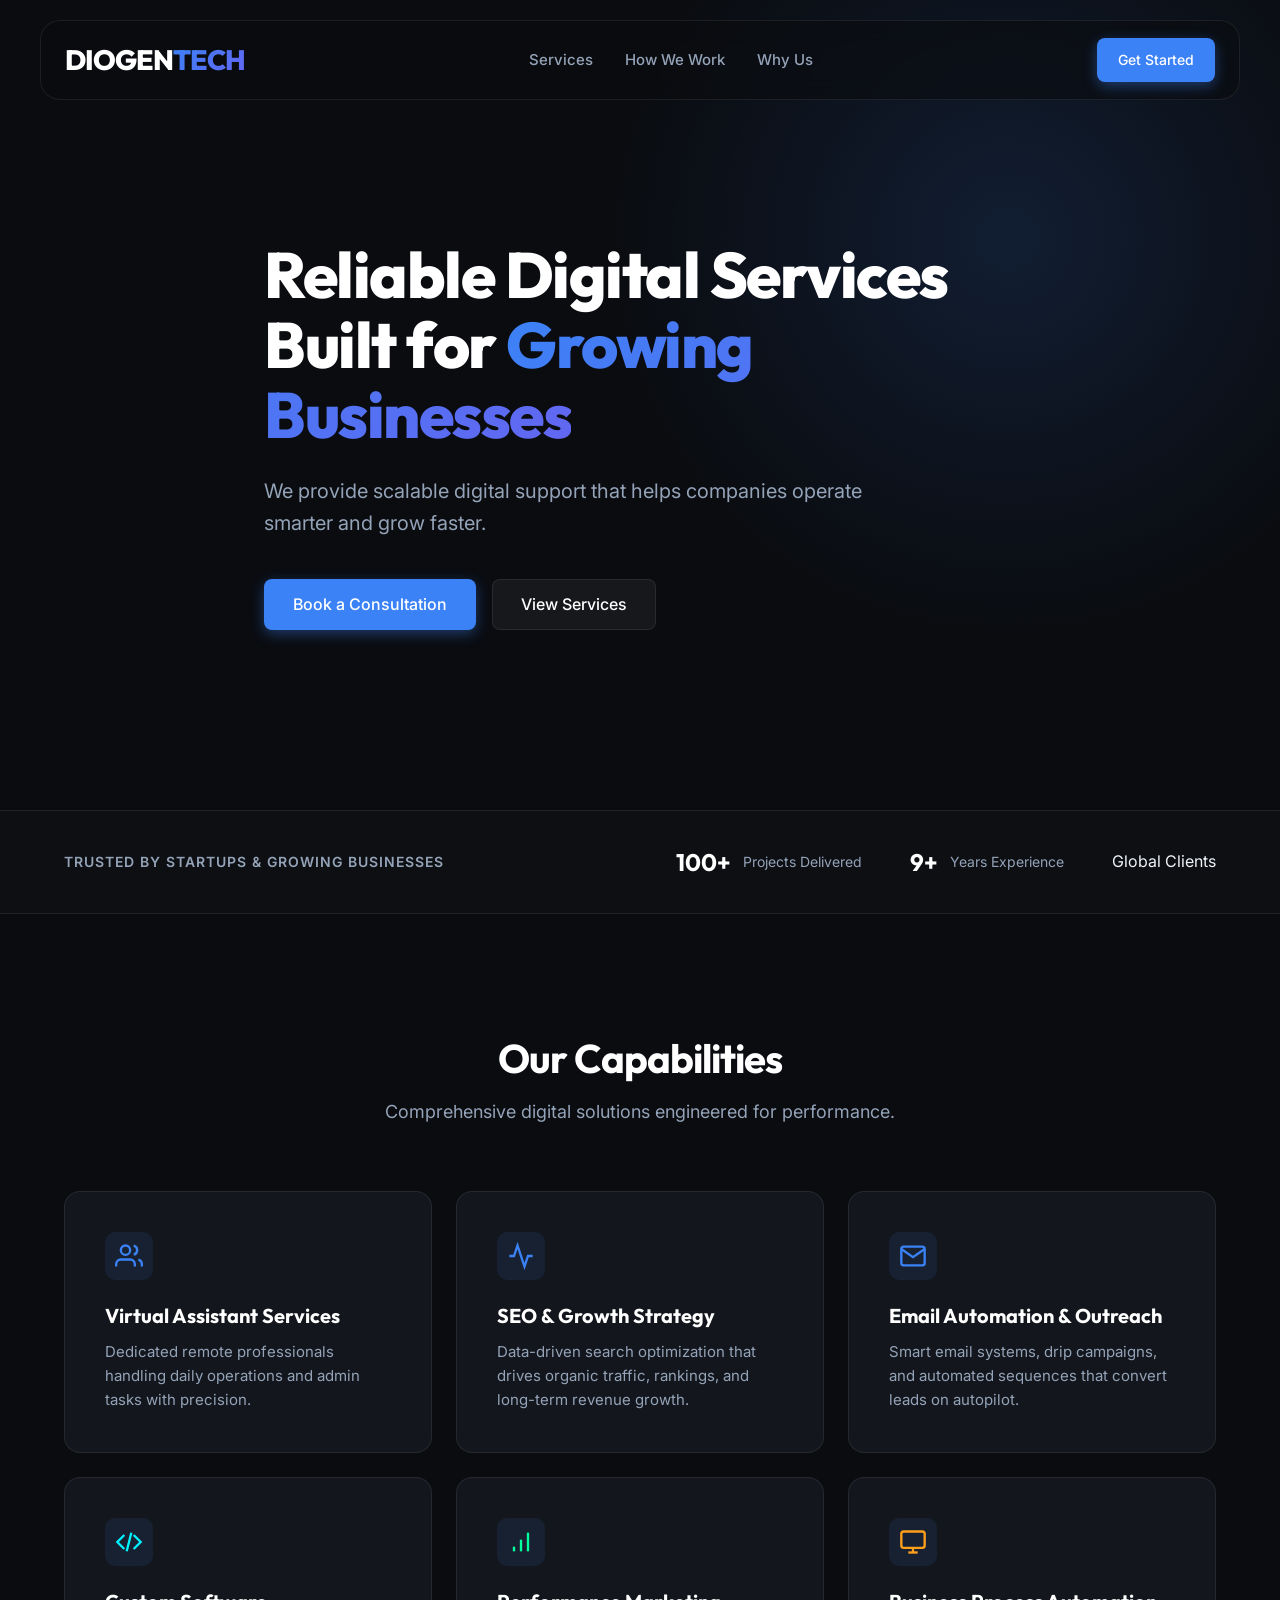
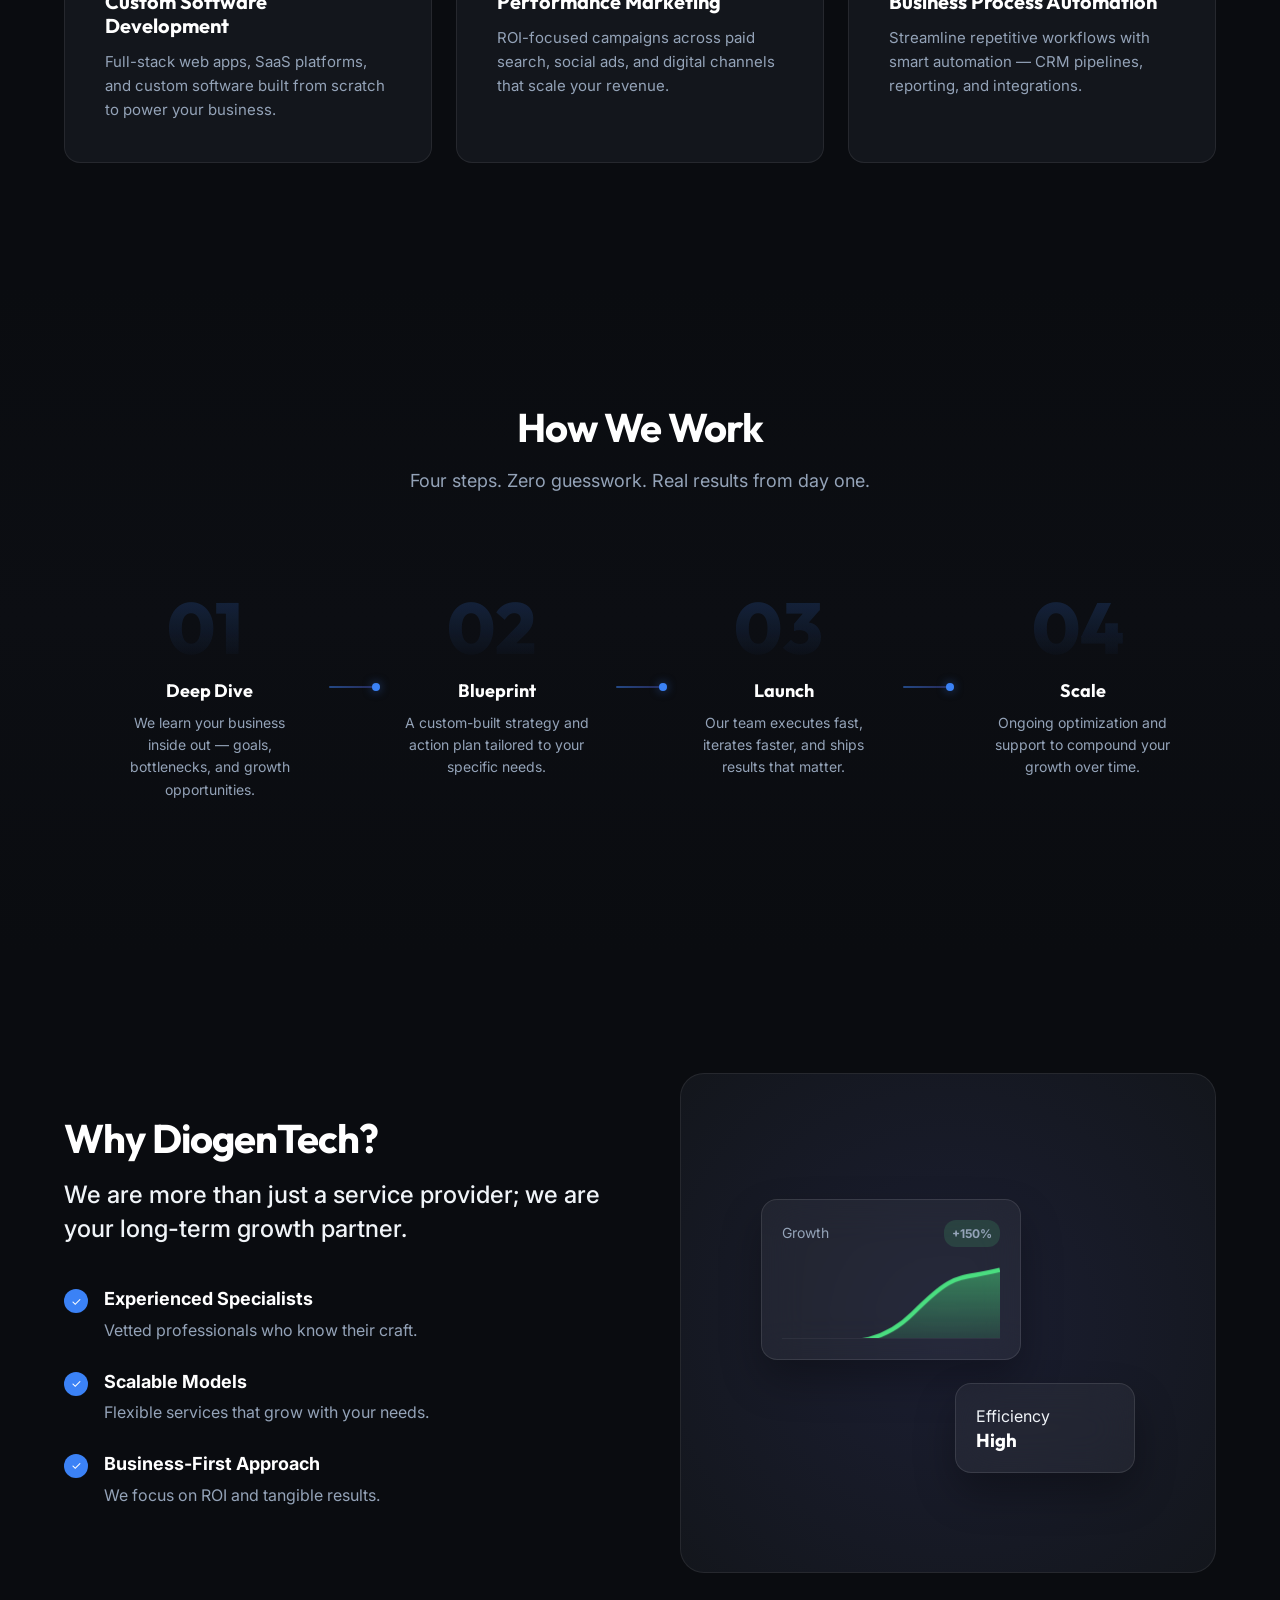
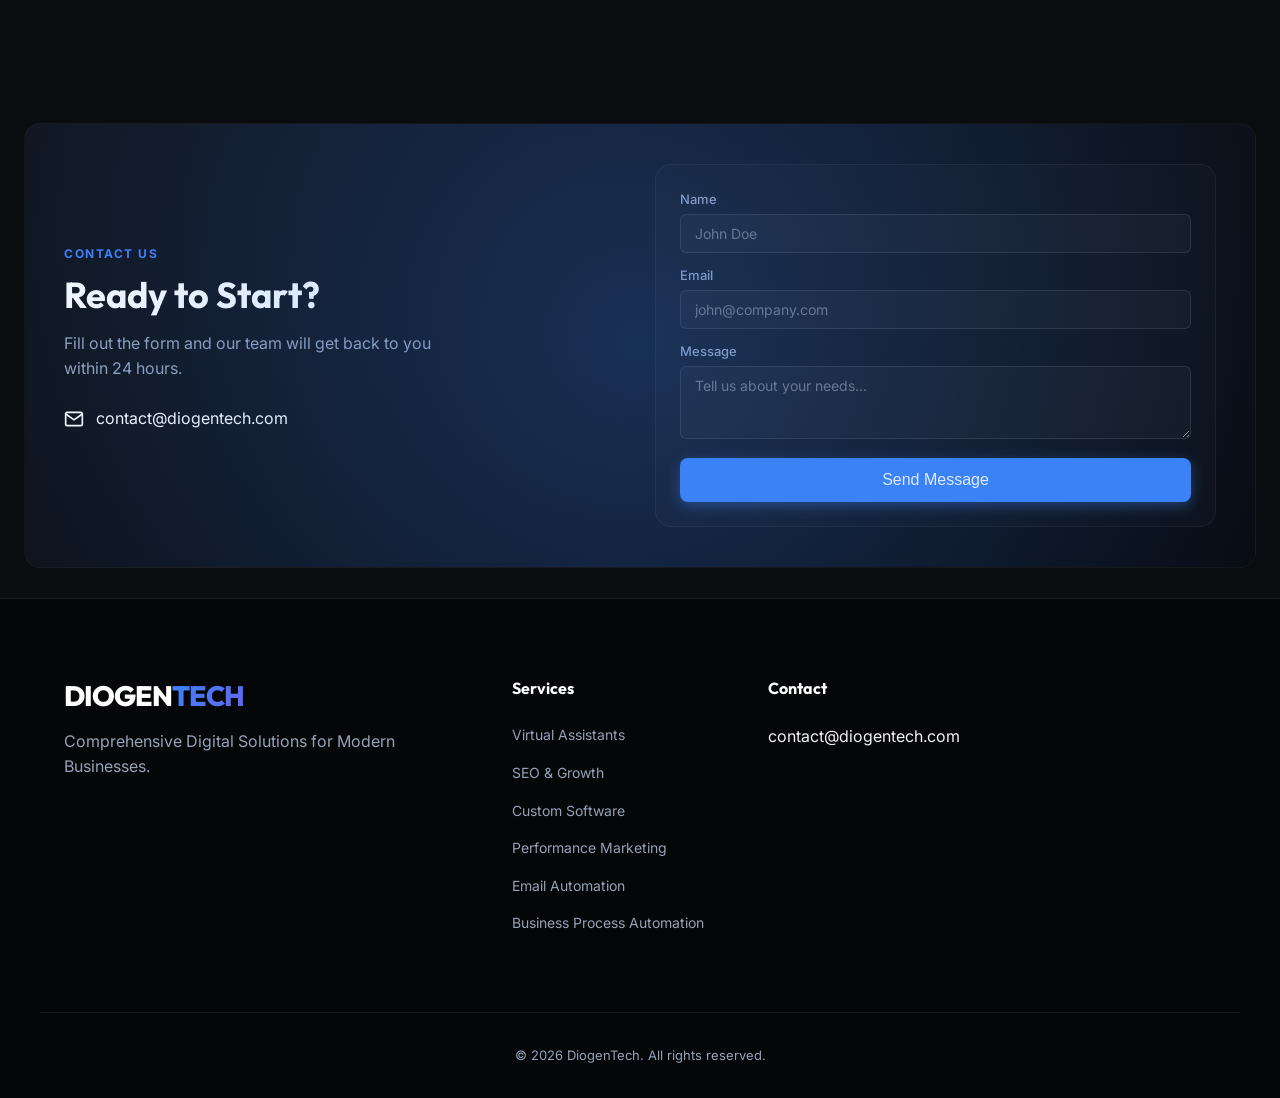
<file: index.html>
<!DOCTYPE html>
<html lang="en">

<head>
    <meta charset="UTF-8">
    <meta name="viewport" content="width=device-width, initial-scale=1.0">
    <meta name="description"
        content="DiogenTech delivers reliable digital services built for growing businesses. Virtual assistants, SEO, Web Design, and more.">
    <title>DiogenTech | Smart Digital Services</title>
    <link rel="preconnect" href="https://fonts.googleapis.com">
    <link rel="preconnect" href="https://fonts.gstatic.com" crossorigin>
    <link
        href="https://fonts.googleapis.com/css2?family=Inter:wght@300;400;500;600;700;800&family=Outfit:wght@500;700&display=swap"
        rel="stylesheet">
    <link rel="stylesheet" href="styles.css?v=2">
</head>

<body>
    <!-- Mobile Nav Overlay -->
    <div class="mobile-nav-overlay" style="display:none;opacity:0;visibility:hidden;"></div>
    <nav class="mobile-nav" style="display:none;visibility:hidden;">
        <a href="#services">Services</a>
        <a href="#process">How It Works</a>
        <a href="#about">Why Us</a>
        <a href="#contact">Contact</a>
    </nav>

    <!-- Navigation -->
    <header class="site-header">
        <div class="container header-container">
            <a href="#" class="logo">DIOGEN<span>TECH</span></a>
            <nav class="main-nav">
                <ul>
                    <li><a href="#services">Services</a></li>
                    <li><a href="#process">How We Work</a></li>
                    <li><a href="#about">Why Us</a></li>
                </ul>
            </nav>
            <div style="display: flex; gap: 16px; align-items: center;">
                <a href="#contact" class="btn btn-primary btn-sm hidden-mobile">Get Started</a>
                <button class="mobile-menu-toggle" style="display:none;">☰</button>
            </div>
        </div>
    </header>

    <!-- Hero Section -->
    <section class="hero-section">
        <div class="hero-bg-accent"></div>
        <div class="container hero-content">
            <h1 class="hero-title">Reliable Digital Services <br>Built for <span class="text-gradient">Growing
                    Businesses</span></h1>
            <p class="hero-subtitle">We provide scalable digital support that helps companies operate smarter and grow
                faster.</p>
            <div class="hero-cta-group">
                <a href="#contact" class="btn btn-primary">Book a Consultation</a>
                <a href="#services" class="btn btn-secondary">View Services</a>
            </div>
        </div>
    </section>

    <!-- Trust Strip -->
    <section class="trust-strip">
        <div class="container trust-container">
            <p class="trust-label">Trusted by startups & growing businesses</p>
            <div class="trust-metrics">
                <div class="metric-item">
                    <span class="metric-value">100+</span>
                    <span class="metric-desc">Projects Delivered</span>
                </div>
                <div class="metric-item">
                    <span class="metric-value">9+</span>
                    <span class="metric-desc">Years Experience</span>
                </div>
                <div class="metric-item">
                    <span class="metric-label">Global Clients</span>
                </div>
            </div>
        </div>
    </section>

    <!-- Services Section -->
    <section id="services" class="services-section">
        <div class="container">
            <div class="section-header">
                <h2 class="section-title">Our Capabilities</h2>
                <p class="section-desc">Comprehensive digital solutions engineered for performance.</p>
            </div>
            <div class="services-grid">
                <!-- Service 1 -->
                <a href="virtual-assistant.html" class="service-card">
                    <div class="service-icon">
                        <svg viewBox="0 0 24 24" fill="none" stroke="currentColor" stroke-width="2">
                            <path d="M17 21v-2a4 4 0 0 0-4-4H5a4 4 0 0 0-4 4v2" />
                            <circle cx="9" cy="7" r="4" />
                            <path d="M23 21v-2a4 4 0 0 0-3-3.87" />
                            <path d="M16 3.13a4 4 0 0 1 0 7.75" />
                        </svg>
                    </div>
                    <h3>Virtual Assistant Services</h3>
                    <p>Dedicated remote professionals handling daily operations and admin tasks with precision.</p>
                </a>
                <!-- Service 2 -->
                <a href="seo-growth.html" class="service-card">
                    <div class="service-icon">
                        <svg viewBox="0 0 24 24" fill="none" stroke="currentColor" stroke-width="2">
                            <polyline points="22 12 18 12 15 21 9 3 6 12 2 12" />
                        </svg>
                    </div>
                    <h3>SEO &amp; Growth Strategy</h3>
                    <p>Data-driven search optimization that drives organic traffic, rankings, and long-term revenue
                        growth.</p>
                </a>
                <!-- Service 3 -->
                <a href="email-automation.html" class="service-card">
                    <div class="service-icon">
                        <svg viewBox="0 0 24 24" fill="none" stroke="currentColor" stroke-width="2">
                            <path d="M4 4h16c1.1 0 2 .9 2 2v12c0 1.1-.9 2-2 2H4c-1.1 0-2-.9-2-2V6c0-1.1.9-2 2-2z" />
                            <path d="M22 6l-10 7L2 6" />
                        </svg>
                    </div>
                    <h3>Email Automation &amp; Outreach</h3>
                    <p>Smart email systems, drip campaigns, and automated sequences that convert leads on autopilot.</p>
                </a>
                <!-- Service 4 -->
                <a href="custom-software.html" class="service-card">
                    <div class="service-icon">
                        <svg viewBox="0 0 24 24" fill="none" stroke="#00f3ff" stroke-width="2">
                            <polyline points="16 18 22 12 16 6" />
                            <polyline points="8 6 2 12 8 18" />
                            <line x1="14" y1="4" x2="10" y2="20" />
                        </svg>
                    </div>
                    <h3>Custom Software Development</h3>
                    <p>Full-stack web apps, SaaS platforms, and custom software built from scratch to power your
                        business.</p>
                </a>
                <!-- Service 5 -->
                <div class="service-card" onclick="window.location.href='performance-marketing.html'"
                    style="cursor: pointer;">
                    <div class="service-icon">
                        <svg viewBox="0 0 24 24" fill="none" stroke="#00ff9d" stroke-width="2">
                            <path d="M12 20V10" />
                            <path d="M18 20V4" />
                            <path d="M6 20v-4" />
                        </svg>
                    </div>
                    <h3>Performance Marketing</h3>
                    <p>ROI-focused campaigns across paid search, social ads, and digital channels that scale your
                        revenue.</p>
                </div>
                <!-- Service 6 -->
                <div class="service-card" onclick="window.location.href='process-automation.html'"
                    style="cursor: pointer;">
                    <div class="service-icon">
                        <svg viewBox="0 0 24 24" fill="none" stroke="#FF9F1C" stroke-width="2">
                            <rect x="2" y="3" width="20" height="14" rx="2" />
                            <line x1="8" y1="21" x2="16" y2="21" />
                            <line x1="12" y1="17" x2="12" y2="21" />
                        </svg>
                    </div>
                    <h3>Business Process Automation</h3>
                    <p>Streamline repetitive workflows with smart automation — CRM pipelines, reporting, and
                        integrations.</p>
                </div>
            </div>
        </div>
    </section>

    <!-- How We Work Section -->
    <section id="process" class="process-section">
        <div class="container">
            <div class="section-header">
                <h2 class="section-title">How We Work</h2>
                <p class="section-desc">Four steps. Zero guesswork. Real results from day one.</p>
            </div>
            <div class="process-steps">
                <div class="step-item">
                    <div class="step-number">01</div>
                    <h4>Deep Dive</h4>
                    <p>We learn your business inside out — goals, bottlenecks, and growth opportunities.</p>
                </div>
                <div class="step-connector"></div>
                <div class="step-item">
                    <div class="step-number">02</div>
                    <h4>Blueprint</h4>
                    <p>A custom-built strategy and action plan tailored to your specific needs.</p>
                </div>
                <div class="step-connector"></div>
                <div class="step-item">
                    <div class="step-number">03</div>
                    <h4>Launch</h4>
                    <p>Our team executes fast, iterates faster, and ships results that matter.</p>
                </div>
                <div class="step-connector"></div>
                <div class="step-item">
                    <div class="step-number">04</div>
                    <h4>Scale</h4>
                    <p>Ongoing optimization and support to compound your growth over time.</p>
                </div>
            </div>
        </div>
    </section>

    <!-- Why Choose Us Section -->
    <section id="about" class="why-us-section">
        <div class="container why-us-grid">
            <div class="why-us-content">
                <h2 class="section-title">Why DiogenTech?</h2>
                <p class="why-us-intro">We are more than just a service provider; we are your long-term growth partner.
                </p>
                <ul class="why-us-list">
                    <li>
                        <div class="list-icon">✓</div>
                        <div>
                            <strong>Experienced Specialists</strong>
                            <p>Vetted professionals who know their craft.</p>
                        </div>
                    </li>
                    <li>
                        <div class="list-icon">✓</div>
                        <div>
                            <strong>Scalable Models</strong>
                            <p>Flexible services that grow with your needs.</p>
                        </div>
                    </li>
                    <li>
                        <div class="list-icon">✓</div>
                        <div>
                            <strong>Business-First Approach</strong>
                            <p>We focus on ROI and tangible results.</p>
                        </div>
                    </li>
                </ul>
            </div>
            <div class="why-us-visual">
                <div class="abstract-shape"></div>
                <div class="card-visual card-1">
                    <div class="card-header">
                        <span>Growth</span>
                        <span class="badge-success">+150%</span>
                    </div>
                    <div class="graph-wrapper">
                        <svg viewBox="0 0 100 50" preserveAspectRatio="none">
                            <defs>
                                <linearGradient id="gradient-growth" x1="0" y1="0" x2="0" y2="1">
                                    <stop offset="0%" stop-color="#4ade80" stop-opacity="0.5" />
                                    <stop offset="100%" stop-color="#4ade80" stop-opacity="0" />
                                </linearGradient>
                            </defs>
                            <path class="graph-path-fill" d="M0,50 L0,40 C20,35 40,45 60,25 S80,10 100,5 V50 Z"
                                fill="url(#gradient-growth)"></path>
                            <path class="graph-path-line" d="M0,40 C20,35 40,45 60,25 S80,10 100,5" fill="none"
                                stroke="#4ade80" stroke-width="2"></path>
                        </svg>
                    </div>
                </div>
                <div class="card-visual card-2">
                    <span>Efficiency</span>
                    <h3>High</h3>
                </div>
            </div>
        </div>
    </section>

    <!-- Contact Section -->
    <section id="contact" class="cta-section">
        <div class="cta-bg-glimmer"></div>
        <div class="container cta-grid">
            <!-- Left: Content -->
            <div class="cta-text-content">
                <span class="text-gradient"
                    style="font-weight: 700; letter-spacing: 1.5px; text-transform: uppercase; font-size: 12px; display: block; margin-bottom: 12px;">Contact
                    Us</span>
                <h2 class="cta-title" style="font-size: 36px; margin-bottom: 16px; line-height: 1.1;">Ready to Start?
                </h2>
                <p class="cta-text"
                    style="font-size: 16px; color: var(--text-muted); max-width: 400px; margin-bottom: 24px;">
                    Fill out the form and our team will get back to you within 24 hours.
                </p>

                <div class="contact-methods" style="margin-top: 20px;">
                    <div style="margin-bottom: 16px; display: flex; align-items: center; gap: 12px; color: white;">
                        <svg width="20" height="20" fill="none" stroke="currentColor" stroke-width="2"
                            viewBox="0 0 24 24">
                            <path d="M4 4h16c1.1 0 2 .9 2 2v12c0 1.1-.9 2-2 2H4c-1.1 0-2-.9-2-2V6c0-1.1.9-2 2-2z">
                            </path>
                            <path d="M22 6l-10 7L2 6"></path>
                        </svg>
                        contact@diogentech.com
                    </div>
                </div>
            </div>

            <!-- Right: Form -->
            <div class="cta-form-wrapper"
                style="background: rgba(255,255,255,0.02); padding: 24px; border-radius: 16px; border: 1px solid rgba(255,255,255,0.05);">
                <form class="contact-form-detailed" name="contact" method="POST" data-netlify="true"
                    data-netlify-honeypot="bot-field">
                    <!-- Hidden honeypot field for spam protection -->
                    <input type="hidden" name="form-name" value="contact">
                    <p style="display:none;"><label>Don't fill this out: <input name="bot-field" /></label></p>

                    <div class="form-group">
                        <label for="name">Name</label>
                        <input type="text" id="name" name="name" placeholder="John Doe" required>
                    </div>
                    <div class="form-group">
                        <label for="email">Email</label>
                        <input type="email" id="email" name="email" placeholder="john@company.com" required>
                    </div>
                    <div class="form-group">
                        <label for="message">Message</label>
                        <textarea id="message" name="message" rows="3"
                            placeholder="Tell us about your needs..."></textarea>
                    </div>
                    <button type="submit" class="btn btn-primary btn-lg"
                        style="width: 100%; justify-content: center; font-size: 16px; padding: 12px;">Send
                        Message</button>
                </form>
            </div>
        </div>
    </section>

    <!-- Footer -->
    <footer class="site-footer">
        <div class="container footer-grid">
            <div class="footer-brand">
                <a href="index.html" class="logo footer-logo">DIOGEN<span>TECH</span></a>
                <p class="footer-tagline">Comprehensive Digital Solutions for Modern Businesses.</p>
            </div>
            <div class="footer-links">
                <h4>Services</h4>
                <ul>
                    <li><a href="virtual-assistant.html">Virtual Assistants</a></li>
                    <li><a href="seo-growth.html">SEO & Growth</a></li>
                    <li><a href="custom-software.html">Custom Software</a></li>
                    <li><a href="performance-marketing.html">Performance Marketing</a></li>
                    <li><a href="email-automation.html">Email Automation</a></li>
                    <li><a href="process-automation.html">Business Process Automation</a></li>
                </ul>
            </div>

            <div class="footer-contact">
                <h4>Contact</h4><br>
                <p><a href="mailto:contact@diogentech.com">contact@diogentech.com</a></p>
            </div>
        </div>
        <div class="container footer-bottom">
            <p>&copy; 2026 DiogenTech. All rights reserved.</p>
        </div>
    </footer>

    <script src="script.js?v=2"></script>
</body>

</html>
</file>
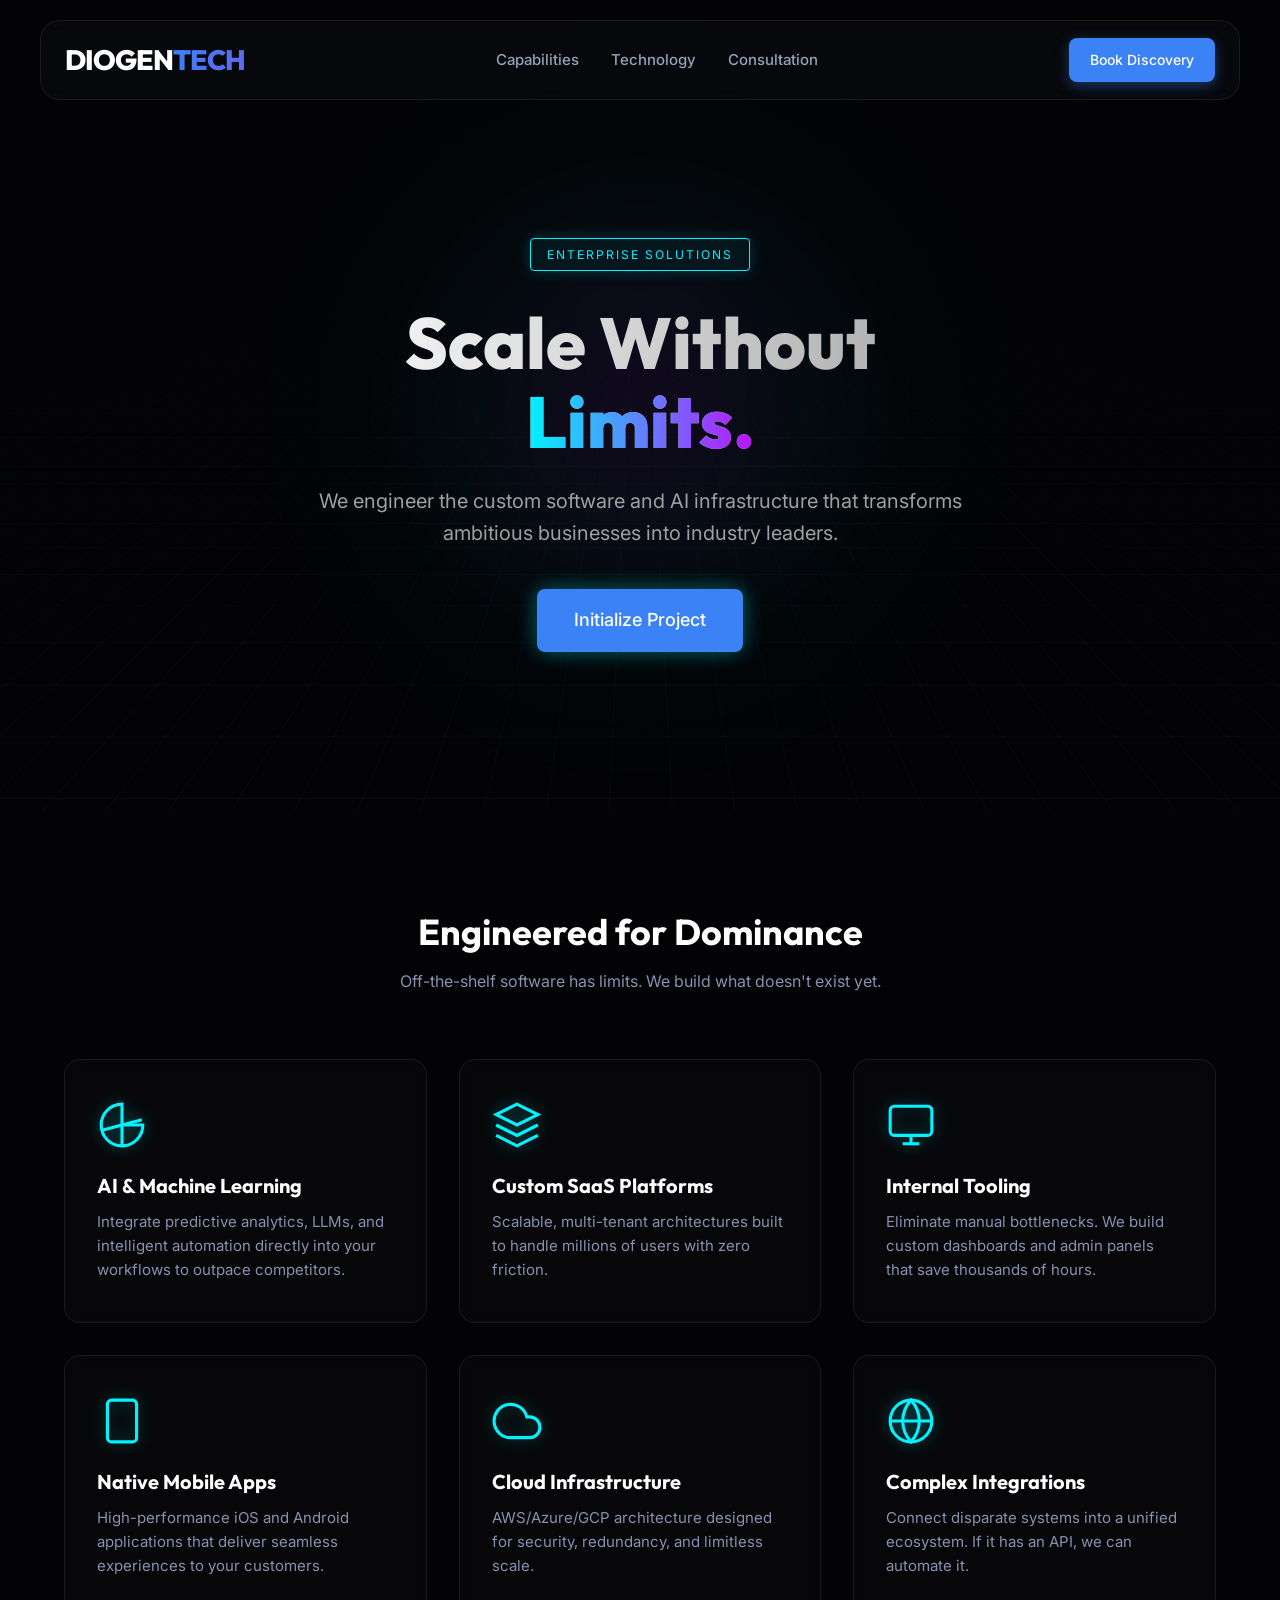
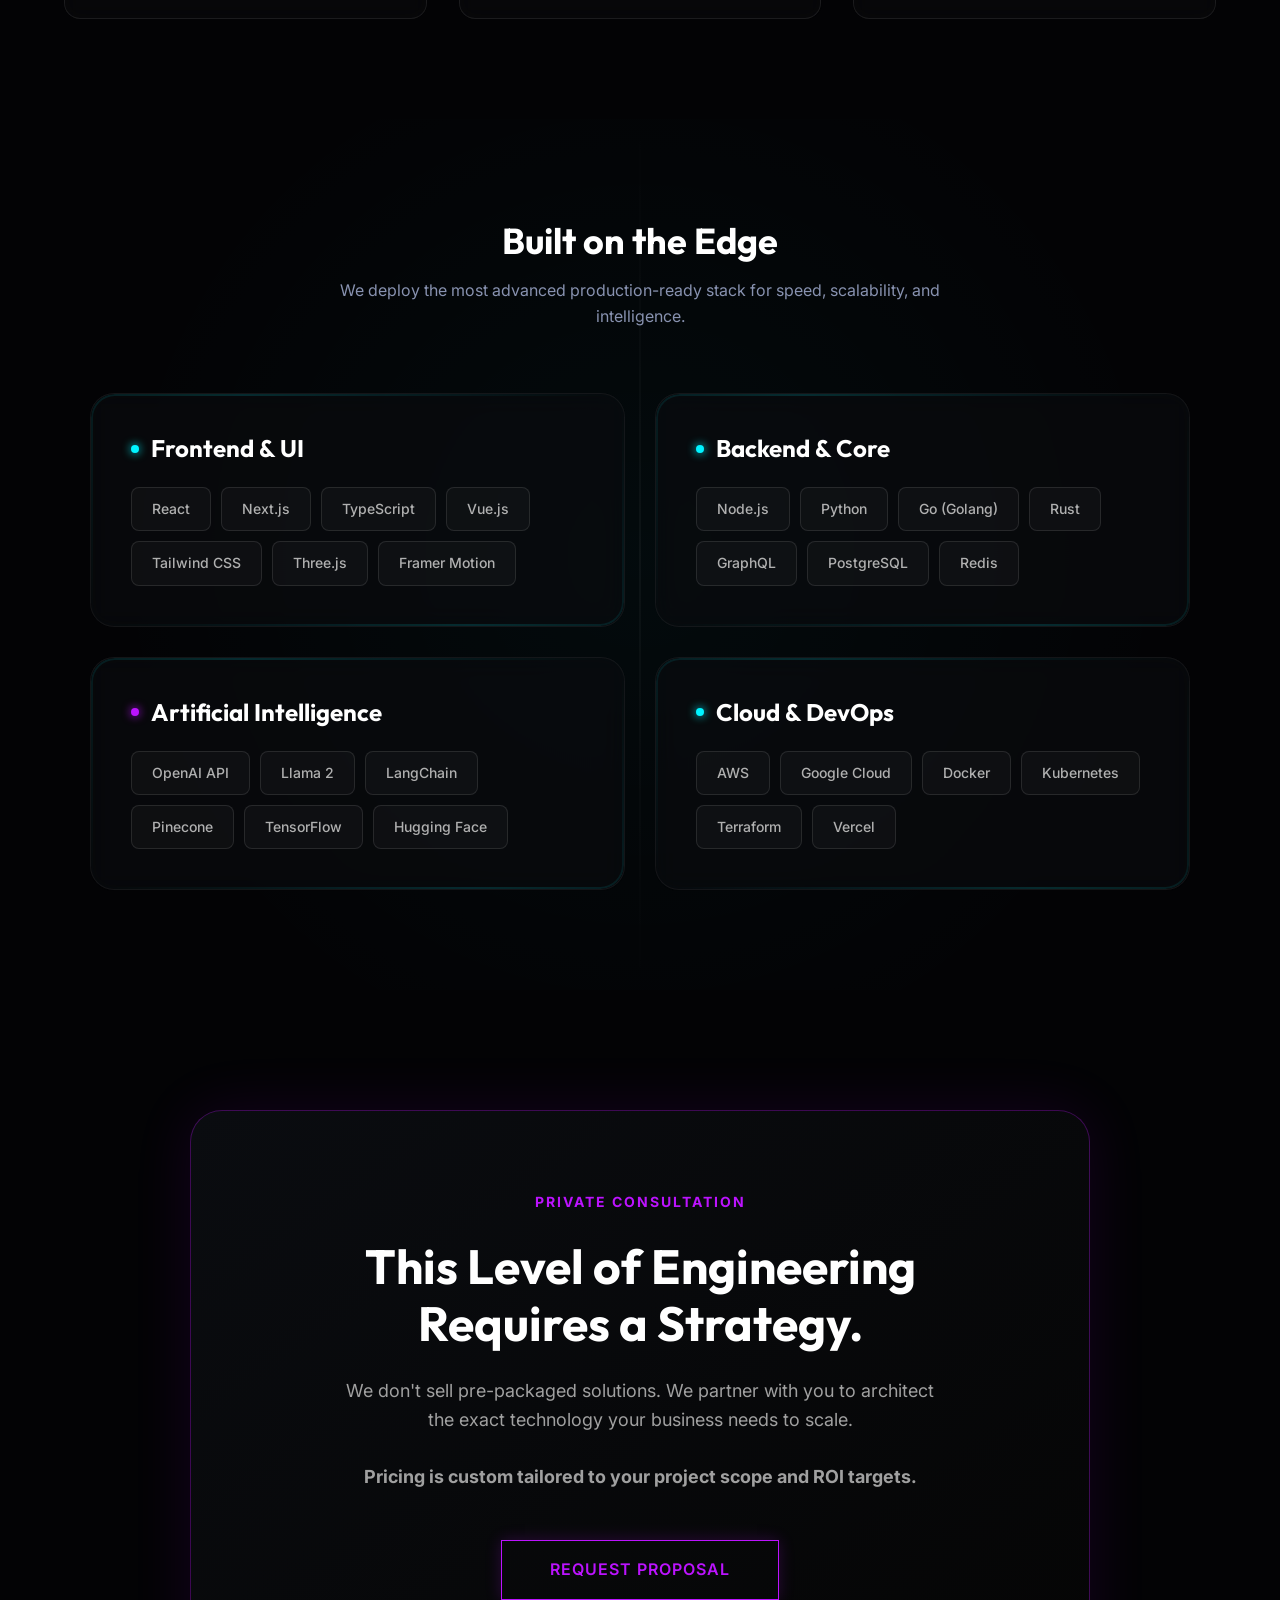
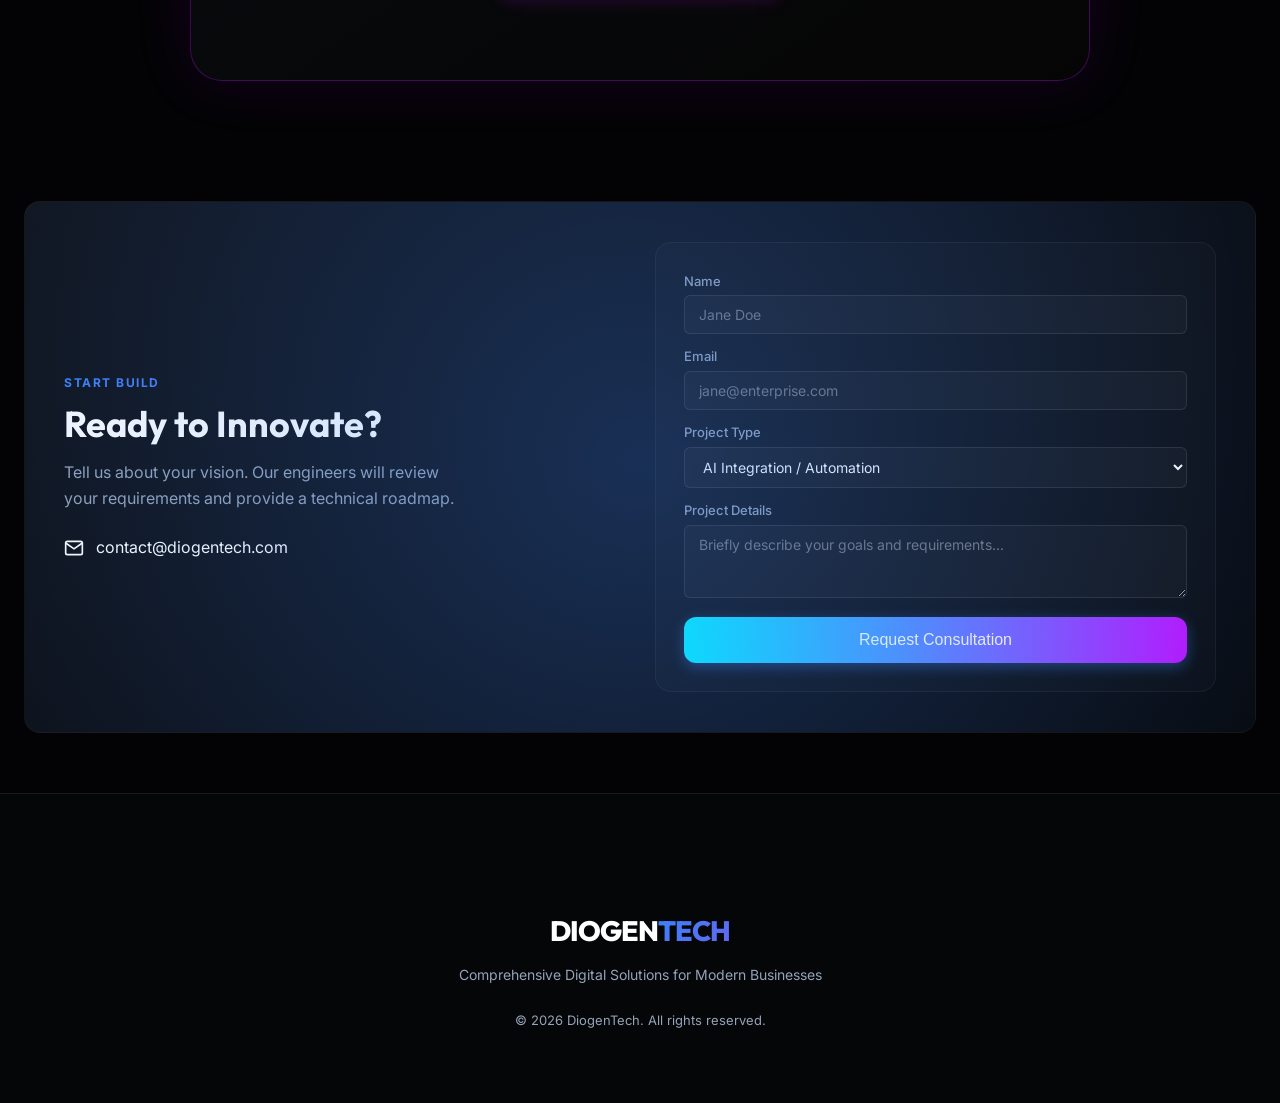
<file: custom-software.html>
<!DOCTYPE html>
<html lang="en">

<head>
    <meta charset="UTF-8">
    <meta name="viewport" content="width=device-width, initial-scale=1.0">
    <meta name="description"
        content="Enterprise-grade custom software and AI solutions. We build the technology that powers your next stage of growth.">
    <title>Custom Software & AI | DiogenTech</title>
    <link rel="preconnect" href="https://fonts.googleapis.com">
    <link rel="preconnect" href="https://fonts.gstatic.com" crossorigin>
    <link
        href="https://fonts.googleapis.com/css2?family=Inter:wght@300;400;500;600;700;800&family=Outfit:wght@500;700;800&display=swap"
        rel="stylesheet">
    <link rel="stylesheet" href="styles.css?v=2">
    <link rel="stylesheet" href="software-styles.css?v=1">
</head>

<body class="software-page">
    <!-- Mobile Nav (hidden by default, shown via JS) -->
    <div class="mobile-nav-overlay" style="display:none;opacity:0;visibility:hidden;"></div>
    <nav class="mobile-nav" style="display:none;visibility:hidden;">
        <a href="index.html">Home</a>
        <a href="#capabilities">Services</a>
        <a href="#consult">Consultation</a>
        <a href="#contact">Contact</a>
    </nav>

    <!-- Header -->
    <header class="site-header">
        <div class="container header-container">
            <a href="index.html" class="logo">DIOGEN<span>TECH</span></a>
            <nav class="main-nav">
                <ul>
                    <li><a href="#capabilities">Capabilities</a></li>
                    <li><a href="#tech">Technology</a></li>
                    <li><a href="#consult">Consultation</a></li>
                </ul>
            </nav>
            <div style="display:flex;gap:16px;align-items:center;">
                <a href="#consult" class="btn btn-primary btn-sm hidden-mobile">Book Discovery</a>
                <button class="mobile-menu-toggle" style="display:none;">☰</button>
            </div>
        </div>
    </header>

    <!-- Hero -->
    <section class="software-hero">
        <div class="hero-glow"></div>
        <div class="container hero-content">
            <div class="tech-tag">Enterprise Solutions</div>
            <h1 class="glitch-text">Scale Without <br><span class="glitch-accent">Limits.</span></h1>
            <p style="font-size: 20px; color: #a0a0a0; max-width: 700px; margin: 0 auto 40px; line-height: 1.6;">
                We engineer the custom software and AI infrastructure that transforms ambitious businesses into industry
                leaders.
            </p>
            <div style="display: flex; gap: 16px; justify-content: center;">
                <a href="#consult" class="btn btn-primary btn-lg"
                    style="box-shadow: 0 0 20px rgba(0, 243, 255, 0.4);">Initialize Project</a>
            </div>
        </div>
    </section>



    <!-- Capabilities / Tech Grid -->
    <section id="capabilities" style="padding: 100px 0; position: relative; z-index: 2;">
        <div class="container">
            <div class="section-header">
                <h2 style="font-size: 36px; color: white; margin-bottom: 16px; font-family: var(--font-heading);">
                    Engineered for Dominance
                </h2>
                <p style="color: #8892b0; max-width: 600px; margin: 0 auto;">
                    Off-the-shelf software has limits. We build what doesn't exist yet.
                </p>
            </div>

            <div class="tech-grid">
                <!-- AI Integration -->
                <div class="tech-card">
                    <div class="tech-icon">
                        <svg viewBox="0 0 24 24" fill="none" stroke="currentColor" stroke-width="1.5">
                            <path d="M12 2a10 10 0 1 0 10 10H12V2z" />
                            <path d="M12 12L2.5 14.5M12 12V22M12 12l9.5-2.5" />
                        </svg>
                    </div>
                    <h3>AI & Machine Learning</h3>
                    <p>Integrate predictive analytics, LLMs, and intelligent automation directly into your workflows to
                        outpace competitors.</p>
                </div>

                <!-- SaaS Development -->
                <div class="tech-card">
                    <div class="tech-icon">
                        <svg viewBox="0 0 24 24" fill="none" stroke="currentColor" stroke-width="1.5">
                            <polygon points="12 2 2 7 12 12 22 7 12 2" />
                            <polyline points="2 17 12 22 22 17" />
                            <polyline points="2 12 12 17 22 12" />
                        </svg>
                    </div>
                    <h3>Custom SaaS Platforms</h3>
                    <p>Scalable, multi-tenant architectures built to handle millions of users with zero friction.</p>
                </div>

                <!-- Process Automation -->
                <div class="tech-card">
                    <div class="tech-icon">
                        <svg viewBox="0 0 24 24" fill="none" stroke="currentColor" stroke-width="1.5">
                            <rect x="2" y="3" width="20" height="14" rx="2" ry="2" />
                            <line x1="8" y1="21" x2="16" y2="21" />
                            <line x1="12" y1="17" x2="12" y2="21" />
                        </svg>
                    </div>
                    <h3>Internal Tooling</h3>
                    <p>Eliminate manual bottlenecks. We build custom dashboards and admin panels that save thousands of
                        hours.</p>
                </div>

                <!-- Mobile Apps -->
                <div class="tech-card">
                    <div class="tech-icon">
                        <svg viewBox="0 0 24 24" fill="none" stroke="currentColor" stroke-width="1.5">
                            <rect x="5" y="2" width="14" height="20" rx="2" ry="2" />
                            <line x1="12" y1="18" x2="12.01" y2="18" />
                        </svg>
                    </div>
                    <h3>Native Mobile Apps</h3>
                    <p>High-performance iOS and Android applications that deliver seamless experiences to your
                        customers.</p>
                </div>

                <!-- Cloud Infrastructure -->
                <div class="tech-card">
                    <div class="tech-icon">
                        <svg viewBox="0 0 24 24" fill="none" stroke="currentColor" stroke-width="1.5">
                            <path d="M18 10h-1.26A8 8 0 1 0 9 20h9a5 5 0 0 0 0-10z" />
                        </svg>
                    </div>
                    <h3>Cloud Infrastructure</h3>
                    <p>AWS/Azure/GCP architecture designed for security, redundancy, and limitless scale.</p>
                </div>

                <!-- API Integration -->
                <div class="tech-card">
                    <div class="tech-icon">
                        <svg viewBox="0 0 24 24" fill="none" stroke="currentColor" stroke-width="1.5">
                            <circle cx="12" cy="12" r="10" />
                            <line x1="2" y1="12" x2="22" y2="12" />
                            <path
                                d="M12 2a15.3 15.3 0 0 1 4 10 15.3 15.3 0 0 1-4 10 15.3 15.3 0 0 1-4-10 15.3 15.3 0 0 1 4-10z" />
                        </svg>
                    </div>
                    <h3>Complex Integrations</h3>
                    <p>Connect disparate systems into a unified ecosystem. If it has an API, we can automate it.</p>
                </div>
            </div>
        </div>
    </section>

    <!-- Tech Stack / Tooling Section -->
    <section id="tech" class="tech-stack-section">
        <div class="container">
            <div class="section-header">
                <h2 style="font-size: 36px; color: white; margin-bottom: 16px; font-family: var(--font-heading);">
                    Built on the Edge
                </h2>
                <p style="color: #8892b0; max-width: 600px; margin: 0 auto;">
                    We deploy the most advanced production-ready stack for speed, scalability, and intelligence.
                </p>
            </div>

            <div class="stack-grid">
                <!-- Frontend -->
                <div class="stack-category">
                    <h3>Frontend & UI</h3>
                    <div class="stack-tags">
                        <span class="tech-pill">React</span>
                        <span class="tech-pill">Next.js</span>
                        <span class="tech-pill">TypeScript</span>
                        <span class="tech-pill">Vue.js</span>
                        <span class="tech-pill">Tailwind CSS</span>
                        <span class="tech-pill">Three.js</span>
                        <span class="tech-pill">Framer Motion</span>
                    </div>
                </div>

                <!-- Backend -->
                <div class="stack-category">
                    <h3>Backend & Core</h3>
                    <div class="stack-tags">
                        <span class="tech-pill">Node.js</span>
                        <span class="tech-pill">Python</span>
                        <span class="tech-pill">Go (Golang)</span>
                        <span class="tech-pill">Rust</span>
                        <span class="tech-pill">GraphQL</span>
                        <span class="tech-pill">PostgreSQL</span>
                        <span class="tech-pill">Redis</span>
                    </div>
                </div>

                <!-- AI & ML -->
                <div class="stack-category">
                    <h3>Artificial Intelligence</h3>
                    <div class="stack-tags">
                        <span class="tech-pill pill-ai">OpenAI API</span>
                        <span class="tech-pill pill-ai">Llama 2</span>
                        <span class="tech-pill pill-ai">LangChain</span>
                        <span class="tech-pill pill-ai">Pinecone</span>
                        <span class="tech-pill pill-ai">TensorFlow</span>
                        <span class="tech-pill pill-ai">Hugging Face</span>
                    </div>
                </div>

                <!-- Cloud -->
                <div class="stack-category">
                    <h3>Cloud & DevOps</h3>
                    <div class="stack-tags">
                        <span class="tech-pill">AWS</span>
                        <span class="tech-pill">Google Cloud</span>
                        <span class="tech-pill">Docker</span>
                        <span class="tech-pill">Kubernetes</span>
                        <span class="tech-pill">Terraform</span>
                        <span class="tech-pill">Vercel</span>
                    </div>
                </div>
            </div>
        </div>
    </section>

    <!-- Hidden Pricing / Consultation -->
    <section id="consult" class="consult-section">
        <div class="container">
            <div class="consult-card">
                <span class="consult-label">Private Consultation</span>
                <h2 class="consult-title">This Level of Engineering<br>Requires a Strategy.</h2>
                <p class="consult-desc">
                    We don't sell pre-packaged solutions. We partner with you to architect the exact technology your
                    business needs to scale.
                    <br><br>
                    <strong>Pricing is custom tailored to your project scope and ROI targets.</strong>
                </p>
                <div style="display: flex; gap: 20px; justify-content: center; flex-wrap: wrap;">
                    <a href="#contact" class="btn-neon">Request Proposal</a>
                </div>
            </div>
        </div>
    </section>

    <!-- Contact Form (Standard but styled for context) -->
    <section id="contact" class="cta-section" style="margin:0 24px 60px;">
        <div class="cta-bg-glimmer"></div>
        <div class="container cta-grid">
            <div class="cta-text-content">
                <span class="text-gradient"
                    style="font-weight:700;letter-spacing:1.5px;text-transform:uppercase;font-size:12px;display:block;margin-bottom:12px;">Start
                    Build</span>
                <h2 class="cta-title" style="font-size:36px;margin-bottom:16px;line-height:1.1;">Ready to Innovate?</h2>
                <p class="cta-text" style="font-size:16px;color:var(--text-muted);max-width:400px;margin-bottom:24px;">
                    Tell us about your vision. Our engineers will review your requirements and provide a technical
                    roadmap.
                </p>
                <div style="display:flex;align-items:center;gap:12px;color:white;margin-top:20px;">
                    <svg width="20" height="20" fill="none" stroke="currentColor" stroke-width="2" viewBox="0 0 24 24">
                        <path d="M4 4h16c1.1 0 2 .9 2 2v12c0 1.1-.9 2-2 2H4c-1.1 0-2-.9-2-2V6c0-1.1.9-2 2-2z" />
                        <path d="M22 6l-10 7L2 6" />
                    </svg>
                    contact@diogentech.com
                </div>
            </div>
            <div
                style="background:rgba(255,255,255,0.02);padding:28px;border-radius:16px;border:1px solid rgba(255,255,255,0.05);">
                <form class="contact-form-detailed" name="software-inquiry" method="POST" data-netlify="true"
                    data-netlify-honeypot="bot-field">
                    <input type="hidden" name="form-name" value="software-inquiry">
                    <p style="display:none;"><label>Don't fill this out: <input name="bot-field" /></label></p>
                    <div class="form-group"><label for="name">Name</label><input type="text" id="name" name="name"
                            placeholder="Jane Doe" required></div>
                    <div class="form-group"><label for="email">Email</label><input type="email" id="email" name="email"
                            placeholder="jane@enterprise.com" required></div>
                    <div class="form-group"><label for="project-type">Project Type</label>
                        <select id="project-type" name="project-type"
                            style="width:100%;background:rgba(255,255,255,0.03);border:1px solid rgba(255,255,255,0.1);border-radius:6px;padding:10px 14px;color:white;font-family:var(--font-sans);font-size:14px;">
                            <option value="ai-integration">AI Integration / Automation</option>
                            <option value="saas-platform">Custom SaaS Platform</option>
                            <option value="mobile-app">Mobile Application</option>
                            <option value="internal-tool">Internal Tooling / Dashboard</option>
                            <option value="other">Other / Consultation</option>
                        </select>
                    </div>
                    <div class="form-group"><label for="message">Project Details</label><textarea id="message"
                            name="message" rows="3"
                            placeholder="Briefly describe your goals and requirements..."></textarea></div>
                    <button type="submit" class="btn btn-primary"
                        style="width:100%;text-align:center;padding:14px;font-size:16px;border-radius:12px; background: linear-gradient(90deg, var(--neon-blue), var(--neon-purple)); border: none;">Request
                        Consultation</button>
                </form>
            </div>
        </div>
    </section>

    <!-- Footer -->
    <footer class="site-footer">
        <div class="container" style="text-align:center;padding:40px 24px;">
            <a href="index.html" class="logo" style="display:block;margin-bottom:16px;">DIOGEN<span>TECH</span></a>
            <p style="color:var(--text-muted);font-size:14px;margin-bottom:24px;">Comprehensive Digital Solutions for
                Modern Businesses</p>
            <p style="color:var(--text-muted);font-size:13px;">&copy; 2026 DiogenTech. All rights reserved.</p>
        </div>
    </footer>

    <script src="script.js?v=2"></script>
</body>

</html>
</file>
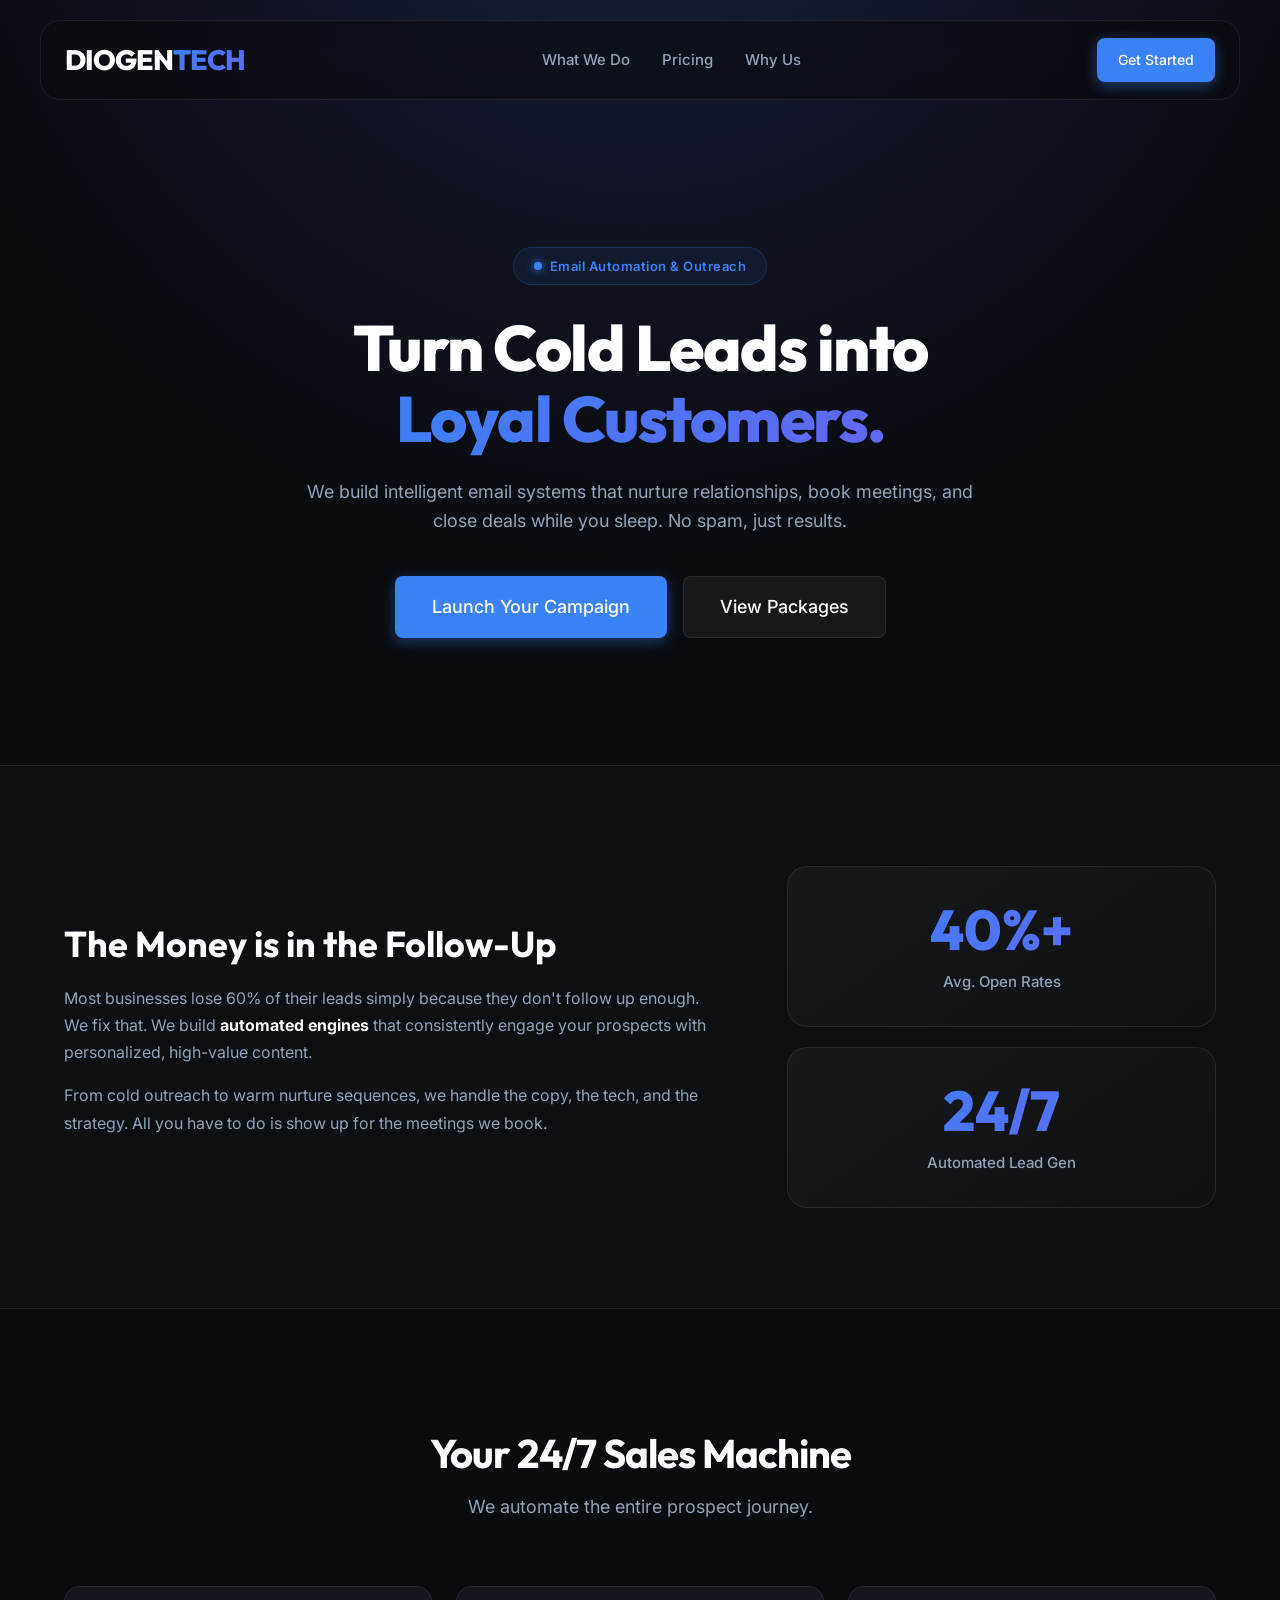
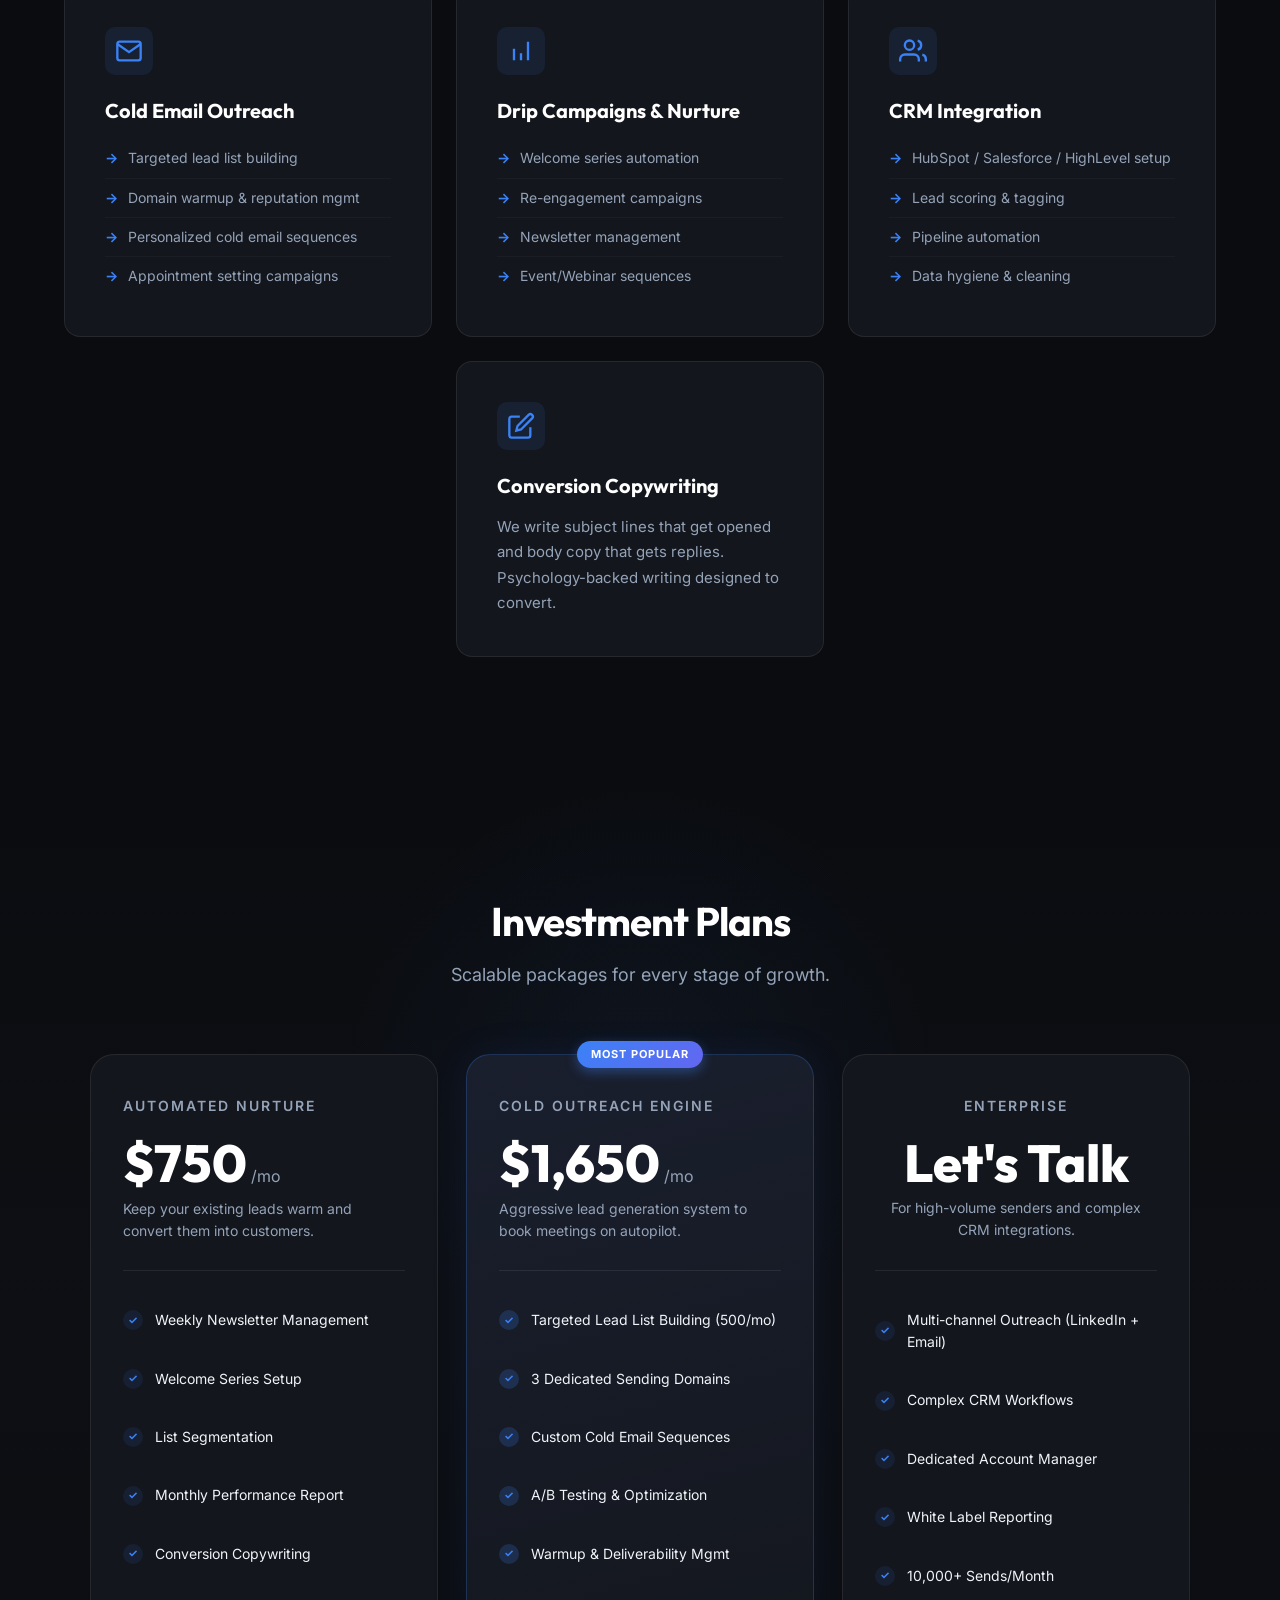
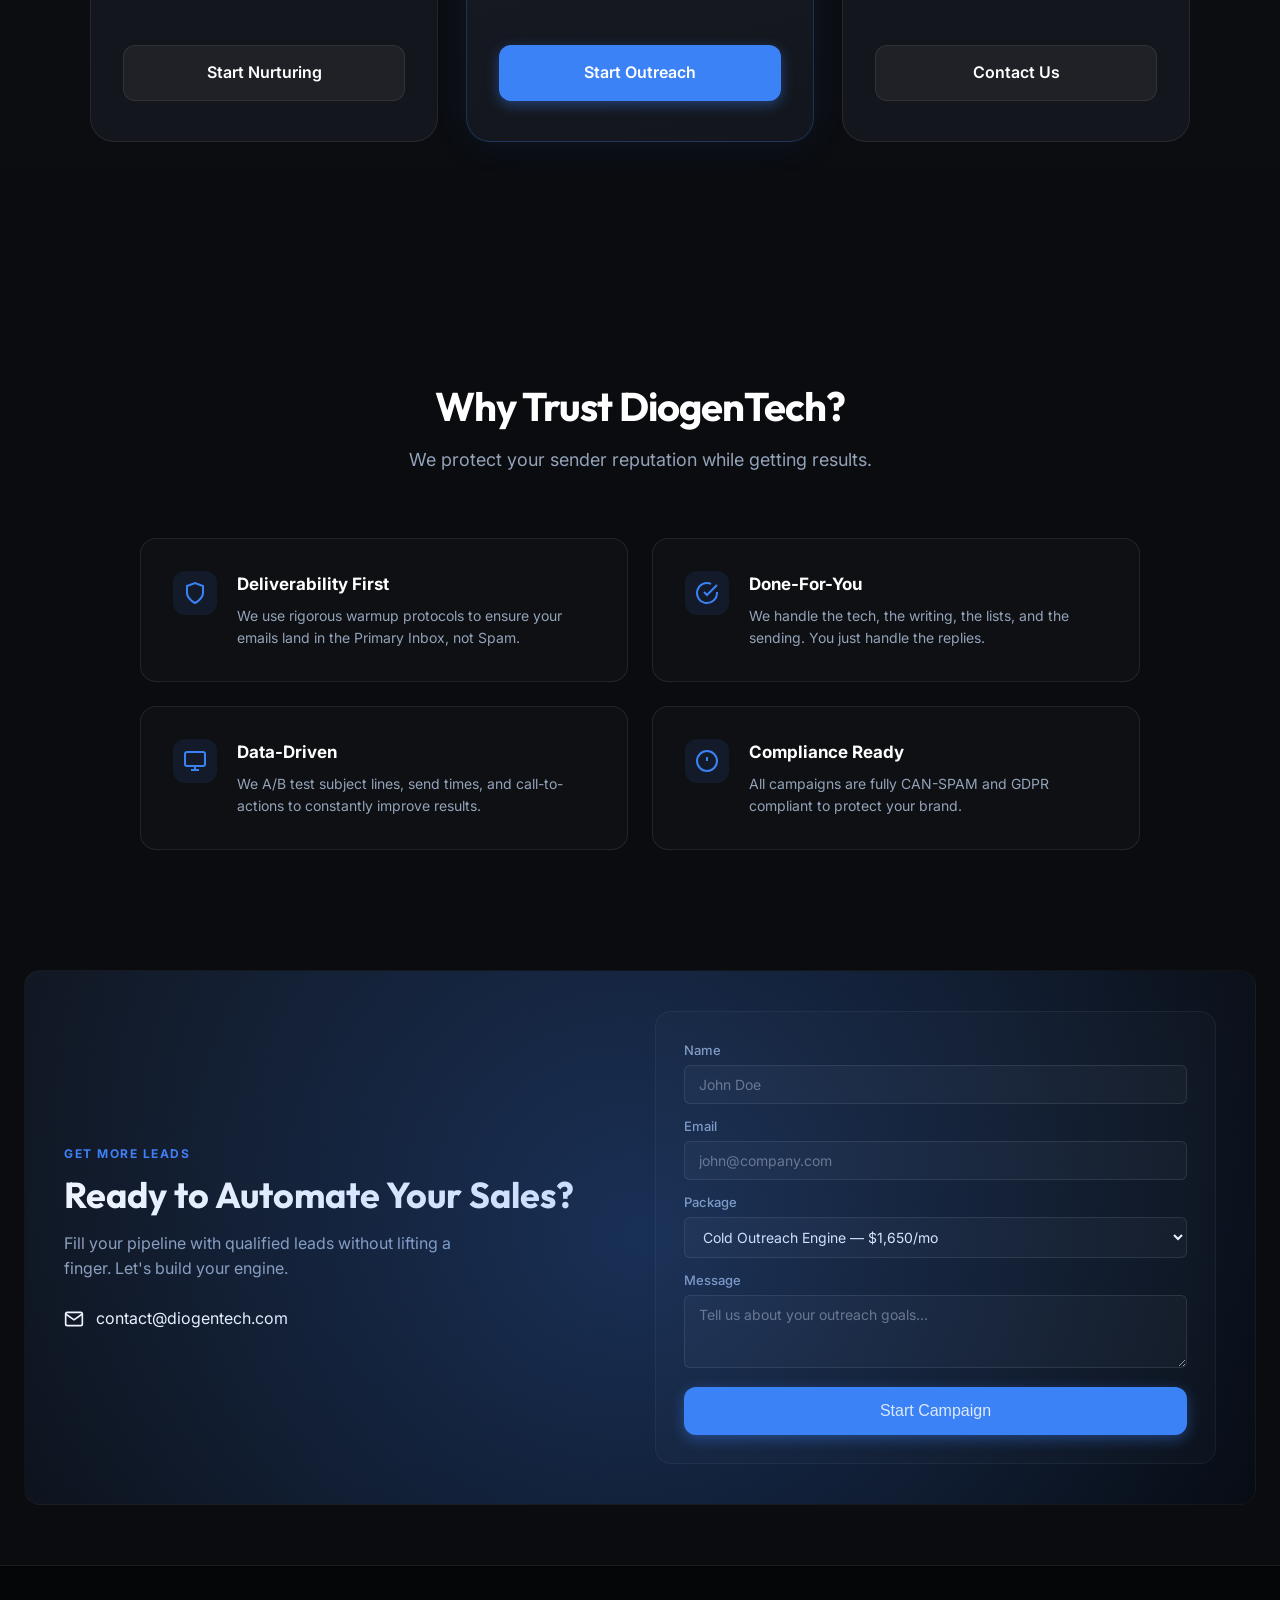
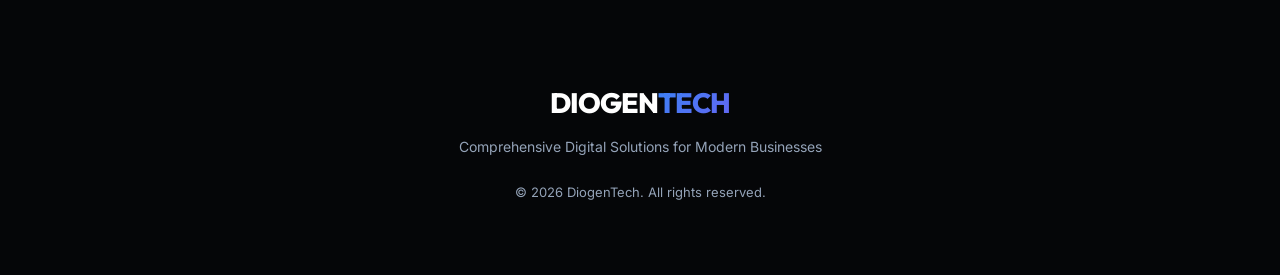
<file: email-automation.html>
<!DOCTYPE html>
<html lang="en">

<head>
    <meta charset="UTF-8">
    <meta name="viewport" content="width=device-width, initial-scale=1.0">
    <meta name="description"
        content="Automated email marketing and cold outreach campaigns that generate leads on autopilot. Starting at $750/mo.">
    <title>Email Automation & Outreach | DiogenTech</title>
    <link rel="preconnect" href="https://fonts.googleapis.com">
    <link rel="preconnect" href="https://fonts.gstatic.com" crossorigin>
    <link
        href="https://fonts.googleapis.com/css2?family=Inter:wght@300;400;500;600;700;800&family=Outfit:wght@500;700&display=swap"
        rel="stylesheet">
    <link rel="stylesheet" href="styles.css?v=2">
    <link rel="stylesheet" href="va-styles.css?v=2">
</head>

<body>
    <!-- Mobile Nav (hidden by default, shown via JS) -->
    <div class="mobile-nav-overlay" style="display:none;opacity:0;visibility:hidden;"></div>
    <nav class="mobile-nav" style="display:none;visibility:hidden;">
        <a href="index.html">Home</a>
        <a href="#capabilities">Services</a>
        <a href="#pricing">Pricing</a>
        <a href="#contact">Contact</a>
    </nav>

    <!-- Header -->
    <header class="site-header">
        <div class="container header-container">
            <a href="index.html" class="logo">DIOGEN<span>TECH</span></a>
            <nav class="main-nav">
                <ul>
                    <li><a href="#capabilities">What We Do</a></li>
                    <li><a href="#pricing">Pricing</a></li>
                    <li><a href="#why">Why Us</a></li>
                </ul>
            </nav>
            <div style="display:flex;gap:16px;align-items:center;">
                <a href="#contact" class="btn btn-primary btn-sm hidden-mobile">Get Started</a>
                <button class="mobile-menu-toggle" style="display:none;">☰</button>
            </div>
        </div>
    </header>

    <!-- Hero -->
    <section class="hero-section va-hero">
        <div class="hero-bg-accent"></div>
        <div class="container hero-content">
            <span class="benefit-tag">Email Automation & Outreach</span>
            <h1 class="hero-title">Turn Cold Leads into<br><span class="text-gradient">Loyal Customers.</span>
            </h1>
            <p class="hero-subtitle">We build intelligent email systems that nurture relationships, book meetings, and
                close deals while you sleep. No spam, just results.</p>
            <div class="hero-cta-group">
                <a href="#contact" class="btn btn-primary btn-lg">Launch Your Campaign</a>
                <a href="#pricing" class="btn btn-secondary btn-lg">View Packages</a>
            </div>
        </div>
    </section>

    <!-- Experience / Intro -->
    <section class="intro-section">
        <div class="container intro-grid">
            <div class="intro-text">
                <h2>The Money is in the Follow-Up</h2>
                <p>Most businesses lose 60% of their leads simply because they don't follow up enough. We fix that.
                    We build <strong>automated engines</strong> that consistently engage your prospects with
                    personalized,
                    high-value content.</p>
                <p>From cold outreach to warm nurture sequences, we handle the copy, the tech, and the strategy. All you
                    have to do is show up for the meetings we book.</p>
            </div>
            <div class="intro-stats">
                <div class="stat-card">
                    <span class="stat-val">40%+</span>
                    <span class="stat-label">Avg. Open Rates</span>
                </div>
                <div class="stat-card">
                    <span class="stat-val">24/7</span>
                    <span class="stat-label">Automated Lead Gen</span>
                </div>
            </div>
        </div>
    </section>

    <!-- Capabilities -->
    <section id="capabilities" class="services-section va-capabilities">
        <div class="container">
            <div class="section-header">
                <h2 class="section-title">Your 24/7 Sales Machine</h2>
                <p class="section-desc">We automate the entire prospect journey.</p>
            </div>
            <div class="services-grid">
                <!-- Cold Outreach -->
                <div class="service-card">
                    <div class="service-icon">
                        <svg viewBox="0 0 24 24" fill="none" stroke="currentColor" stroke-width="2">
                            <path d="M4 4h16c1.1 0 2 .9 2 2v12c0 1.1-.9 2-2 2H4c-1.1 0-2-.9-2-2V6c0-1.1.9-2 2-2z" />
                            <polyline points="22 6 12 13 2 6" />
                        </svg>
                    </div>
                    <h3>Cold Email Outreach</h3>
                    <ul class="task-list">
                        <li>Targeted lead list building</li>
                        <li>Domain warmup & reputation mgmt</li>
                        <li>Personalized cold email sequences</li>
                        <li>Appointment setting campaigns</li>
                    </ul>
                </div>
                <!-- Nurture Automation -->
                <div class="service-card">
                    <div class="service-icon">
                        <svg viewBox="0 0 24 24" fill="none" stroke="currentColor" stroke-width="2">
                            <path d="M12 20v-6M6 20V10M18 20V4" />
                        </svg>
                    </div>
                    <h3>Drip Campaigns & Nurture</h3>
                    <ul class="task-list">
                        <li>Welcome series automation</li>
                        <li>Re-engagement campaigns</li>
                        <li>Newsletter management</li>
                        <li>Event/Webinar sequences</li>
                    </ul>
                </div>
                <!-- CRM Sync -->
                <div class="service-card">
                    <div class="service-icon">
                        <svg viewBox="0 0 24 24" fill="none" stroke="currentColor" stroke-width="2">
                            <path d="M17 21v-2a4 4 0 0 0-4-4H5a4 4 0 0 0-4 4v2" />
                            <circle cx="9" cy="7" r="4" />
                            <path d="M23 21v-2a4 4 0 0 0-3-3.87" />
                            <path d="M16 3.13a4 4 0 0 1 0 7.75" />
                        </svg>
                    </div>
                    <h3>CRM Integration</h3>
                    <ul class="task-list">
                        <li>HubSpot / Salesforce / HighLevel setup</li>
                        <li>Lead scoring & tagging</li>
                        <li>Pipeline automation</li>
                        <li>Data hygiene & cleaning</li>
                    </ul>
                </div>
                <!-- Copywriting -->
                <div class="service-card">
                    <div class="service-icon">
                        <svg viewBox="0 0 24 24" fill="none" stroke="currentColor" stroke-width="2">
                            <path d="M11 4H4a2 2 0 0 0-2 2v14a2 2 0 0 0 2 2h14a2 2 0 0 0 2-2v-7" />
                            <path d="M18.5 2.5a2.121 2.121 0 0 1 3 3L12 15l-4 1 1-4 9.5-9.5z" />
                        </svg>
                    </div>
                    <h3>Conversion Copywriting</h3>
                    <p style="color:var(--text-muted);font-size:15px;line-height:1.7;">We write subject lines that get
                        opened and body copy that gets replies. Psychology-backed writing designed to convert.
                    </p>
                </div>
            </div>
        </div>
    </section>

    <!-- Pricing -->
    <section id="pricing" class="pricing-section">
        <div class="container">
            <div class="section-header">
                <h2 class="section-title">Investment Plans</h2>
                <p class="section-desc">Scalable packages for every stage of growth.</p>
            </div>
            <div class="pricing-grid">
                <!-- Essential -->
                <div class="pricing-card">
                    <span class="plan-name">Automated Nurture</span>
                    <div class="price-row"><span class="price-amount">$750</span><span class="price-period">/mo</span>
                    </div>
                    <p class="price-desc">Keep your existing leads warm and convert them into customers.</p>
                    <ul class="plan-features">
                        <li><span class="check-icon">✓</span>Weekly Newsletter Management</li>
                        <li><span class="check-icon">✓</span>Welcome Series Setup</li>
                        <li><span class="check-icon">✓</span>List Segmentation</li>
                        <li><span class="check-icon">✓</span>Monthly Performance Report</li>
                        <li><span class="check-icon">✓</span>Conversion Copywriting</li>
                    </ul>
                    <div class="pricing-cta"><a href="#contact" class="btn btn-secondary">Start Nurturing</a></div>
                </div>
                <!-- Growth -->
                <div class="pricing-card featured">
                    <span class="popular-badge">Most Popular</span>
                    <span class="plan-name">Cold Outreach Engine</span>
                    <div class="price-row"><span class="price-amount">$1,650</span><span class="price-period">/mo</span>
                    </div>
                    <p class="price-desc">Aggressive lead generation system to book meetings on autopilot.</p>
                    <ul class="plan-features">
                        <li><span class="check-icon">✓</span>Targeted Lead List Building (500/mo)</li>
                        <li><span class="check-icon">✓</span>3 Dedicated Sending Domains</li>
                        <li><span class="check-icon">✓</span>Custom Cold Email Sequences</li>
                        <li><span class="check-icon">✓</span>A/B Testing & Optimization</li>
                        <li><span class="check-icon">✓</span>Warmup & Deliverability Mgmt</li>
                    </ul>
                    <div class="pricing-cta"><a href="#contact" class="btn btn-primary">Start Outreach</a></div>
                </div>
                <!-- Custom -->
                <div class="pricing-card" style="text-align: center;">
                    <span class="plan-name">Enterprise</span>
                    <div class="price-row" style="justify-content: center;"><span class="price-amount">Let's Talk</span>
                    </div>
                    <p class="price-desc" style="width: 100%;">For high-volume senders and complex CRM integrations.</p>
                    <ul class="plan-features" style="display: inline-block; text-align: left; margin: 0 auto 32px;">
                        <li><span class="check-icon">✓</span>Multi-channel Outreach (LinkedIn + Email)</li>
                        <li><span class="check-icon">✓</span>Complex CRM Workflows</li>
                        <li><span class="check-icon">✓</span>Dedicated Account Manager</li>
                        <li><span class="check-icon">✓</span>White Label Reporting</li>
                        <li><span class="check-icon">✓</span>10,000+ Sends/Month</li>
                    </ul>
                    <div class="pricing-cta"><a href="#contact" class="btn btn-secondary">Contact Us</a></div>
                </div>
            </div>
        </div>
    </section>

    <!-- Why Choose Us -->
    <section id="why" class="why-section">
        <div class="container">
            <div class="section-header">
                <h2 class="section-title">Why Trust DiogenTech?</h2>
                <p class="section-desc">We protect your sender reputation while getting results.</p>
            </div>
            <div class="why-grid">
                <div class="why-card">
                    <div class="why-icon">
                        <svg viewBox="0 0 24 24" fill="none" stroke="currentColor" stroke-width="2">
                            <path d="M12 22s8-4 8-10V5l-8-3-8 3v7c0 6 8 10 8 10z" />
                        </svg>
                    </div>
                    <div><strong>Deliverability First</strong>
                        <p>We use rigorous warmup protocols to ensure your emails land in the Primary Inbox, not Spam.
                        </p>
                    </div>
                </div>
                <div class="why-card">
                    <div class="why-icon">
                        <svg viewBox="0 0 24 24" fill="none" stroke="currentColor" stroke-width="2">
                            <path d="M22 11.08V12a10 10 0 1 1-5.93-9.14" />
                            <polyline points="22 4 12 14.01 9 11.01" />
                        </svg>
                    </div>
                    <div><strong>Done-For-You</strong>
                        <p>We handle the tech, the writing, the lists, and the sending. You just handle the replies.</p>
                    </div>
                </div>
                <div class="why-card">
                    <div class="why-icon">
                        <svg viewBox="0 0 24 24" fill="none" stroke="currentColor" stroke-width="2">
                            <rect x="2" y="3" width="20" height="14" rx="2" ry="2" />
                            <line x1="8" y1="21" x2="16" y2="21" />
                            <line x1="12" y1="17" x2="12" y2="21" />
                        </svg>
                    </div>
                    <div><strong>Data-Driven</strong>
                        <p>We A/B test subject lines, send times, and call-to-actions to constantly improve results.</p>
                    </div>
                </div>
                <div class="why-card">
                    <div class="why-icon">
                        <svg viewBox="0 0 24 24" fill="none" stroke="currentColor" stroke-width="2">
                            <circle cx="12" cy="12" r="10" />
                            <line x1="12" y1="8" x2="12" y2="12" />
                            <line x1="12" y1="16" x2="12.01" y2="16" />
                        </svg>
                    </div>
                    <div><strong>Compliance Ready</strong>
                        <p>All campaigns are fully CAN-SPAM and GDPR compliant to protect your brand.</p>
                    </div>
                </div>
            </div>
        </div>
    </section>

    <!-- CTA / Contact -->
    <section id="contact" class="cta-section" style="margin:0 24px 60px;">
        <div class="cta-bg-glimmer"></div>
        <div class="container cta-grid">
            <div class="cta-text-content">
                <span class="text-gradient"
                    style="font-weight:700;letter-spacing:1.5px;text-transform:uppercase;font-size:12px;display:block;margin-bottom:12px;">Get
                    More Leads</span>
                <h2 class="cta-title" style="font-size:36px;margin-bottom:16px;line-height:1.1;">Ready to Automate Your
                    Sales?</h2>
                <p class="cta-text" style="font-size:16px;color:var(--text-muted);max-width:400px;margin-bottom:24px;">
                    Fill your pipeline with qualified leads without lifting a finger. Let's build your engine.
                </p>
                <div style="display:flex;align-items:center;gap:12px;color:white;margin-top:20px;">
                    <svg width="20" height="20" fill="none" stroke="currentColor" stroke-width="2" viewBox="0 0 24 24">
                        <path d="M4 4h16c1.1 0 2 .9 2 2v12c0 1.1-.9 2-2 2H4c-1.1 0-2-.9-2-2V6c0-1.1.9-2 2-2z" />
                        <path d="M22 6l-10 7L2 6" />
                    </svg>
                    contact@diogentech.com
                </div>
            </div>
            <div
                style="background:rgba(255,255,255,0.02);padding:28px;border-radius:16px;border:1px solid rgba(255,255,255,0.05);">
                <form class="contact-form-detailed" name="email-inquiry" method="POST" data-netlify="true"
                    data-netlify-honeypot="bot-field">
                    <input type="hidden" name="form-name" value="email-inquiry">
                    <p style="display:none;"><label>Don't fill this out: <input name="bot-field" /></label></p>
                    <div class="form-group"><label for="name">Name</label><input type="text" id="name" name="name"
                            placeholder="John Doe" required></div>
                    <div class="form-group"><label for="email">Email</label><input type="email" id="email" name="email"
                            placeholder="john@company.com" required></div>
                    <div class="form-group"><label for="package">Package</label>
                        <select id="package" name="package"
                            style="width:100%;background:rgba(255,255,255,0.03);border:1px solid rgba(255,255,255,0.1);border-radius:6px;padding:10px 14px;color:white;font-family:var(--font-sans);font-size:14px;">
                            <option value="starter">Automated Nurture — $750/mo</option>
                            <option value="growth" selected>Cold Outreach Engine — $1,650/mo</option>
                            <option value="custom">Enterprise / Custom</option>
                        </select>
                    </div>
                    <div class="form-group"><label for="message">Message</label><textarea id="message" name="message"
                            rows="3" placeholder="Tell us about your outreach goals..."></textarea></div>
                    <button type="submit" class="btn btn-primary"
                        style="width:100%;text-align:center;padding:14px;font-size:16px;border-radius:12px;">Start
                        Campaign</button>
                </form>
            </div>
        </div>
    </section>

    <!-- Footer -->
    <footer class="site-footer">
        <div class="container" style="text-align:center;padding:40px 24px;">
            <a href="index.html" class="logo" style="display:block;margin-bottom:16px;">DIOGEN<span>TECH</span></a>
            <p style="color:var(--text-muted);font-size:14px;margin-bottom:24px;">Comprehensive Digital Solutions for
                Modern Businesses</p>
            <p style="color:var(--text-muted);font-size:13px;">&copy; 2026 DiogenTech. All rights reserved.</p>
        </div>
    </footer>

    <script src="script.js?v=2"></script>
</body>

</html>
</file>
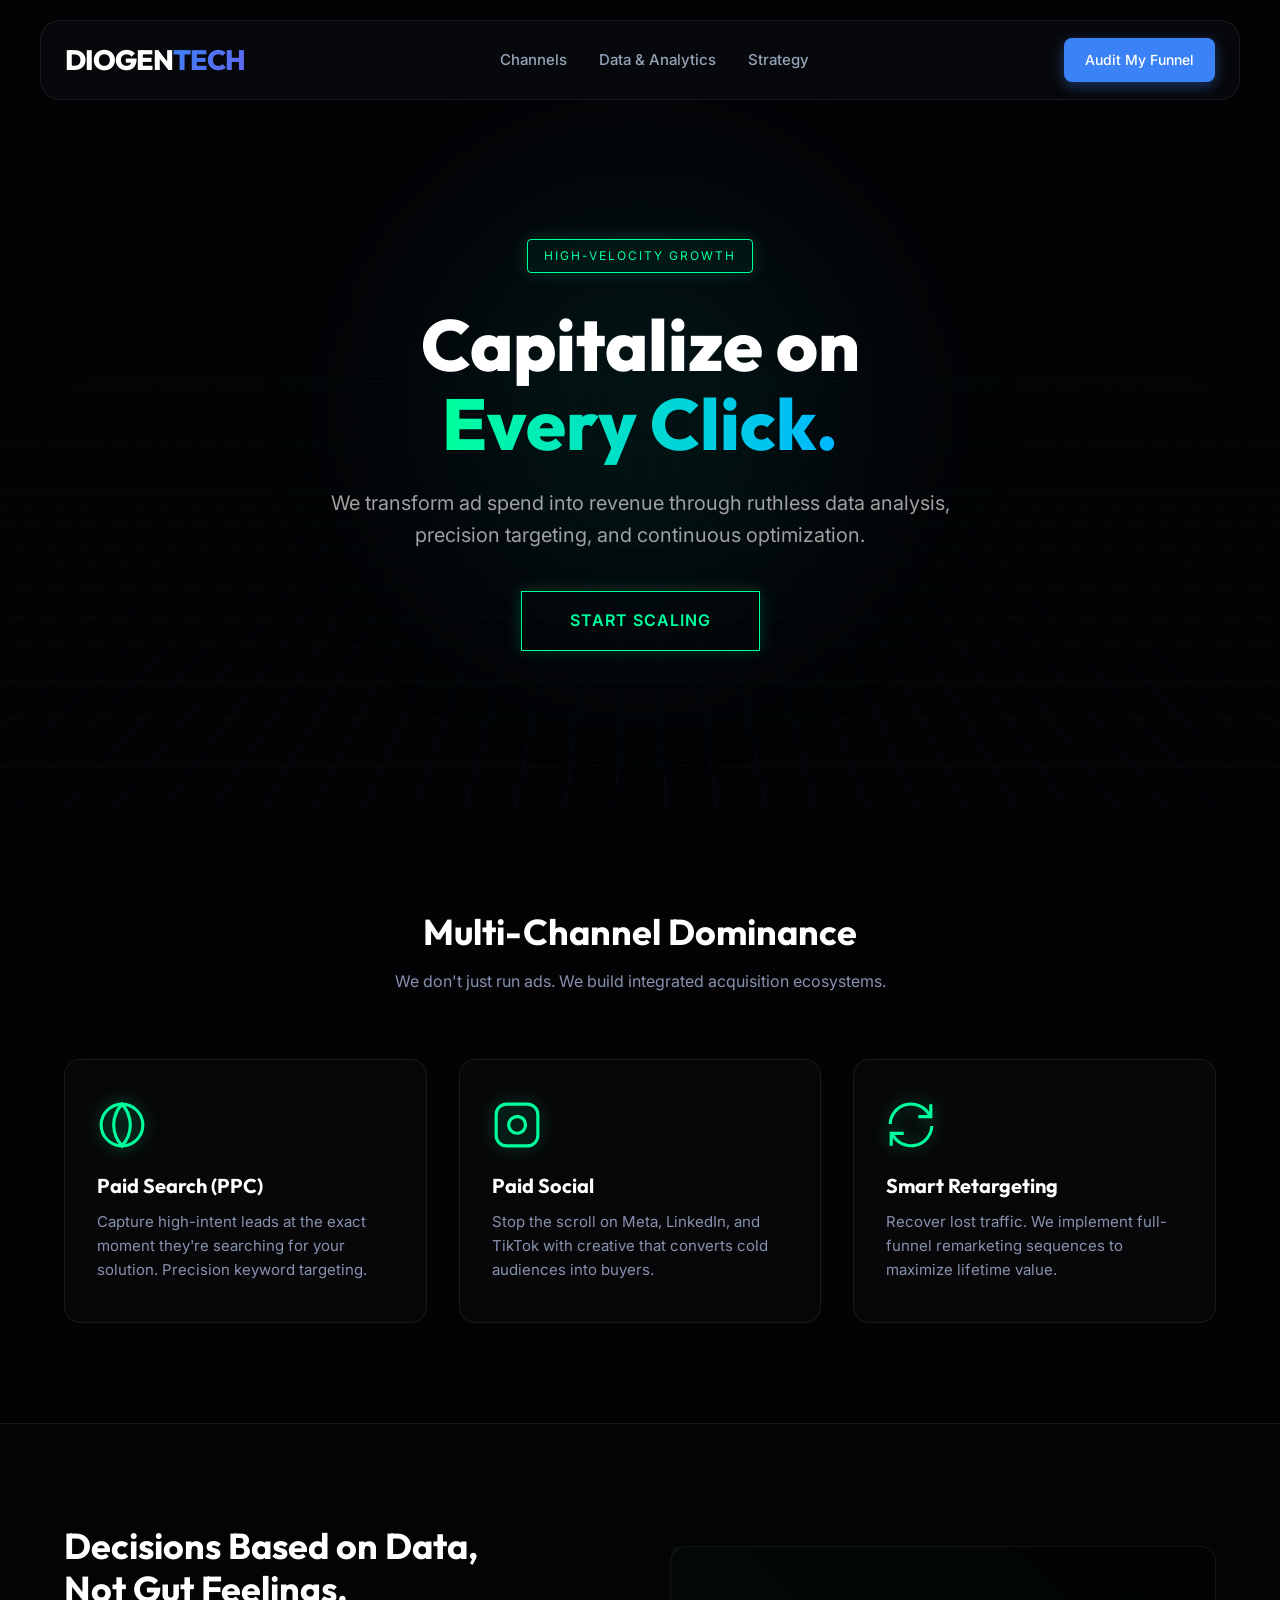
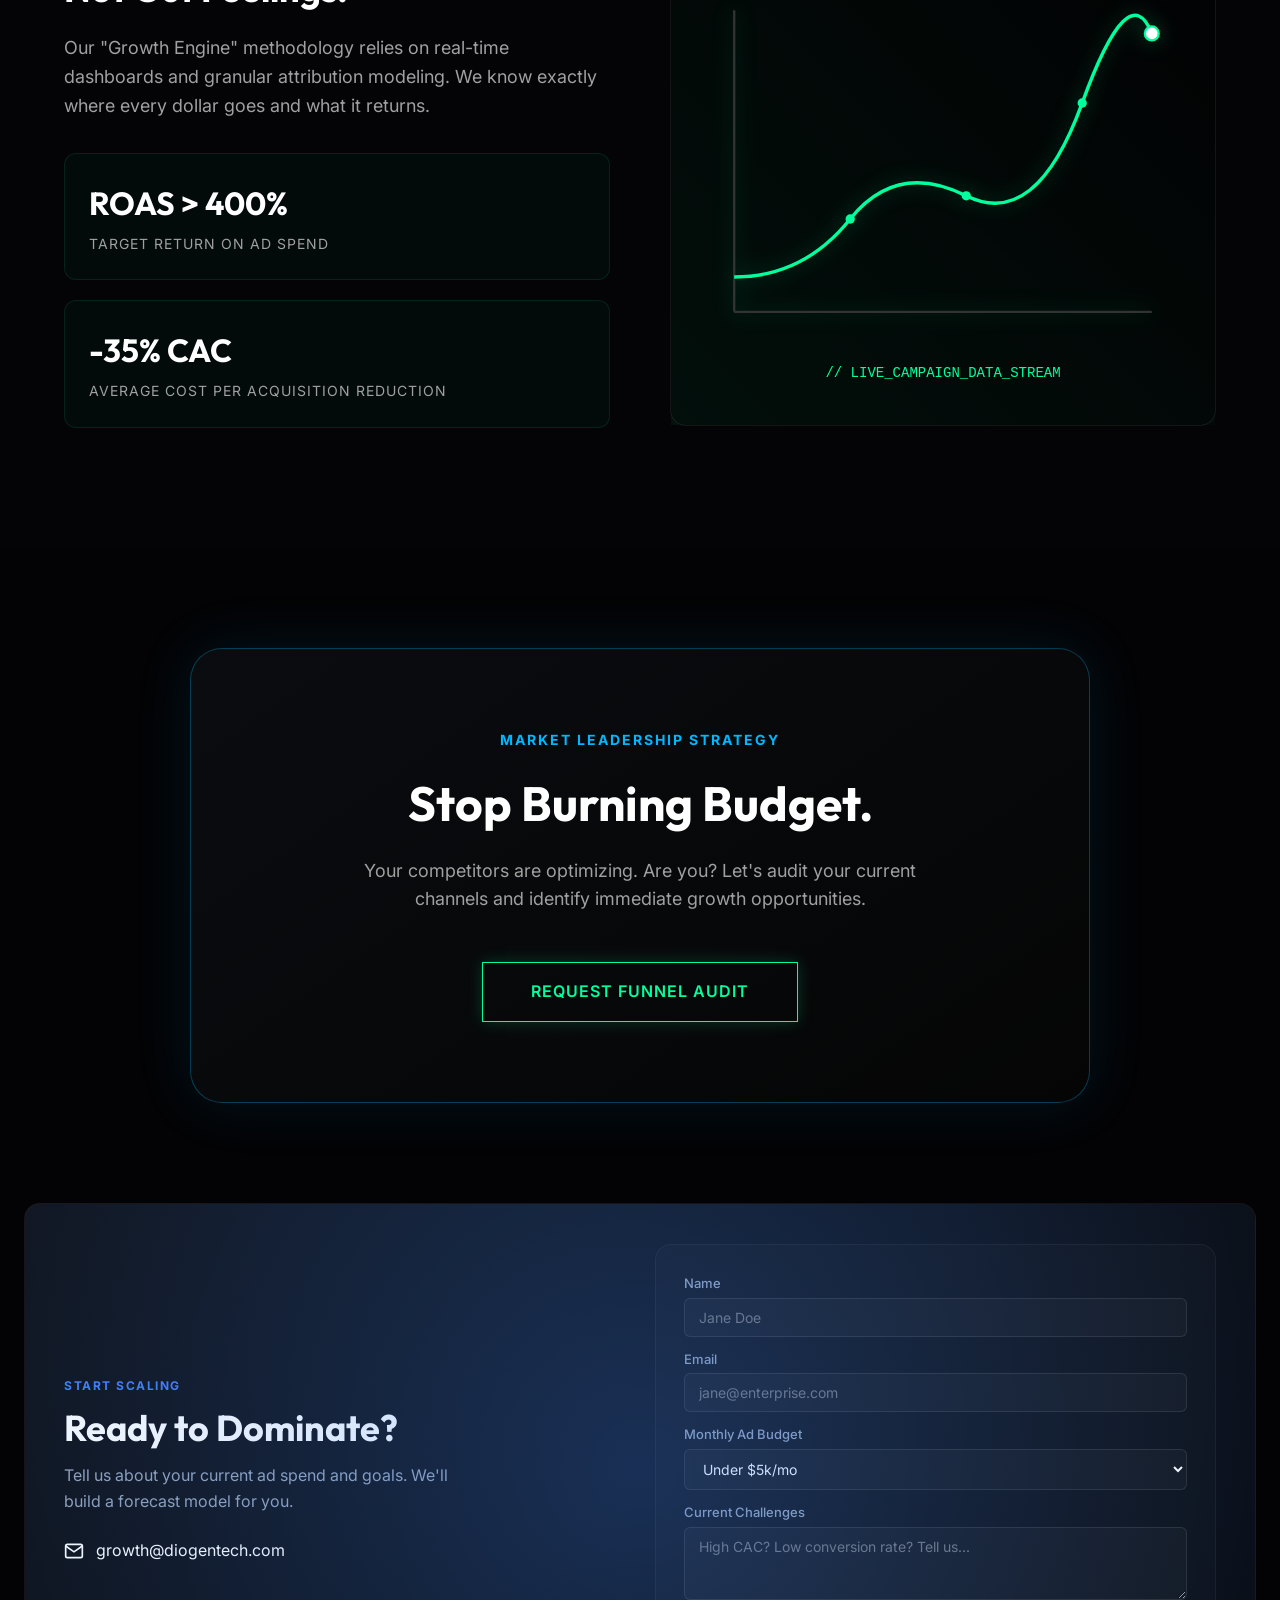
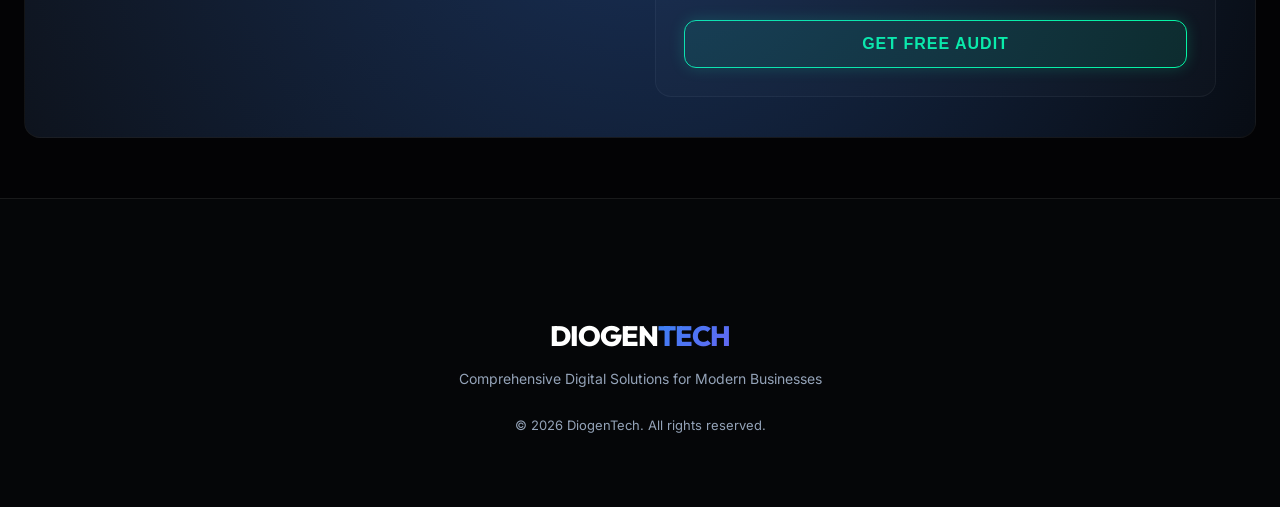
<file: performance-marketing.html>
<!DOCTYPE html>
<html lang="en">

<head>
    <meta charset="UTF-8">
    <meta name="viewport" content="width=device-width, initial-scale=1.0">
    <meta name="description"
        content="Data-driven performance marketing strategies. We optimize paid search, social, and retention channels for maximum ROI.">
    <title>Performance Marketing | DiogenTech</title>
    <link rel="preconnect" href="https://fonts.googleapis.com">
    <link rel="preconnect" href="https://fonts.gstatic.com" crossorigin>
    <link
        href="https://fonts.googleapis.com/css2?family=Inter:wght@300;400;500;600;700;800&family=Outfit:wght@500;700;800&display=swap"
        rel="stylesheet">
    <link rel="stylesheet" href="styles.css?v=2">
    <link rel="stylesheet" href="marketing-styles.css?v=1">
</head>

<body class="marketing-page">

    <!-- Mobile Nav -->
    <div class="mobile-nav-overlay" style="display:none;opacity:0;visibility:hidden;"></div>
    <nav class="mobile-nav" style="display:none;visibility:hidden;">
        <a href="index.html">Home</a>
        <a href="#channels">Channels</a>
        <a href="#data">Analytics</a>
        <a href="#contact">Contact</a>
    </nav>

    <!-- Header -->
    <header class="site-header">
        <div class="container header-container">
            <a href="index.html" class="logo">DIOGEN<span>TECH</span></a>
            <nav class="main-nav">
                <ul>
                    <li><a href="#channels">Channels</a></li>
                    <li><a href="#data">Data & Analytics</a></li>
                    <li><a href="#contact">Strategy</a></li>
                </ul>
            </nav>
            <div style="display:flex;gap:16px;align-items:center;">
                <a href="#contact" class="btn btn-primary btn-sm hidden-mobile">Audit My Funnel</a>
                <button class="mobile-menu-toggle" style="display:none;">☰</button>
            </div>
        </div>
    </header>

    <!-- Hero -->
    <section class="marketing-hero">
        <div class="hero-glow"></div>
        <div class="container hero-content">
            <div class="roi-tag">High-Velocity Growth</div>
            <h1 class="impact-text">Capitalize on <br><span class="text-highlight">Every Click.</span></h1>
            <p style="font-size: 20px; color: #a0a0a0; max-width: 700px; margin: 0 auto 40px; line-height: 1.6;">
                We transform ad spend into revenue through ruthless data analysis, precision targeting, and continuous
                optimization.
            </p>
            <div style="display: flex; gap: 16px; justify-content: center;">
                <a href="#contact" class="btn-growth">Start Scaling</a>
            </div>
        </div>
    </section>

    <!-- Channels Grid -->
    <section id="channels" style="padding: 100px 0; position: relative; z-index: 2;">
        <div class="container">
            <div class="section-header">
                <h2 style="font-size: 36px; color: white; margin-bottom: 16px; font-family: 'Outfit', sans-serif;">
                    Multi-Channel Dominance
                </h2>
                <p style="color: #8892b0; max-width: 600px; margin: 0 auto;">
                    We don't just run ads. We build integrated acquisition ecosystems.
                </p>
            </div>

            <div class="channel-grid">
                <!-- Google Ads -->
                <div class="channel-card">
                    <div class="channel-icon">
                        <svg viewBox="0 0 24 24" fill="none" stroke="currentColor" stroke-width="1.5">
                            <circle cx="12" cy="12" r="10" />
                            <path
                                d="M12 2a15.3 15.3 0 0 1 4 10 15.3 15.3 0 0 1-4 10 15.3 15.3 0 0 1-4-10 15.3 15.3 0 0 1 4-10z" />
                        </svg>
                    </div>
                    <h3>Paid Search (PPC)</h3>
                    <p>Capture high-intent leads at the exact moment they're searching for your solution. Precision
                        keyword targeting.</p>
                </div>

                <!-- Social Ads -->
                <div class="channel-card">
                    <div class="channel-icon">
                        <svg viewBox="0 0 24 24" fill="none" stroke="currentColor" stroke-width="1.5">
                            <rect x="2" y="2" width="20" height="20" rx="5" ry="5" />
                            <path d="M16 11.37A4 4 0 1 1 12.63 8 4 4 0 0 1 16 11.37z" />
                            <line x1="17.5" y1="6.5" x2="17.51" y2="6.5" />
                        </svg>
                    </div>
                    <h3>Paid Social</h3>
                    <p>Stop the scroll on Meta, LinkedIn, and TikTok with creative that converts cold audiences into
                        buyers.</p>
                </div>

                <!-- Retargeting -->
                <div class="channel-card">
                    <div class="channel-icon">
                        <svg viewBox="0 0 24 24" fill="none" stroke="currentColor" stroke-width="1.5">
                            <path
                                d="M21.5 2v6h-6M2.5 22v-6h6M2 11.5a10 10 0 0 1 18.8-4.3M22 12.5a10 10 0 0 1-18.8 4.2" />
                        </svg>
                    </div>
                    <h3>Smart Retargeting</h3>
                    <p>Recover lost traffic. We implement full-funnel remarketing sequences to maximize lifetime value.
                    </p>
                </div>
            </div>
        </div>
    </section>

    <!-- Data / Analytics Section -->
    <section id="data" class="data-section">
        <div class="container">
            <div class="data-grid">
                <div>
                    <h2 style="font-size: 36px; color: white; margin-bottom: 24px; font-family: 'Outfit', sans-serif;">
                        Decisions Based on Data,<br>Not Gut Feelings.
                    </h2>
                    <p style="color: #a0a0a0; font-size: 18px; line-height: 1.6; margin-bottom: 32px;">
                        Our "Growth Engine" methodology relies on real-time dashboards and granular attribution
                        modeling. We know exactly where every dollar goes and what it returns.
                    </p>
                    <div class="metric-card">
                        <div class="metric-value">ROAS &gt; 400%</div>
                        <div class="metric-label">Target Return on Ad Spend</div>
                    </div>
                    <div class="metric-card">
                        <div class="metric-value">-35% CAC</div>
                        <div class="metric-label">Average Cost Per Acquisition Reduction</div>
                    </div>
                </div>
                <!-- Visual placeholder for "Trading Terminal" graphic -->
                <div
                    style="background: rgba(0,0,0,0.5); border: 1px solid var(--glass-border); border-radius: 16px; padding: 40px; text-align: center; position: relative;">
                    <div
                        style="position: absolute; inset: 0; background: linear-gradient(45deg, rgba(0,255,157,0.05), transparent); pointer-events: none;">
                    </div>
                    <svg viewBox="0 0 400 300"
                        style="width: 100%; height: auto; filter: drop-shadow(0 0 10px rgba(0,255,157,0.3));">
                        <!-- Simplified Chart Visual -->
                        <path d="M20 280 L380 280" stroke="#333" stroke-width="2" />
                        <path d="M20 280 L20 20" stroke="#333" stroke-width="2" />
                        <path d="M20 250 Q 80 250, 120 200 T 220 180 T 320 100 T 380 40" fill="none" stroke="#00ff9d"
                            stroke-width="3" />
                        <circle cx="120" cy="200" r="4" fill="#00ff9d" />
                        <circle cx="220" cy="180" r="4" fill="#00ff9d" />
                        <circle cx="320" cy="100" r="4" fill="#00ff9d" />
                        <circle cx="380" cy="40" r="6" fill="#fff" stroke="#00ff9d" stroke-width="2" />
                    </svg>
                    <p style="margin-top: 20px; font-size: 14px; color: var(--growth-green); font-family: monospace;">//
                        LIVE_CAMPAIGN_DATA_STREAM</p>
                </div>
            </div>
        </div>
    </section>

    <!-- Consultation / CTA -->
    <section id="consult" style="padding: 100px 0;">
        <div class="container">
            <div class="consult-card-marketing">
                <span
                    style="color: var(--data-blue); text-transform: uppercase; letter-spacing: 2px; font-size: 14px; font-weight: 700; display: block; margin-bottom: 24px;">Market
                    Leadership Strategy</span>
                <h2 style="font-size: 48px; color: white; margin-bottom: 24px; font-family: 'Outfit', sans-serif;">Stop
                    Burning Budget.</h2>
                <p style="color: #a0a0a0; font-size: 18px; max-width: 600px; margin: 0 auto 48px; line-height: 1.6;">
                    Your competitors are optimizing. Are you? Let's audit your current channels and identify immediate
                    growth opportunities.
                </p>
                <a href="#contact" class="btn-growth">Request Funnel Audit</a>
            </div>
        </div>
    </section>

    <!-- Contact Form -->
    <section id="contact" class="cta-section" style="margin:0 24px 60px;">
        <div class="cta-bg-glimmer"></div>
        <div class="container cta-grid">
            <div class="cta-text-content">
                <span class="text-gradient"
                    style="font-weight:700;letter-spacing:1.5px;text-transform:uppercase;font-size:12px;display:block;margin-bottom:12px;">Start
                    Scaling</span>
                <h2 class="cta-title" style="font-size:36px;margin-bottom:16px;line-height:1.1;">Ready to Dominate?</h2>
                <p class="cta-text" style="font-size:16px;color:var(--text-muted);max-width:400px;margin-bottom:24px;">
                    Tell us about your current ad spend and goals. We'll build a forecast model for you.
                </p>
                <div style="display:flex;align-items:center;gap:12px;color:white;margin-top:20px;">
                    <svg width="20" height="20" fill="none" stroke="currentColor" stroke-width="2" viewBox="0 0 24 24">
                        <path d="M4 4h16c1.1 0 2 .9 2 2v12c0 1.1-.9 2-2 2H4c-1.1 0-2-.9-2-2V6c0-1.1.9-2 2-2z" />
                        <path d="M22 6l-10 7L2 6" />
                    </svg>
                    growth@diogentech.com
                </div>
            </div>
            <div
                style="background:rgba(255,255,255,0.02);padding:28px;border-radius:16px;border:1px solid rgba(255,255,255,0.05);">
                <form class="contact-form-detailed" name="marketing-inquiry" method="POST" data-netlify="true"
                    data-netlify-honeypot="bot-field">
                    <input type="hidden" name="form-name" value="marketing-inquiry">
                    <p style="display:none;"><label>Don't fill this out: <input name="bot-field" /></label></p>
                    <div class="form-group"><label for="name">Name</label><input type="text" id="name" name="name"
                            placeholder="Jane Doe" required></div>
                    <div class="form-group"><label for="email">Email</label><input type="email" id="email" name="email"
                            placeholder="jane@enterprise.com" required></div>
                    <div class="form-group"><label for="budget">Monthly Ad Budget</label>
                        <select id="budget" name="budget"
                            style="width:100%;background:rgba(255,255,255,0.03);border:1px solid rgba(255,255,255,0.1);border-radius:6px;padding:10px 14px;color:white;font-family:var(--font-sans);font-size:14px;">
                            <option value="under-5k">Under $5k/mo</option>
                            <option value="5k-20k">$5k - $20k/mo</option>
                            <option value="20k-50k">$20k - $50k/mo</option>
                            <option value="50k-plus">$50k+/mo</option>
                        </select>
                    </div>
                    <div class="form-group"><label for="message">Current Challenges</label><textarea id="message"
                            name="message" rows="3" placeholder="High CAC? Low conversion rate? Tell us..."></textarea>
                    </div>
                    <button type="submit" class="btn btn-growth"
                        style="width:100%;text-align:center;padding:14px;font-size:16px;border-radius:12px; border: 1px solid var(--growth-green); background: rgba(0,255,157,0.1);">Get
                        Free Audit</button>
                </form>
            </div>
        </div>
    </section>

    <!-- Footer -->
    <footer class="site-footer">
        <div class="container" style="text-align:center;padding:40px 24px;">
            <a href="index.html" class="logo" style="display:block;margin-bottom:16px;">DIOGEN<span>TECH</span></a>
            <p style="color:var(--text-muted);font-size:14px;margin-bottom:24px;">Comprehensive Digital Solutions for
                Modern Businesses</p>
            <p style="color:var(--text-muted);font-size:13px;">&copy; 2026 DiogenTech. All rights reserved.</p>
        </div>
    </footer>

    <script src="script.js?v=2"></script>
</body>

</html>
</file>
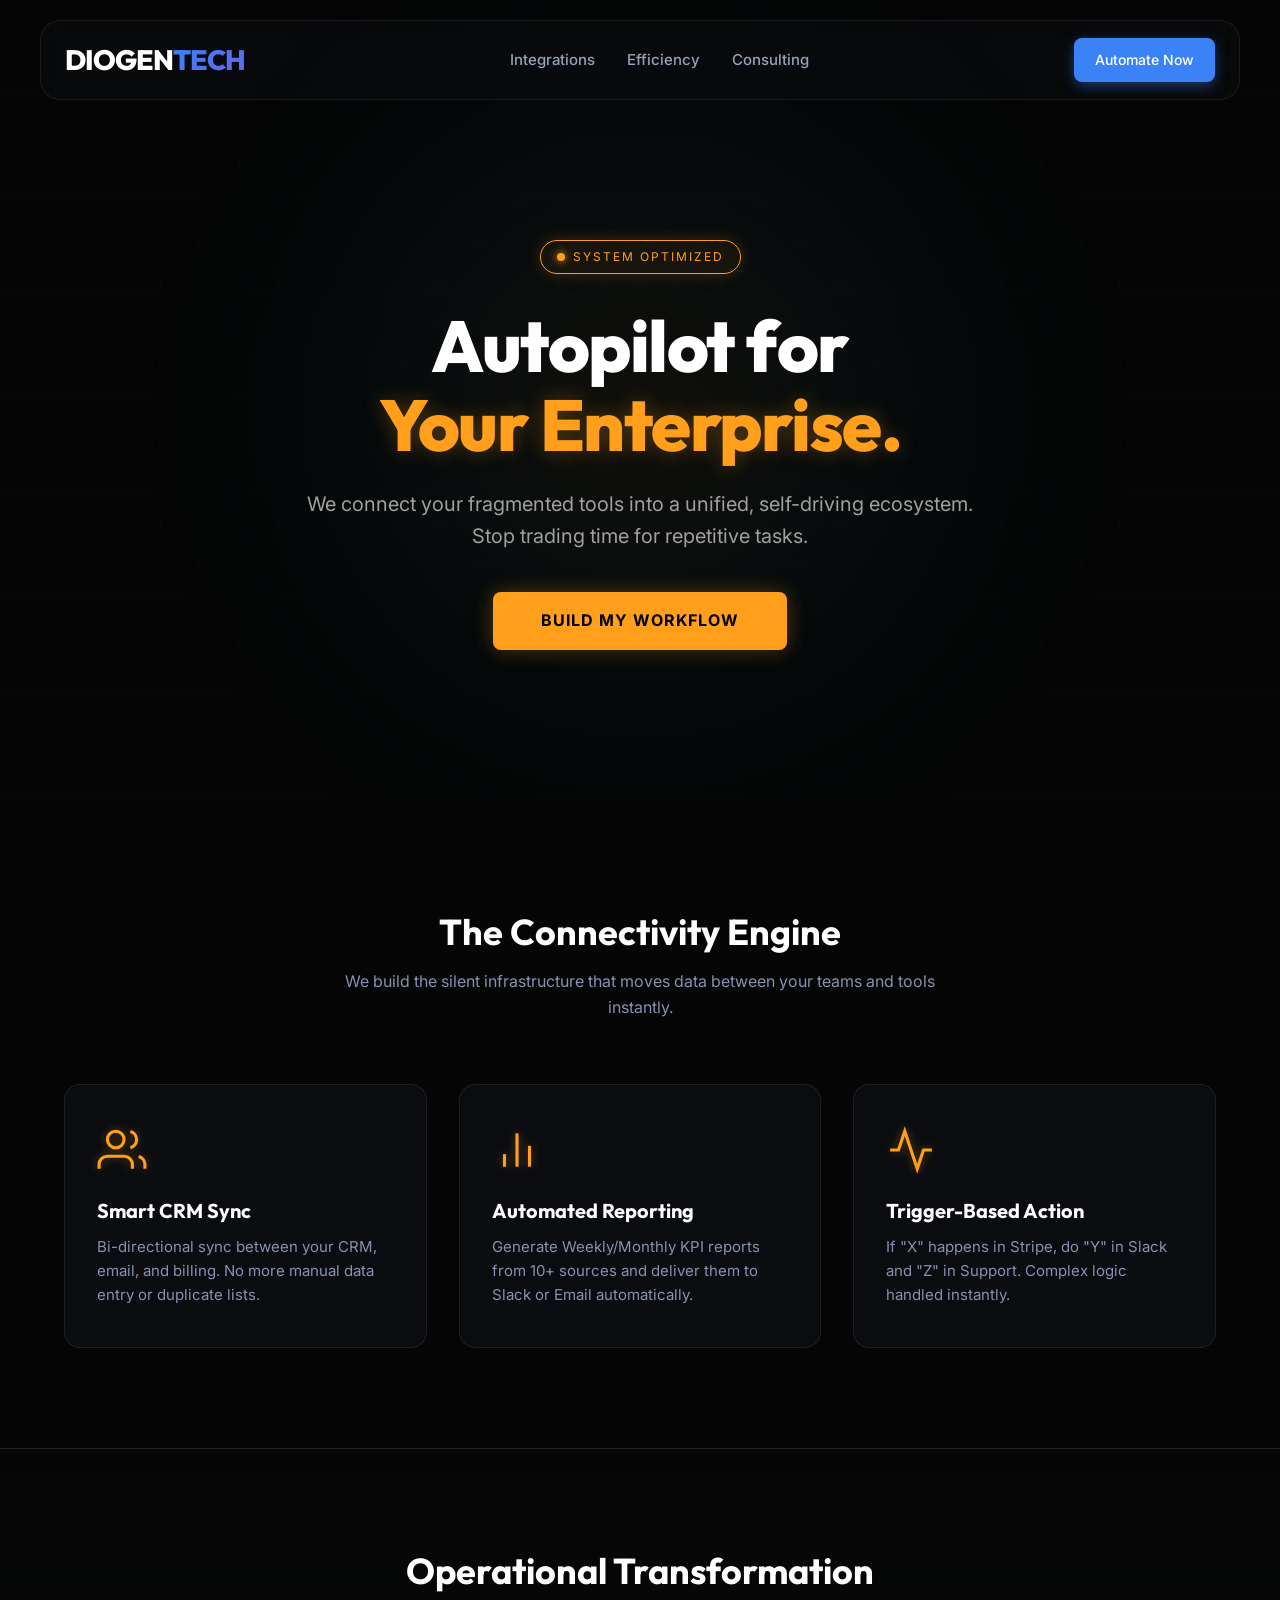
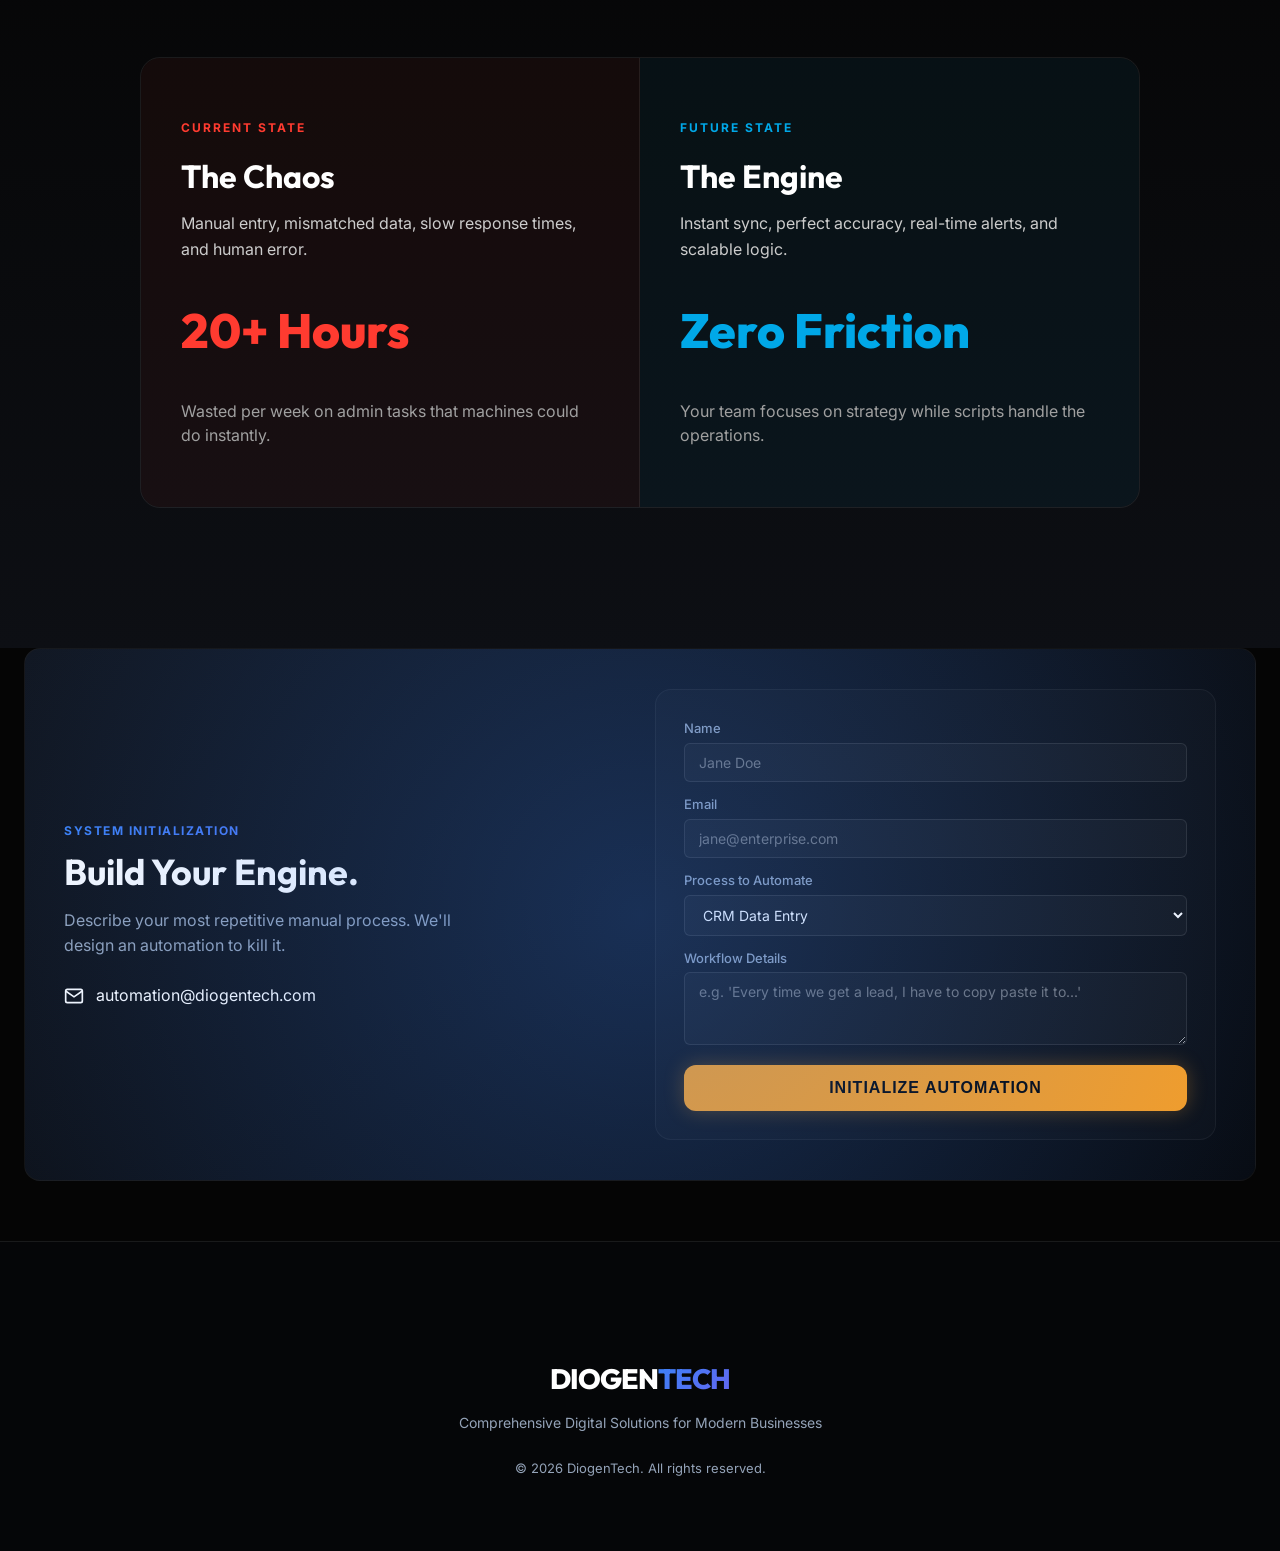
<file: process-automation.html>
<!DOCTYPE html>
<html lang="en">

<head>
    <meta charset="UTF-8">
    <meta name="viewport" content="width=device-width, initial-scale=1.0">
    <meta name="description"
        content="Enterprise business process automation. Streamline workflows, integrate APIs, and reclaim thousands of hours.">
    <title>Process Automation | DiogenTech</title>
    <link rel="preconnect" href="https://fonts.googleapis.com">
    <link rel="preconnect" href="https://fonts.gstatic.com" crossorigin>
    <link
        href="https://fonts.googleapis.com/css2?family=Inter:wght@300;400;500;600;700;800&family=Outfit:wght@500;700;800&display=swap"
        rel="stylesheet">
    <link rel="stylesheet" href="styles.css?v=2">
    <link rel="stylesheet" href="automation-styles.css?v=1">
</head>

<body class="automation-page">

    <!-- Mobile Nav -->
    <div class="mobile-nav-overlay" style="display:none;opacity:0;visibility:hidden;"></div>
    <nav class="mobile-nav" style="display:none;visibility:hidden;">
        <a href="index.html">Home</a>
        <a href="#solutions">Solutions</a>
        <a href="#impact">Impact</a>
        <a href="#contact">Contact</a>
    </nav>

    <!-- Header -->
    <header class="site-header">
        <div class="container header-container">
            <a href="index.html" class="logo">DIOGEN<span>TECH</span></a>
            <nav class="main-nav">
                <ul>
                    <li><a href="#solutions">Integrations</a></li>
                    <li><a href="#impact">Efficiency</a></li>
                    <li><a href="#contact">Consulting</a></li>
                </ul>
            </nav>
            <div style="display:flex;gap:16px;align-items:center;">
                <a href="#contact" class="btn btn-primary btn-sm hidden-mobile">Automate Now</a>
                <button class="mobile-menu-toggle" style="display:none;">☰</button>
            </div>
        </div>
    </header>

    <!-- Hero -->
    <section class="automation-hero">
        <div class="hero-glow"></div>
        <div class="container hero-content">
            <div class="status-indicator">
                <span class="status-dot"></span>
                System Optimized
            </div>
            <h1 class="hero-title">Autopilot for <br><span class="highlight-amber">Your Enterprise.</span></h1>
            <p style="font-size: 20px; color: #a0a0a0; max-width: 700px; margin: 0 auto 40px; line-height: 1.6;">
                We connect your fragmented tools into a unified, self-driving ecosystem. Stop trading time for
                repetitive tasks.
            </p>
            <div style="display: flex; gap: 16px; justify-content: center;">
                <a href="#contact" class="btn-automate">Build My Workflow</a>
            </div>
        </div>
    </section>

    <!-- Workflow Nodes Grid -->
    <section id="solutions" style="padding: 100px 0; position: relative; z-index: 2;">
        <div class="container">
            <div class="section-header">
                <h2 style="font-size: 36px; color: white; margin-bottom: 16px; font-family: 'Outfit', sans-serif;">
                    The Connectivity Engine
                </h2>
                <p style="color: #8892b0; max-width: 600px; margin: 0 auto;">
                    We build the silent infrastructure that moves data between your teams and tools instantly.
                </p>
            </div>

            <div class="node-grid">
                <!-- Node 1: CRM -->
                <div class="node-card">
                    <div class="node-icon">
                        <svg viewBox="0 0 24 24" fill="none" stroke="currentColor" stroke-width="1.5">
                            <path d="M17 21v-2a4 4 0 0 0-4-4H5a4 4 0 0 0-4 4v2"></path>
                            <circle cx="9" cy="7" r="4"></circle>
                            <path d="M23 21v-2a4 4 0 0 0-3-3.87"></path>
                            <path d="M16 3.13a4 4 0 0 1 0 7.75"></path>
                        </svg>
                    </div>
                    <h3>Smart CRM Sync</h3>
                    <p>Bi-directional sync between your CRM, email, and billing. No more manual data entry or duplicate
                        lists.</p>
                </div>

                <!-- Node 2: Reporting -->
                <div class="node-card">
                    <div class="node-icon">
                        <svg viewBox="0 0 24 24" fill="none" stroke="currentColor" stroke-width="1.5">
                            <line x1="18" y1="20" x2="18" y2="10"></line>
                            <line x1="12" y1="20" x2="12" y2="4"></line>
                            <line x1="6" y1="20" x2="6" y2="14"></line>
                        </svg>
                    </div>
                    <h3>Automated Reporting</h3>
                    <p>Generate Weekly/Monthly KPI reports from 10+ sources and deliver them to Slack or Email
                        automatically.</p>
                </div>

                <!-- Node 3: Custom Workflow -->
                <div class="node-card">
                    <div class="node-icon">
                        <svg viewBox="0 0 24 24" fill="none" stroke="currentColor" stroke-width="1.5">
                            <polyline points="22 12 18 12 15 21 9 3 6 12 2 12"></polyline>
                        </svg>
                    </div>
                    <h3>Trigger-Based Action</h3>
                    <p>If "X" happens in Stripe, do "Y" in Slack and "Z" in Support. Complex logic handled instantly.
                    </p>
                </div>
            </div>
        </div>
    </section>

    <!-- Impact / Comparison -->
    <section id="impact" class="efficiency-section">
        <div class="container">
            <div class="section-header">
                <h2 style="font-size: 36px; color: white; margin-bottom: 32px; font-family: 'Outfit', sans-serif;">
                    Operational Transformation
                </h2>
            </div>

            <div class="comparison-container">
                <!-- Before -->
                <div class="state-card state-chaos">
                    <span class="state-label label-chaos">Current State</span>
                    <h3 class="state-title">The Chaos</h3>
                    <p style="color: #ccc;">Manual entry, mismatched data, slow response times, and human error.</p>
                    <div class="stat-highlight" style="color:#ff3b30;">20+ Hours</div>
                    <p class="stat-desc">Wasted per week on admin tasks that machines could do instantly.</p>
                </div>

                <!-- After -->
                <div class="state-card state-order">
                    <span class="state-label label-order">Future State</span>
                    <h3 class="state-title">The Engine</h3>
                    <p style="color: #ccc;">Instant sync, perfect accuracy, real-time alerts, and scalable logic.</p>
                    <div class="stat-highlight" style="color:var(--circuit-blue);">Zero Friction</div>
                    <p class="stat-desc">Your team focuses on strategy while scripts handle the operations.</p>
                </div>
            </div>
        </div>
    </section>

    <!-- Contact Form -->
    <section id="contact" class="cta-section" style="margin:0 24px 60px;">
        <div class="cta-bg-glimmer"></div>
        <div class="container cta-grid">
            <div class="cta-text-content">
                <span class="text-gradient"
                    style="font-weight:700;letter-spacing:1.5px;text-transform:uppercase;font-size:12px;display:block;margin-bottom:12px;">SYSTEM
                    INITIALIZATION</span>
                <h2 class="cta-title" style="font-size:36px;margin-bottom:16px;line-height:1.1;">Build Your Engine.</h2>
                <p class="cta-text" style="font-size:16px;color:var(--text-muted);max-width:400px;margin-bottom:24px;">
                    Describe your most repetitive manual process. We'll design an automation to kill it.
                </p>
                <div style="display:flex;align-items:center;gap:12px;color:white;margin-top:20px;">
                    <svg width="20" height="20" fill="none" stroke="currentColor" stroke-width="2" viewBox="0 0 24 24">
                        <path d="M4 4h16c1.1 0 2 .9 2 2v12c0 1.1-.9 2-2 2H4c-1.1 0-2-.9-2-2V6c0-1.1.9-2 2-2z" />
                        <path d="M22 6l-10 7L2 6" />
                    </svg>
                    automation@diogentech.com
                </div>
            </div>
            <div
                style="background:rgba(255,255,255,0.02);padding:28px;border-radius:16px;border:1px solid rgba(255,255,255,0.05);">
                <form class="contact-form-detailed" name="automation-inquiry" method="POST" data-netlify="true"
                    data-netlify-honeypot="bot-field">
                    <input type="hidden" name="form-name" value="automation-inquiry">
                    <p style="display:none;"><label>Don't fill this out: <input name="bot-field" /></label></p>
                    <div class="form-group"><label for="name">Name</label><input type="text" id="name" name="name"
                            placeholder="Jane Doe" required></div>
                    <div class="form-group"><label for="email">Email</label><input type="email" id="email" name="email"
                            placeholder="jane@enterprise.com" required></div>
                    <div class="form-group"><label for="process">Process to Automate</label>
                        <select id="process" name="process"
                            style="width:100%;background:rgba(255,255,255,0.03);border:1px solid rgba(255,255,255,0.1);border-radius:6px;padding:10px 14px;color:white;font-family:var(--font-sans);font-size:14px;">
                            <option value="crm-data">CRM Data Entry</option>
                            <option value="lead-routing">Lead Routing</option>
                            <option value="reporting">Reporting & Dashboards</option>
                            <option value="invoicing">Invoicing & Finance</option>
                            <option value="other">Other Workflow</option>
                        </select>
                    </div>
                    <div class="form-group"><label for="message">Workflow Details</label><textarea id="message"
                            name="message" rows="3"
                            placeholder="e.g. 'Every time we get a lead, I have to copy paste it to...'"></textarea>
                    </div>
                    <button type="submit" class="btn btn-automate"
                        style="width:100%;text-align:center;padding:14px;font-size:16px;border-radius:12px;">Initialize
                        Automation</button>
                </form>
            </div>
        </div>
    </section>

    <!-- Footer -->
    <footer class="site-footer">
        <div class="container" style="text-align:center;padding:40px 24px;">
            <a href="index.html" class="logo" style="display:block;margin-bottom:16px;">DIOGEN<span>TECH</span></a>
            <p style="color:var(--text-muted);font-size:14px;margin-bottom:24px;">Comprehensive Digital Solutions for
                Modern Businesses</p>
            <p style="color:var(--text-muted);font-size:13px;">&copy; 2026 DiogenTech. All rights reserved.</p>
        </div>
    </footer>

    <script src="script.js?v=2"></script>
</body>

</html>
</file>
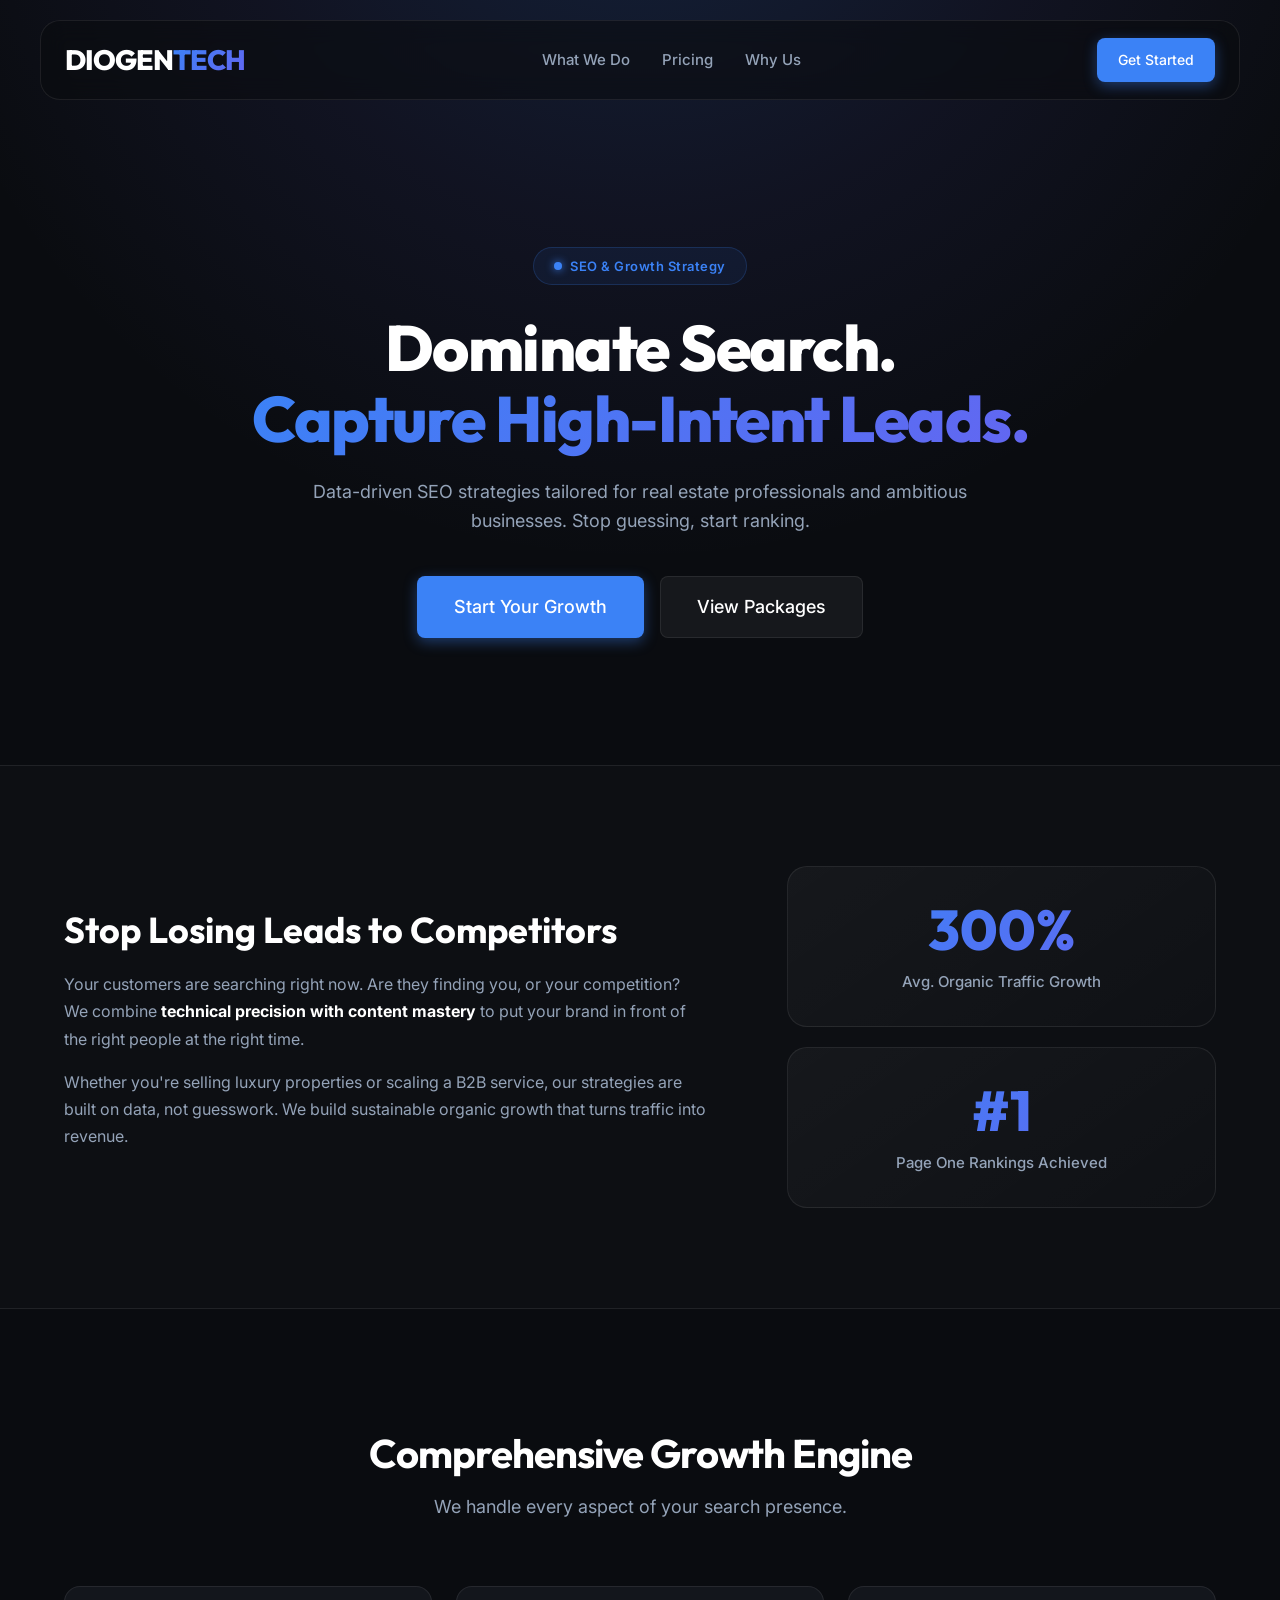
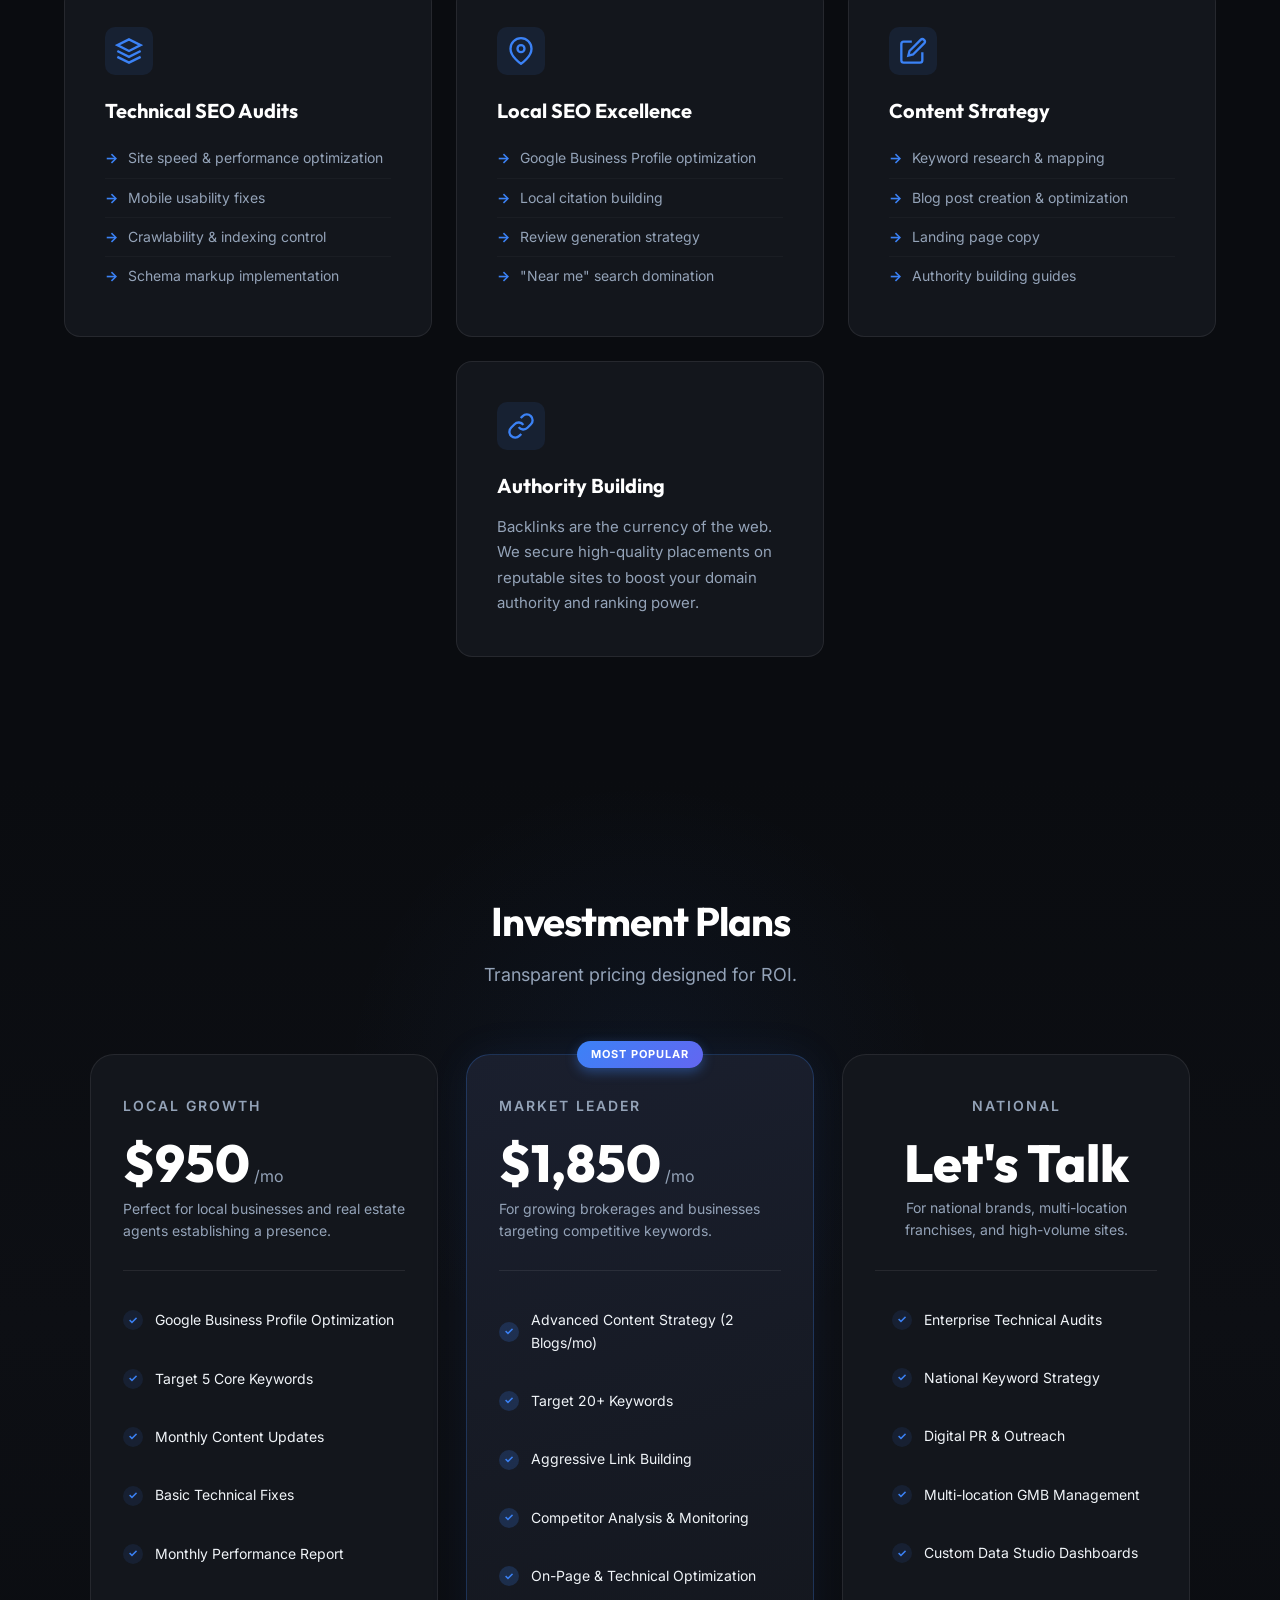
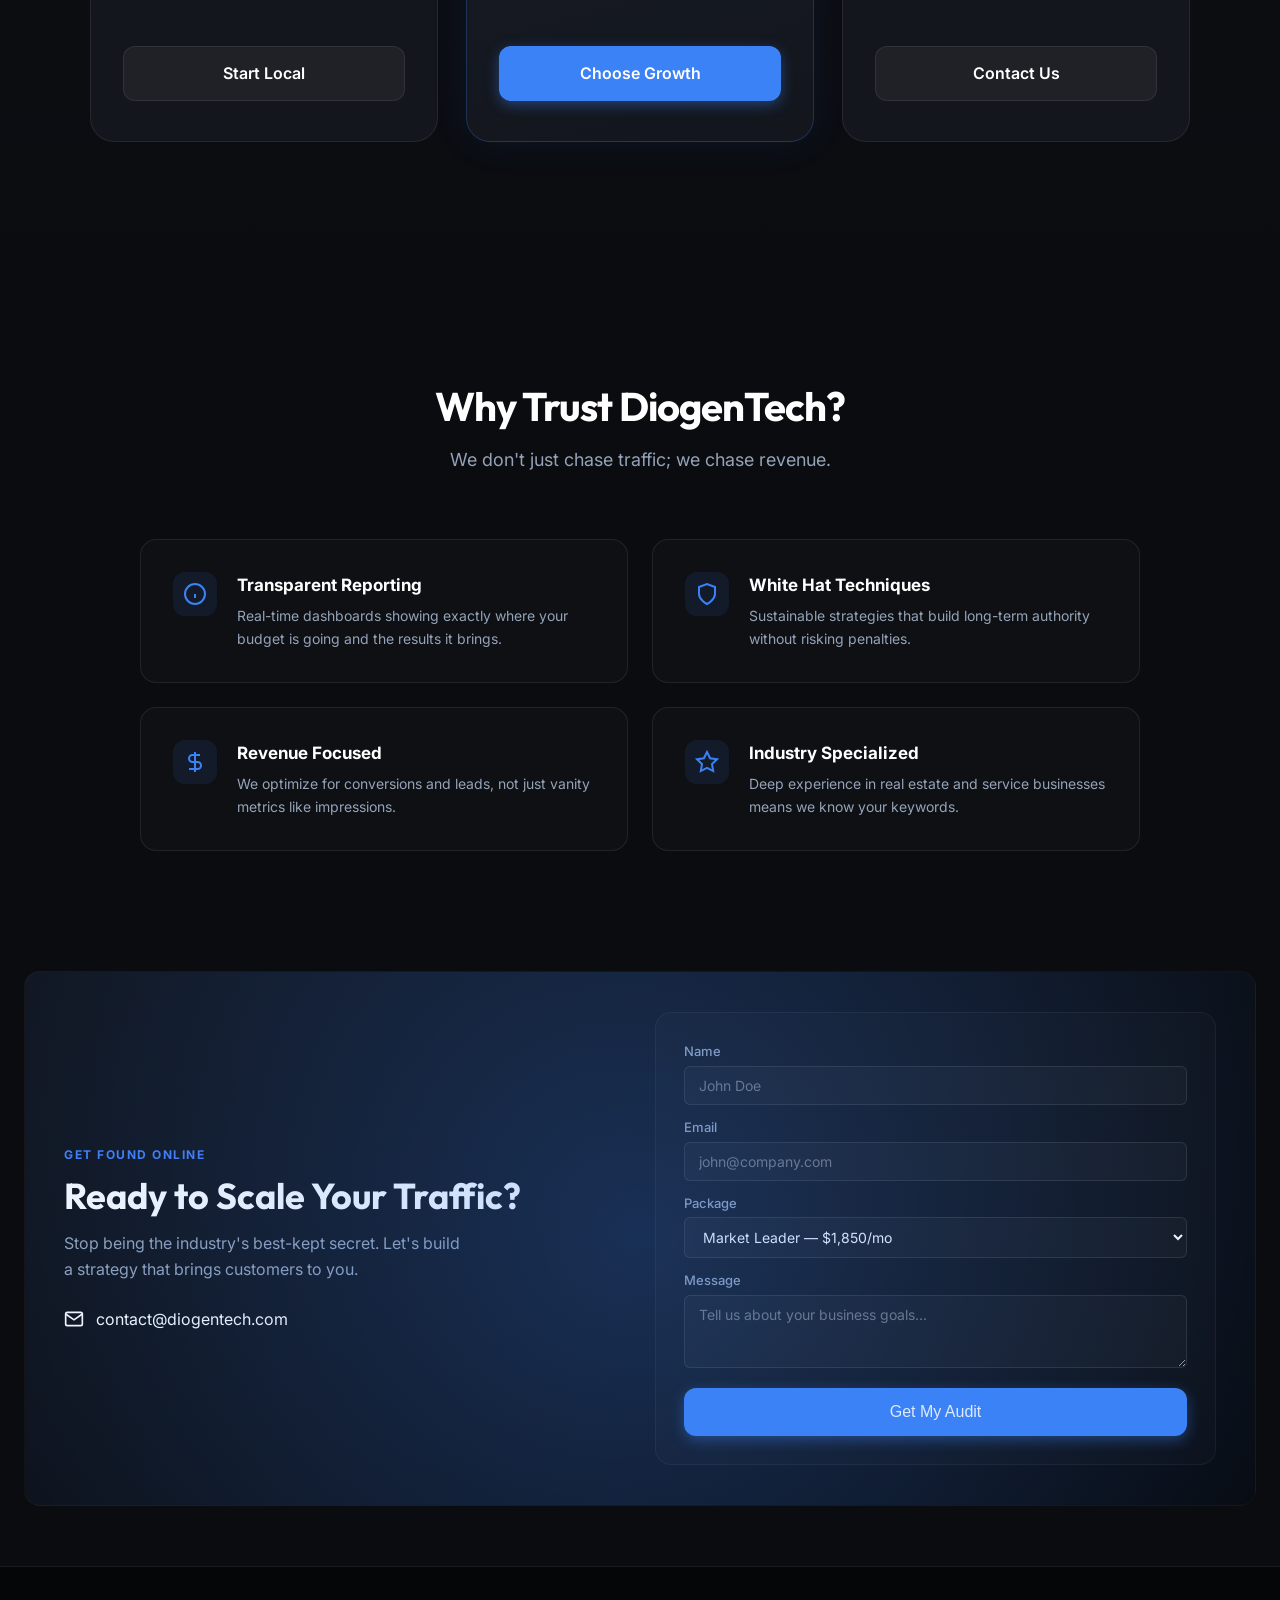
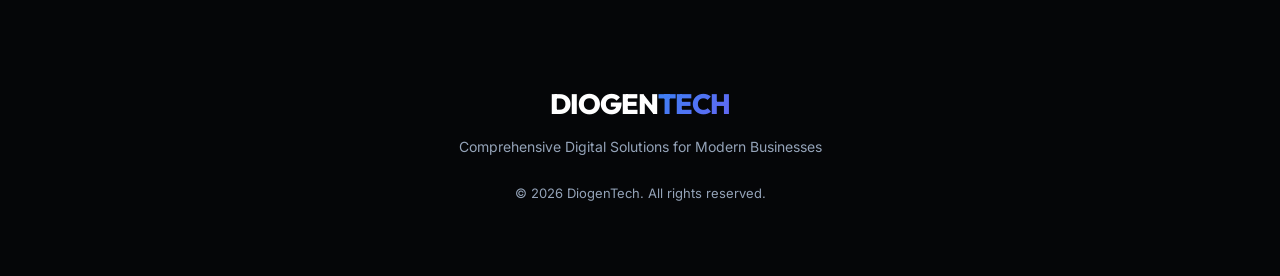
<file: seo-growth.html>
<!DOCTYPE html>
<html lang="en">

<head>
    <meta charset="UTF-8">
    <meta name="viewport" content="width=device-width, initial-scale=1.0">
    <meta name="description"
        content="Data-driven SEO strategies for real estate and growing businesses. Increase rankings, traffic, and revenue. Starting at $950/mo.">
    <title>SEO & Growth Strategy | DiogenTech</title>
    <link rel="preconnect" href="https://fonts.googleapis.com">
    <link rel="preconnect" href="https://fonts.gstatic.com" crossorigin>
    <link
        href="https://fonts.googleapis.com/css2?family=Inter:wght@300;400;500;600;700;800&family=Outfit:wght@500;700&display=swap"
        rel="stylesheet">
    <link rel="stylesheet" href="styles.css?v=2">
    <link rel="stylesheet" href="va-styles.css?v=2">
</head>

<body>
    <!-- Mobile Nav (hidden by default, shown via JS) -->
    <div class="mobile-nav-overlay" style="display:none;opacity:0;visibility:hidden;"></div>
    <nav class="mobile-nav" style="display:none;visibility:hidden;">
        <a href="index.html">Home</a>
        <a href="#capabilities">Services</a>
        <a href="#pricing">Pricing</a>
        <a href="#contact">Contact</a>
    </nav>

    <!-- Header -->
    <header class="site-header">
        <div class="container header-container">
            <a href="index.html" class="logo">DIOGEN<span>TECH</span></a>
            <nav class="main-nav">
                <ul>
                    <li><a href="#capabilities">What We Do</a></li>
                    <li><a href="#pricing">Pricing</a></li>
                    <li><a href="#why">Why Us</a></li>
                </ul>
            </nav>
            <div style="display:flex;gap:16px;align-items:center;">
                <a href="#contact" class="btn btn-primary btn-sm hidden-mobile">Get Started</a>
                <button class="mobile-menu-toggle" style="display:none;">☰</button>
            </div>
        </div>
    </header>

    <!-- Hero -->
    <section class="hero-section va-hero">
        <div class="hero-bg-accent"></div>
        <div class="container hero-content">
            <span class="benefit-tag">SEO & Growth Strategy</span>
            <h1 class="hero-title">Dominate Search.<br><span class="text-gradient">Capture High-Intent Leads.</span>
            </h1>
            <p class="hero-subtitle">Data-driven SEO strategies tailored for real estate professionals and ambitious
                businesses. Stop guessing, start ranking.</p>
            <div class="hero-cta-group">
                <a href="#contact" class="btn btn-primary btn-lg">Start Your Growth</a>
                <a href="#pricing" class="btn btn-secondary btn-lg">View Packages</a>
            </div>
        </div>
    </section>

    <!-- Experience / Intro -->
    <section class="intro-section">
        <div class="container intro-grid">
            <div class="intro-text">
                <h2>Stop Losing Leads to Competitors</h2>
                <p>Your customers are searching right now. Are they finding you, or your competition? We combine
                    <strong>technical precision with content mastery</strong> to put your brand in front of the right
                    people at the right time.
                </p>
                <p>Whether you're selling luxury properties or scaling a B2B service, our strategies are built on data,
                    not guesswork. We build sustainable organic growth that turns traffic into revenue.</p>
            </div>
            <div class="intro-stats">
                <div class="stat-card">
                    <span class="stat-val">300%</span>
                    <span class="stat-label">Avg. Organic Traffic Growth</span>
                </div>
                <div class="stat-card">
                    <span class="stat-val">#1</span>
                    <span class="stat-label">Page One Rankings Achieved</span>
                </div>
            </div>
        </div>
    </section>

    <!-- Capabilities -->
    <section id="capabilities" class="services-section va-capabilities">
        <div class="container">
            <div class="section-header">
                <h2 class="section-title">Comprehensive Growth Engine</h2>
                <p class="section-desc">We handle every aspect of your search presence.</p>
            </div>
            <div class="services-grid">
                <!-- Technical SEO -->
                <div class="service-card">
                    <div class="service-icon">
                        <svg viewBox="0 0 24 24" fill="none" stroke="currentColor" stroke-width="2">
                            <path d="M12 2L2 7l10 5 10-5-10-5zM2 17l10 5 10-5M2 12l10 5 10-5" />
                        </svg>
                    </div>
                    <h3>Technical SEO Audits</h3>
                    <ul class="task-list">
                        <li>Site speed & performance optimization</li>
                        <li>Mobile usability fixes</li>
                        <li>Crawlability & indexing control</li>
                        <li>Schema markup implementation</li>
                    </ul>
                </div>
                <!-- Local SEO -->
                <div class="service-card">
                    <div class="service-icon">
                        <svg viewBox="0 0 24 24" fill="none" stroke="currentColor" stroke-width="2">
                            <path d="M21 10c0 7-9 13-9 13s-9-6-9-13a9 9 0 0 1 18 0z" />
                            <circle cx="12" cy="10" r="3" />
                        </svg>
                    </div>
                    <h3>Local SEO Excellence</h3>
                    <ul class="task-list">
                        <li>Google Business Profile optimization</li>
                        <li>Local citation building</li>
                        <li>Review generation strategy</li>
                        <li>"Near me" search domination</li>
                    </ul>
                </div>
                <!-- Content Strategy -->
                <div class="service-card">
                    <div class="service-icon">
                        <svg viewBox="0 0 24 24" fill="none" stroke="currentColor" stroke-width="2">
                            <path d="M11 4H4a2 2 0 0 0-2 2v14a2 2 0 0 0 2 2h14a2 2 0 0 0 2-2v-7" />
                            <path d="M18.5 2.5a2.121 2.121 0 0 1 3 3L12 15l-4 1 1-4 9.5-9.5z" />
                        </svg>
                    </div>
                    <h3>Content Strategy</h3>
                    <ul class="task-list">
                        <li>Keyword research & mapping</li>
                        <li>Blog post creation & optimization</li>
                        <li>Landing page copy</li>
                        <li>Authority building guides</li>
                    </ul>
                </div>
                <!-- Link Building (Custom Icon) -->
                <div class="service-card">
                    <div class="service-icon">
                        <svg viewBox="0 0 24 24" fill="none" stroke="currentColor" stroke-width="2">
                            <path d="M10 13a5 5 0 0 0 7.54.54l3-3a5 5 0 0 0-7.07-7.07l-1.72 1.71" />
                            <path d="M14 11a5 5 0 0 0-7.54-.54l-3 3a5 5 0 0 0 7.07 7.07l1.71-1.71" />
                        </svg>
                    </div>
                    <h3>Authority Building</h3>
                    <p style="color:var(--text-muted);font-size:15px;line-height:1.7;">Backlinks are the currency of
                        the web. We secure high-quality placements on reputable sites to boost your domain authority and
                        ranking power.
                    </p>
                </div>
            </div>
        </div>
    </section>

    <!-- Pricing -->
    <section id="pricing" class="pricing-section">
        <div class="container">
            <div class="section-header">
                <h2 class="section-title">Investment Plans</h2>
                <p class="section-desc">Transparent pricing designed for ROI.</p>
            </div>
            <div class="pricing-grid">
                <!-- Essential -->
                <div class="pricing-card">
                    <span class="plan-name">Local Growth</span>
                    <div class="price-row"><span class="price-amount">$950</span><span class="price-period">/mo</span>
                    </div>
                    <p class="price-desc">Perfect for local businesses and real estate agents establishing a presence.
                    </p>
                    <ul class="plan-features">
                        <li><span class="check-icon">✓</span>Google Business Profile Optimization</li>
                        <li><span class="check-icon">✓</span>Target 5 Core Keywords</li>
                        <li><span class="check-icon">✓</span>Monthly Content Updates</li>
                        <li><span class="check-icon">✓</span>Basic Technical Fixes</li>
                        <li><span class="check-icon">✓</span>Monthly Performance Report</li>
                    </ul>
                    <div class="pricing-cta"><a href="#contact" class="btn btn-secondary">Start Local</a></div>
                </div>
                <!-- Growth -->
                <div class="pricing-card featured">
                    <span class="popular-badge">Most Popular</span>
                    <span class="plan-name">Market Leader</span>
                    <div class="price-row"><span class="price-amount">$1,850</span><span class="price-period">/mo</span>
                    </div>
                    <p class="price-desc">For growing brokerages and businesses targeting competitive keywords.</p>
                    <ul class="plan-features">
                        <li><span class="check-icon">✓</span>Advanced Content Strategy (2 Blogs/mo)</li>
                        <li><span class="check-icon">✓</span>Target 20+ Keywords</li>
                        <li><span class="check-icon">✓</span>Aggressive Link Building</li>
                        <li><span class="check-icon">✓</span>Competitor Analysis & Monitoring</li>
                        <li><span class="check-icon">✓</span>On-Page & Technical Optimization</li>
                    </ul>
                    <div class="pricing-cta"><a href="#contact" class="btn btn-primary">Choose Growth</a></div>
                </div>
                <!-- Custom -->
                <div class="pricing-card" style="text-align: center;">
                    <span class="plan-name">National</span>
                    <div class="price-row" style="justify-content: center;"><span class="price-amount">Let's Talk</span>
                    </div>
                    <p class="price-desc" style="width: 100%;">For national brands, multi-location franchises, and
                        high-volume sites.</p>
                    <ul class="plan-features" style="display: inline-block; text-align: left; margin: 0 auto 32px;">
                        <li><span class="check-icon">✓</span>Enterprise Technical Audits</li>
                        <li><span class="check-icon">✓</span>National Keyword Strategy</li>
                        <li><span class="check-icon">✓</span>Digital PR & Outreach</li>
                        <li><span class="check-icon">✓</span>Multi-location GMB Management</li>
                        <li><span class="check-icon">✓</span>Custom Data Studio Dashboards</li>
                    </ul>
                    <div class="pricing-cta"><a href="#contact" class="btn btn-secondary">Contact Us</a></div>
                </div>
            </div>
        </div>
    </section>

    <!-- Why Choose Us -->
    <section id="why" class="why-section">
        <div class="container">
            <div class="section-header">
                <h2 class="section-title">Why Trust DiogenTech?</h2>
                <p class="section-desc">We don't just chase traffic; we chase revenue.</p>
            </div>
            <div class="why-grid">
                <div class="why-card">
                    <div class="why-icon">
                        <svg viewBox="0 0 24 24" fill="none" stroke="currentColor" stroke-width="2">
                            <circle cx="12" cy="12" r="10" />
                            <line x1="12" y1="16" x2="12" y2="12" />
                            <line x1="12" y1="8" x2="12.01" y2="8" />
                        </svg>
                    </div>
                    <div><strong>Transparent Reporting</strong>
                        <p>Real-time dashboards showing exactly where your budget is going and the results it brings.
                        </p>
                    </div>
                </div>
                <div class="why-card">
                    <div class="why-icon">
                        <svg viewBox="0 0 24 24" fill="none" stroke="currentColor" stroke-width="2">
                            <path d="M12 22s8-4 8-10V5l-8-3-8 3v7c0 6 8 10 8 10z" />
                        </svg>
                    </div>
                    <div><strong>White Hat Techniques</strong>
                        <p>Sustainable strategies that build long-term authority without risking penalties.</p>
                    </div>
                </div>
                <div class="why-card">
                    <div class="why-icon">
                        <svg viewBox="0 0 24 24" fill="none" stroke="currentColor" stroke-width="2">
                            <path d="M12 2v20M17 5H9.5a3.5 3.5 0 0 0 0 7h5a3.5 3.5 0 0 1 0 7H6" />
                        </svg>
                    </div>
                    <div><strong>Revenue Focused</strong>
                        <p>We optimize for conversions and leads, not just vanity metrics like impressions.</p>
                    </div>
                </div>
                <div class="why-card">
                    <div class="why-icon">
                        <svg viewBox="0 0 24 24" fill="none" stroke="currentColor" stroke-width="2">
                            <polygon
                                points="12 2 15.09 8.26 22 9.27 17 14.14 18.18 21.02 12 17.77 5.82 21.02 7 14.14 2 9.27 8.91 8.26 12 2" />
                        </svg>
                    </div>
                    <div><strong>Industry Specialized</strong>
                        <p>Deep experience in real estate and service businesses means we know your keywords.</p>
                    </div>
                </div>
            </div>
        </div>
    </section>

    <!-- CTA / Contact -->
    <section id="contact" class="cta-section" style="margin:0 24px 60px;">
        <div class="cta-bg-glimmer"></div>
        <div class="container cta-grid">
            <div class="cta-text-content">
                <span class="text-gradient"
                    style="font-weight:700;letter-spacing:1.5px;text-transform:uppercase;font-size:12px;display:block;margin-bottom:12px;">Get
                    Found Online</span>
                <h2 class="cta-title" style="font-size:36px;margin-bottom:16px;line-height:1.1;">Ready to Scale Your
                    Traffic?</h2>
                <p class="cta-text" style="font-size:16px;color:var(--text-muted);max-width:400px;margin-bottom:24px;">
                    Stop being the industry's best-kept secret. Let's build a strategy that brings customers to you.
                </p>
                <div style="display:flex;align-items:center;gap:12px;color:white;margin-top:20px;">
                    <svg width="20" height="20" fill="none" stroke="currentColor" stroke-width="2" viewBox="0 0 24 24">
                        <path d="M4 4h16c1.1 0 2 .9 2 2v12c0 1.1-.9 2-2 2H4c-1.1 0-2-.9-2-2V6c0-1.1.9-2 2-2z" />
                        <path d="M22 6l-10 7L2 6" />
                    </svg>
                    contact@diogentech.com
                </div>
            </div>
            <div
                style="background:rgba(255,255,255,0.02);padding:28px;border-radius:16px;border:1px solid rgba(255,255,255,0.05);">
                <form class="contact-form-detailed" name="seo-inquiry" method="POST" data-netlify="true"
                    data-netlify-honeypot="bot-field">
                    <input type="hidden" name="form-name" value="seo-inquiry">
                    <p style="display:none;"><label>Don't fill this out: <input name="bot-field" /></label></p>
                    <div class="form-group"><label for="name">Name</label><input type="text" id="name" name="name"
                            placeholder="John Doe" required></div>
                    <div class="form-group"><label for="email">Email</label><input type="email" id="email" name="email"
                            placeholder="john@company.com" required></div>
                    <div class="form-group"><label for="package">Package</label>
                        <select id="package" name="package"
                            style="width:100%;background:rgba(255,255,255,0.03);border:1px solid rgba(255,255,255,0.1);border-radius:6px;padding:10px 14px;color:white;font-family:var(--font-sans);font-size:14px;">
                            <option value="starter">Local Growth — $950/mo</option>
                            <option value="growth" selected>Market Leader — $1,850/mo</option>
                            <option value="custom">National / Custom</option>
                        </select>
                    </div>
                    <div class="form-group"><label for="message">Message</label><textarea id="message" name="message"
                            rows="3" placeholder="Tell us about your business goals..."></textarea></div>
                    <button type="submit" class="btn btn-primary"
                        style="width:100%;text-align:center;padding:14px;font-size:16px;border-radius:12px;">Get My
                        Audit</button>
                </form>
            </div>
        </div>
    </section>

    <!-- Footer -->
    <footer class="site-footer">
        <div class="container" style="text-align:center;padding:40px 24px;">
            <a href="index.html" class="logo" style="display:block;margin-bottom:16px;">DIOGEN<span>TECH</span></a>
            <p style="color:var(--text-muted);font-size:14px;margin-bottom:24px;">Comprehensive Digital Solutions for
                Modern Businesses</p>
            <p style="color:var(--text-muted);font-size:13px;">&copy; 2026 DiogenTech. All rights reserved.</p>
        </div>
    </footer>

    <script src="script.js?v=2"></script>
</body>

</html>
</file>
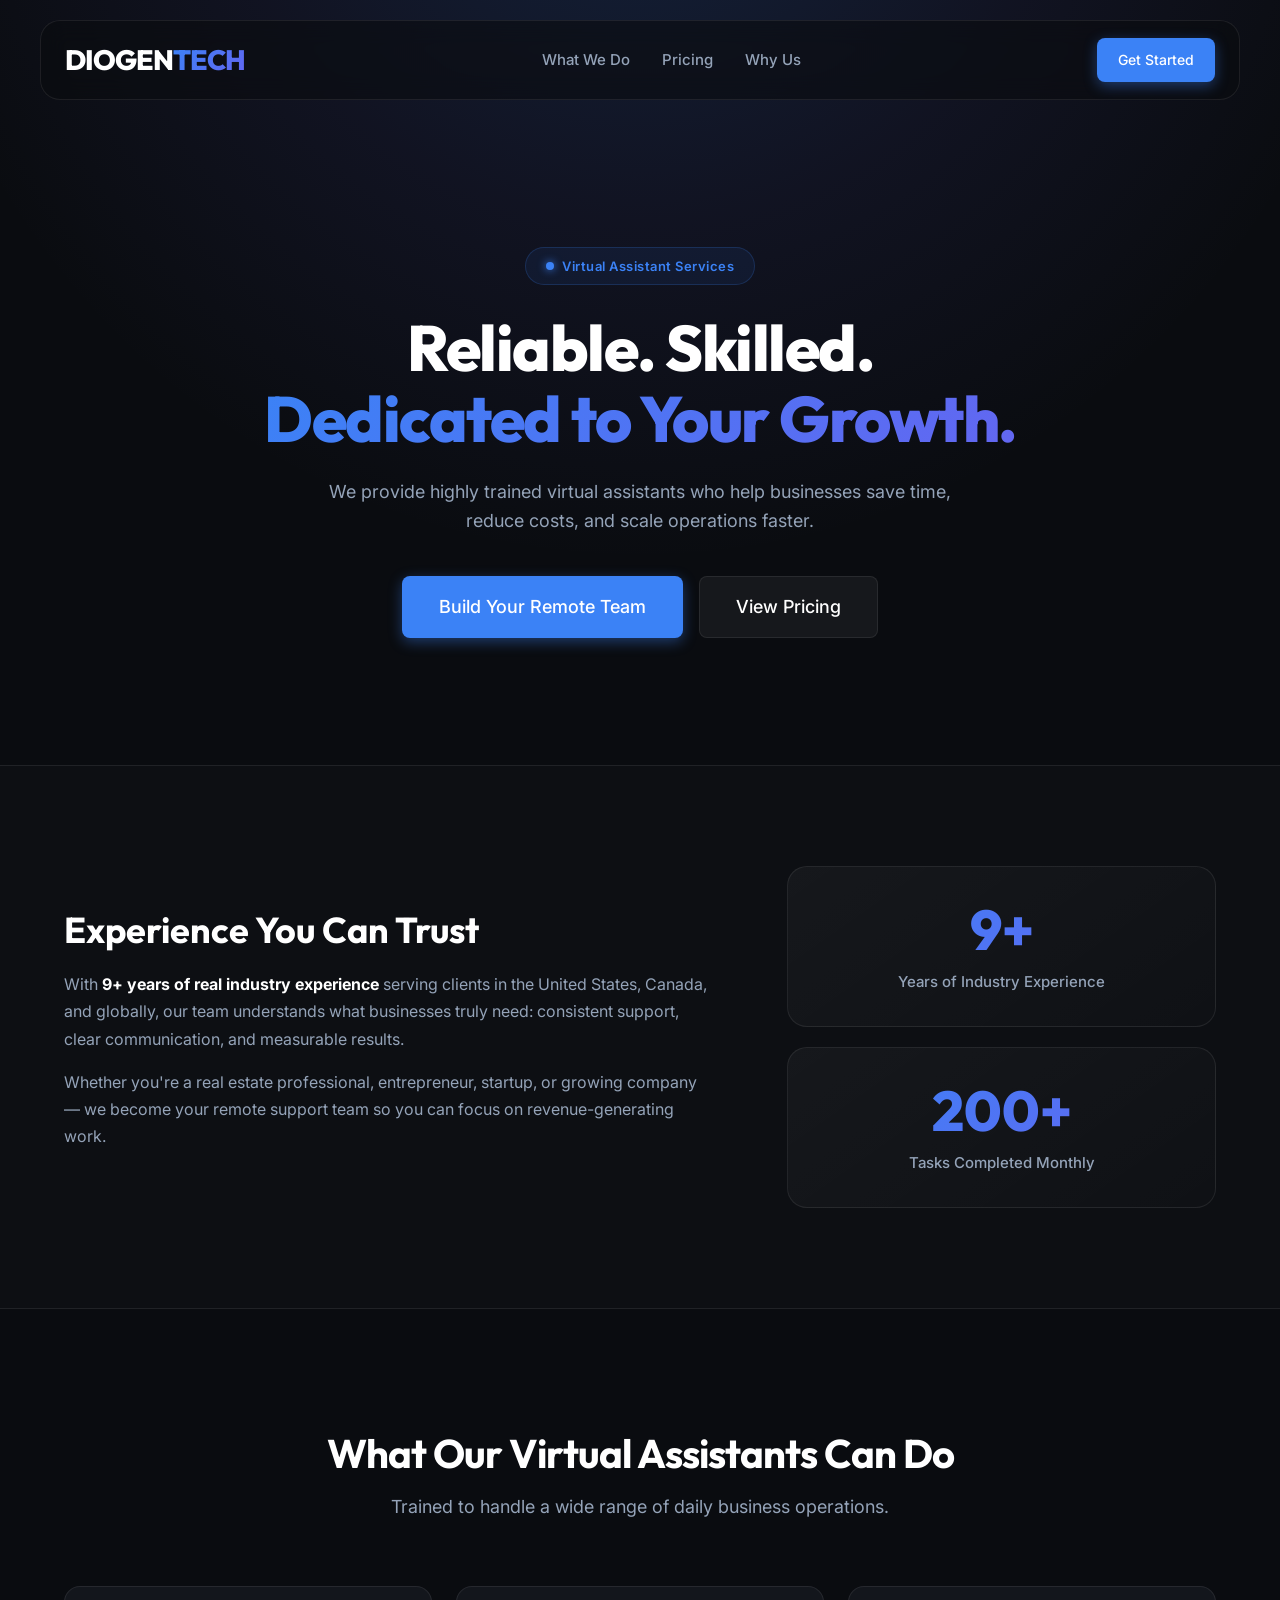
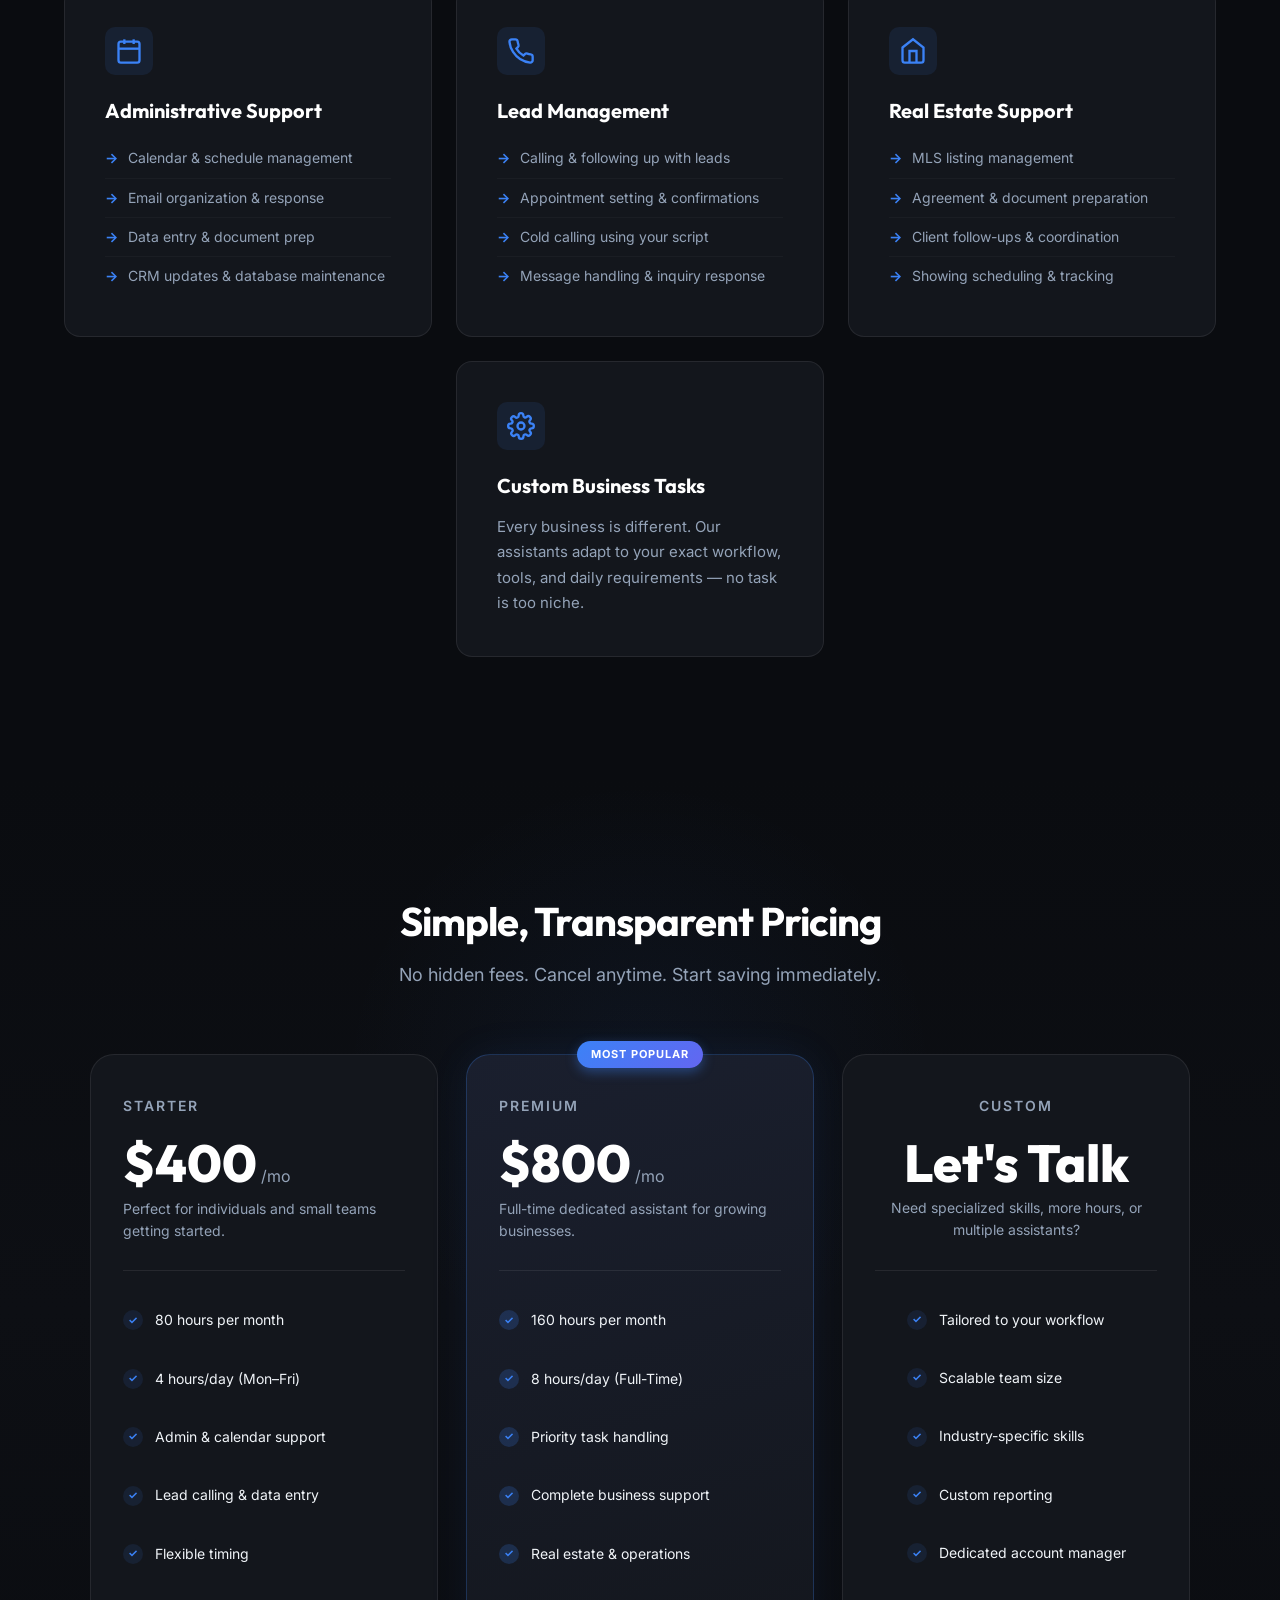
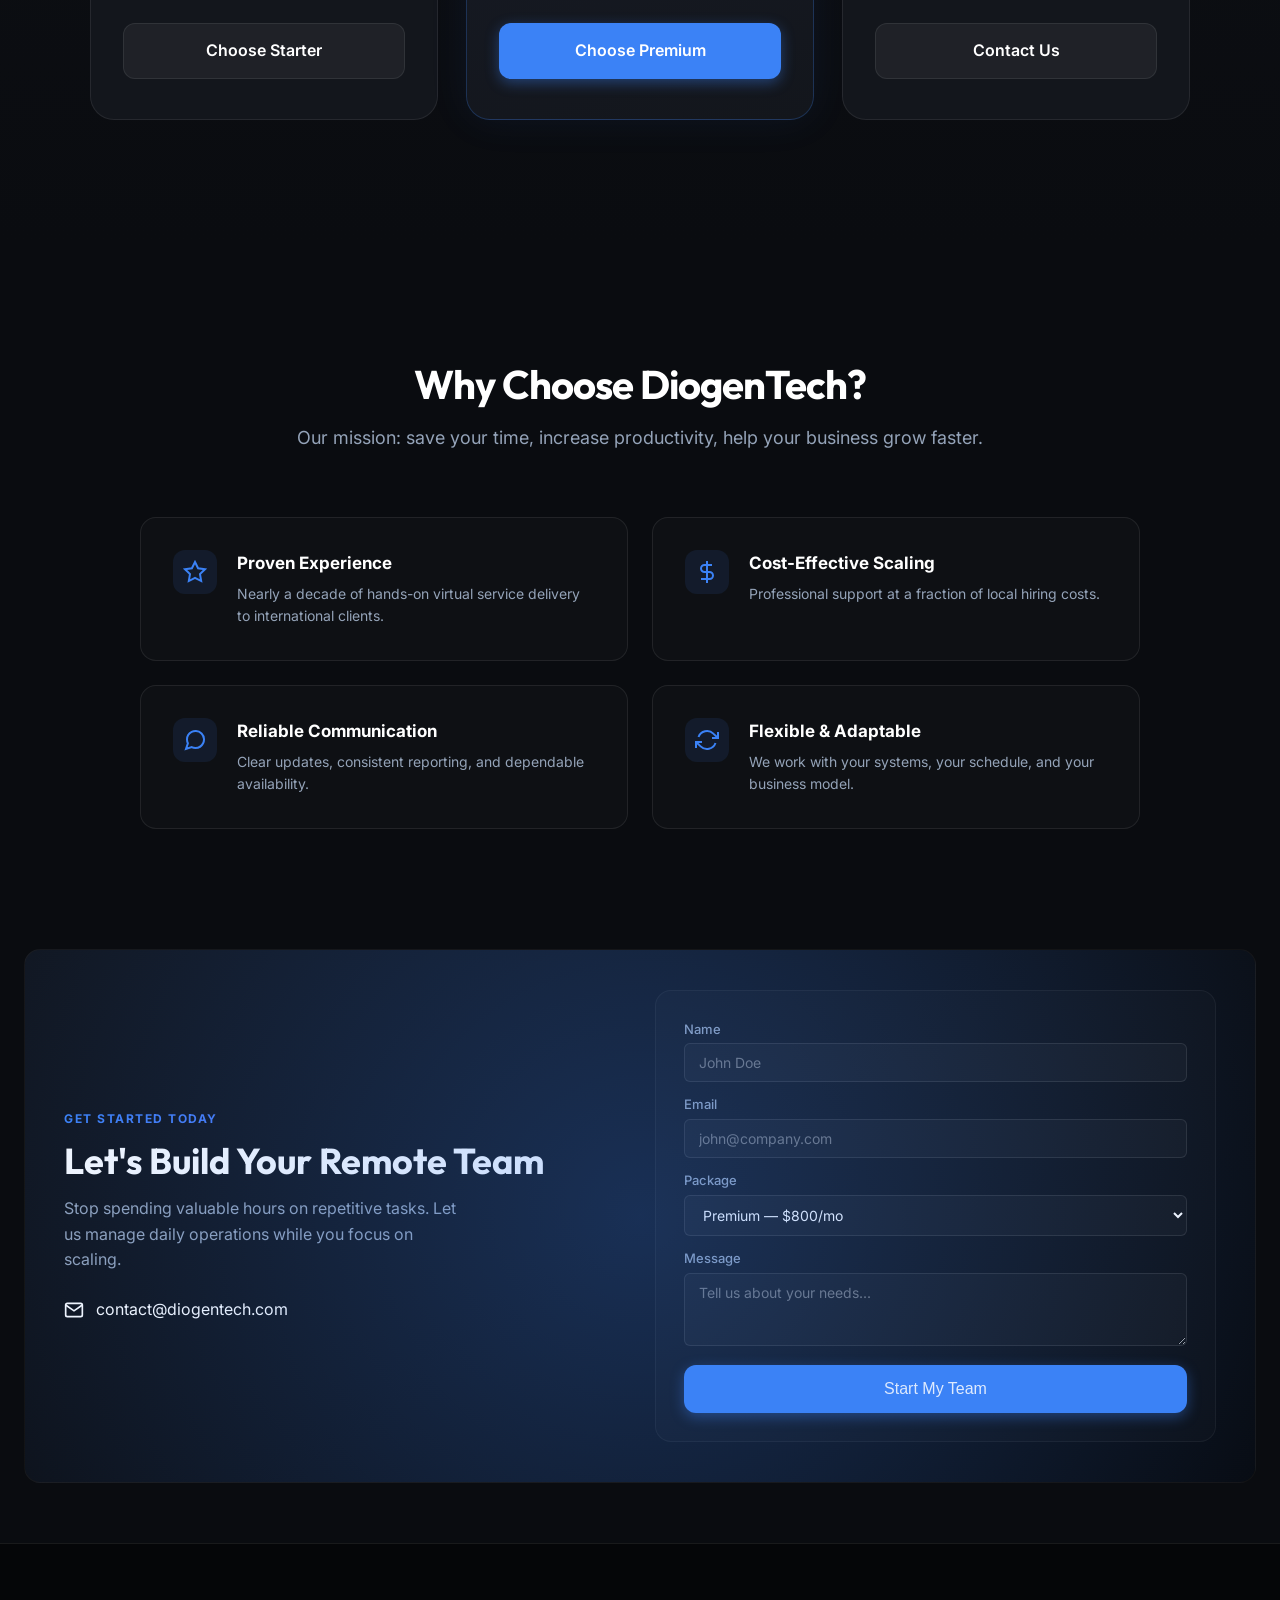
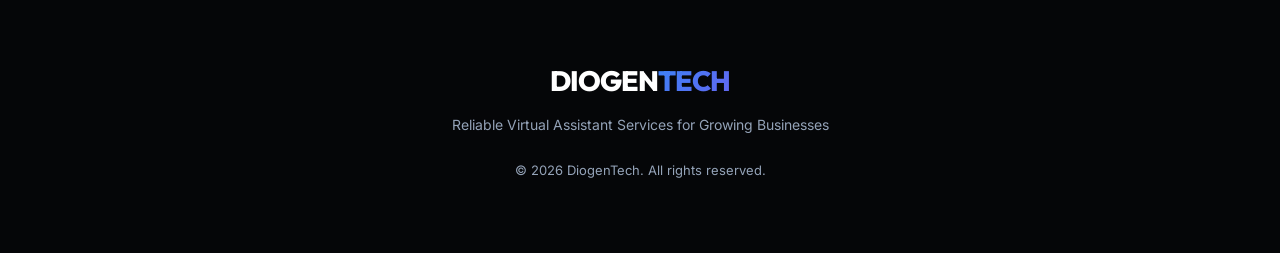
<file: virtual-assistant.html>
<!DOCTYPE html>
<html lang="en">

<head>
    <meta charset="UTF-8">
    <meta name="viewport" content="width=device-width, initial-scale=1.0">
    <meta name="description"
        content="Hire dedicated virtual assistants with 9+ years experience. Admin support, lead management, real estate operations. Starting at $400/mo.">
    <title>Virtual Assistant Services | DiogenTech</title>
    <link rel="preconnect" href="https://fonts.googleapis.com">
    <link rel="preconnect" href="https://fonts.gstatic.com" crossorigin>
    <link
        href="https://fonts.googleapis.com/css2?family=Inter:wght@300;400;500;600;700;800&family=Outfit:wght@500;700&display=swap"
        rel="stylesheet">
    <link rel="stylesheet" href="styles.css?v=2">
    <link rel="stylesheet" href="va-styles.css?v=2">
</head>

<body>
    <!-- Mobile Nav (hidden by default, shown via JS) -->
    <div class="mobile-nav-overlay" style="display:none;opacity:0;visibility:hidden;"></div>
    <nav class="mobile-nav" style="display:none;visibility:hidden;">
        <a href="index.html">Home</a>
        <a href="#capabilities">Services</a>
        <a href="#pricing">Pricing</a>
        <a href="#contact">Contact</a>
    </nav>

    <!-- Header -->
    <header class="site-header">
        <div class="container header-container">
            <a href="index.html" class="logo">DIOGEN<span>TECH</span></a>
            <nav class="main-nav">
                <ul>
                    <li><a href="#capabilities">What We Do</a></li>
                    <li><a href="#pricing">Pricing</a></li>
                    <li><a href="#why">Why Us</a></li>
                </ul>
            </nav>
            <div style="display:flex;gap:16px;align-items:center;">
                <a href="#contact" class="btn btn-primary btn-sm hidden-mobile">Get Started</a>
                <button class="mobile-menu-toggle" style="display:none;">☰</button>
            </div>
        </div>
    </header>

    <!-- Hero -->
    <section class="hero-section va-hero">
        <div class="hero-bg-accent"></div>
        <div class="container hero-content">
            <span class="benefit-tag">Virtual Assistant Services</span>
            <h1 class="hero-title">Reliable. Skilled.<br><span class="text-gradient">Dedicated to Your Growth.</span>
            </h1>
            <p class="hero-subtitle">We provide highly trained virtual assistants who help businesses save time, reduce
                costs, and scale operations faster.</p>
            <div class="hero-cta-group">
                <a href="#contact" class="btn btn-primary btn-lg">Build Your Remote Team</a>
                <a href="#pricing" class="btn btn-secondary btn-lg">View Pricing</a>
            </div>
        </div>
    </section>

    <!-- Experience / Intro -->
    <section class="intro-section">
        <div class="container intro-grid">
            <div class="intro-text">
                <h2>Experience You Can Trust</h2>
                <p>With <strong>9+ years of real industry experience</strong> serving clients in the United States,
                    Canada, and globally, our team understands what businesses truly need: consistent support, clear
                    communication, and measurable results.</p>
                <p>Whether you're a real estate professional, entrepreneur, startup, or growing company — we become your
                    remote support team so you can focus on revenue-generating work.</p>
            </div>
            <div class="intro-stats">
                <div class="stat-card">
                    <span class="stat-val">9+</span>
                    <span class="stat-label">Years of Industry Experience</span>
                </div>
                <div class="stat-card">
                    <span class="stat-val">200+</span>
                    <span class="stat-label">Tasks Completed Monthly</span>
                </div>
            </div>
        </div>
    </section>

    <!-- Capabilities -->
    <section id="capabilities" class="services-section va-capabilities">
        <div class="container">
            <div class="section-header">
                <h2 class="section-title">What Our Virtual Assistants Can Do</h2>
                <p class="section-desc">Trained to handle a wide range of daily business operations.</p>
            </div>
            <div class="services-grid">
                <!-- Admin -->
                <div class="service-card">
                    <div class="service-icon">
                        <svg viewBox="0 0 24 24" fill="none" stroke="currentColor" stroke-width="2">
                            <rect x="3" y="4" width="18" height="18" rx="2" />
                            <line x1="16" y1="2" x2="16" y2="6" />
                            <line x1="8" y1="2" x2="8" y2="6" />
                            <line x1="3" y1="10" x2="21" y2="10" />
                        </svg>
                    </div>
                    <h3>Administrative Support</h3>
                    <ul class="task-list">
                        <li>Calendar & schedule management</li>
                        <li>Email organization & response</li>
                        <li>Data entry & document prep</li>
                        <li>CRM updates & database maintenance</li>
                    </ul>
                </div>
                <!-- Lead Mgmt -->
                <div class="service-card">
                    <div class="service-icon">
                        <svg viewBox="0 0 24 24" fill="none" stroke="currentColor" stroke-width="2">
                            <path
                                d="M22 16.92v3a2 2 0 0 1-2.18 2 19.79 19.79 0 0 1-8.63-3.07 19.5 19.5 0 0 1-6-6 19.79 19.79 0 0 1-3.07-8.67A2 2 0 0 1 4.11 2h3a2 2 0 0 1 2 1.72c.127.96.361 1.903.7 2.81a2 2 0 0 1-.45 2.11L8.09 9.91a16 16 0 0 0 6 6l1.27-1.27a2 2 0 0 1 2.11-.45c.907.339 1.85.573 2.81.7A2 2 0 0 1 22 16.92z" />
                        </svg>
                    </div>
                    <h3>Lead Management</h3>
                    <ul class="task-list">
                        <li>Calling & following up with leads</li>
                        <li>Appointment setting & confirmations</li>
                        <li>Cold calling using your script</li>
                        <li>Message handling & inquiry response</li>
                    </ul>
                </div>
                <!-- Real Estate -->
                <div class="service-card">
                    <div class="service-icon">
                        <svg viewBox="0 0 24 24" fill="none" stroke="currentColor" stroke-width="2">
                            <path d="M3 9l9-7 9 7v11a2 2 0 0 1-2 2H5a2 2 0 0 1-2-2z" />
                            <polyline points="9 22 9 12 15 12 15 22" />
                        </svg>
                    </div>
                    <h3>Real Estate Support</h3>
                    <ul class="task-list">
                        <li>MLS listing management</li>
                        <li>Agreement & document preparation</li>
                        <li>Client follow-ups & coordination</li>
                        <li>Showing scheduling & tracking</li>
                    </ul>
                </div>
                <!-- Custom -->
                <div class="service-card">
                    <div class="service-icon">
                        <svg viewBox="0 0 24 24" fill="none" stroke="currentColor" stroke-width="2">
                            <circle cx="12" cy="12" r="3" />
                            <path
                                d="M19.4 15a1.65 1.65 0 0 0 .33 1.82l.06.06a2 2 0 0 1-2.83 2.83l-.06-.06a1.65 1.65 0 0 0-1.82-.33 1.65 1.65 0 0 0-1 1.51V21a2 2 0 0 1-4 0v-.09A1.65 1.65 0 0 0 9 19.4a1.65 1.65 0 0 0-1.82.33l-.06.06a2 2 0 0 1-2.83-2.83l.06-.06A1.65 1.65 0 0 0 4.68 15a1.65 1.65 0 0 0-1.51-1H3a2 2 0 0 1 0-4h.09A1.65 1.65 0 0 0 4.6 9a1.65 1.65 0 0 0-.33-1.82l-.06-.06a2 2 0 0 1 2.83-2.83l.06.06A1.65 1.65 0 0 0 9 4.68a1.65 1.65 0 0 0 1-1.51V3a2 2 0 0 1 4 0v.09a1.65 1.65 0 0 0 1 1.51 1.65 1.65 0 0 0 1.82-.33l.06-.06a2 2 0 0 1 2.83 2.83l-.06.06A1.65 1.65 0 0 0 19.4 9a1.65 1.65 0 0 0 1.51 1H21a2 2 0 0 1 0 4h-.09a1.65 1.65 0 0 0-1.51 1z" />
                        </svg>
                    </div>
                    <h3>Custom Business Tasks</h3>
                    <p style="color:var(--text-muted);font-size:15px;line-height:1.7;">Every business is different. Our
                        assistants adapt to your exact workflow, tools, and daily requirements — no task is too niche.
                    </p>
                </div>
            </div>
        </div>
    </section>

    <!-- Pricing -->
    <section id="pricing" class="pricing-section">
        <div class="container">
            <div class="section-header">
                <h2 class="section-title">Simple, Transparent Pricing</h2>
                <p class="section-desc">No hidden fees. Cancel anytime. Start saving immediately.</p>
            </div>
            <div class="pricing-grid">
                <!-- Starter -->
                <div class="pricing-card">
                    <span class="plan-name">Starter</span>
                    <div class="price-row"><span class="price-amount">$400</span><span class="price-period">/mo</span>
                    </div>
                    <p class="price-desc">Perfect for individuals and small teams getting started.</p>
                    <ul class="plan-features">
                        <li><span class="check-icon">✓</span>80 hours per month</li>
                        <li><span class="check-icon">✓</span>4 hours/day (Mon–Fri)</li>
                        <li><span class="check-icon">✓</span>Admin & calendar support</li>
                        <li><span class="check-icon">✓</span>Lead calling & data entry</li>
                        <li><span class="check-icon">✓</span>Flexible timing</li>
                    </ul>
                    <div class="pricing-cta"><a href="#contact" class="btn btn-secondary">Choose Starter</a></div>
                </div>
                <!-- Premium -->
                <div class="pricing-card featured">
                    <span class="popular-badge">Most Popular</span>
                    <span class="plan-name">Premium</span>
                    <div class="price-row"><span class="price-amount">$800</span><span class="price-period">/mo</span>
                    </div>
                    <p class="price-desc">Full-time dedicated assistant for growing businesses.</p>
                    <ul class="plan-features">
                        <li><span class="check-icon">✓</span>160 hours per month</li>
                        <li><span class="check-icon">✓</span>8 hours/day (Full-Time)</li>
                        <li><span class="check-icon">✓</span>Priority task handling</li>
                        <li><span class="check-icon">✓</span>Complete business support</li>
                        <li><span class="check-icon">✓</span>Real estate & operations</li>
                    </ul>
                    <div class="pricing-cta"><a href="#contact" class="btn btn-primary">Choose Premium</a></div>
                </div>
                <!-- Custom -->
                <div class="pricing-card" style="text-align: center;">
                    <span class="plan-name">Custom</span>
                    <div class="price-row" style="justify-content: center;"><span class="price-amount">Let's Talk</span>
                    </div>
                    <p class="price-desc" style="width: 100%;">Need specialized skills, more hours, or multiple
                        assistants?</p>
                    <ul class="plan-features" style="display: inline-block; text-align: left; margin: 0 auto 32px;">
                        <li><span class="check-icon">✓</span>Tailored to your workflow</li>
                        <li><span class="check-icon">✓</span>Scalable team size</li>
                        <li><span class="check-icon">✓</span>Industry-specific skills</li>
                        <li><span class="check-icon">✓</span>Custom reporting</li>
                        <li><span class="check-icon">✓</span>Dedicated account manager</li>
                    </ul>
                    <div class="pricing-cta"><a href="#contact" class="btn btn-secondary">Contact Us</a></div>
                </div>
            </div>
        </div>
    </section>

    <!-- Why Choose Us -->
    <section id="why" class="why-section">
        <div class="container">
            <div class="section-header">
                <h2 class="section-title">Why Choose DiogenTech?</h2>
                <p class="section-desc">Our mission: save your time, increase productivity, help your business grow
                    faster.</p>
            </div>
            <div class="why-grid">
                <div class="why-card">
                    <div class="why-icon">
                        <svg viewBox="0 0 24 24" fill="none" stroke="currentColor" stroke-width="2">
                            <path
                                d="M12 2l3.09 6.26L22 9.27l-5 4.87 1.18 6.88L12 17.77l-6.18 3.25L7 14.14 2 9.27l6.91-1.01L12 2z" />
                        </svg>
                    </div>
                    <div><strong>Proven Experience</strong>
                        <p>Nearly a decade of hands-on virtual service delivery to international clients.</p>
                    </div>
                </div>
                <div class="why-card">
                    <div class="why-icon">
                        <svg viewBox="0 0 24 24" fill="none" stroke="currentColor" stroke-width="2">
                            <line x1="12" y1="1" x2="12" y2="23" />
                            <path d="M17 5H9.5a3.5 3.5 0 0 0 0 7h5a3.5 3.5 0 0 1 0 7H6" />
                        </svg>
                    </div>
                    <div><strong>Cost-Effective Scaling</strong>
                        <p>Professional support at a fraction of local hiring costs.</p>
                    </div>
                </div>
                <div class="why-card">
                    <div class="why-icon">
                        <svg viewBox="0 0 24 24" fill="none" stroke="currentColor" stroke-width="2">
                            <path
                                d="M21 11.5a8.38 8.38 0 0 1-.9 3.8 8.5 8.5 0 0 1-7.6 4.7 8.38 8.38 0 0 1-3.8-.9L3 21l1.9-5.7a8.38 8.38 0 0 1-.9-3.8 8.5 8.5 0 0 1 4.7-7.6 8.38 8.38 0 0 1 3.8-.9h.5a8.48 8.48 0 0 1 8 8v.5z" />
                        </svg>
                    </div>
                    <div><strong>Reliable Communication</strong>
                        <p>Clear updates, consistent reporting, and dependable availability.</p>
                    </div>
                </div>
                <div class="why-card">
                    <div class="why-icon">
                        <svg viewBox="0 0 24 24" fill="none" stroke="currentColor" stroke-width="2">
                            <polyline points="23 4 23 10 17 10" />
                            <polyline points="1 20 1 14 7 14" />
                            <path d="M3.51 9a9 9 0 0 1 14.85-3.36L23 10M1 14l4.64 4.36A9 9 0 0 0 20.49 15" />
                        </svg>
                    </div>
                    <div><strong>Flexible & Adaptable</strong>
                        <p>We work with your systems, your schedule, and your business model.</p>
                    </div>
                </div>
            </div>
        </div>
    </section>

    <!-- CTA / Contact -->
    <section id="contact" class="cta-section" style="margin:0 24px 60px;">
        <div class="cta-bg-glimmer"></div>
        <div class="container cta-grid">
            <div class="cta-text-content">
                <span class="text-gradient"
                    style="font-weight:700;letter-spacing:1.5px;text-transform:uppercase;font-size:12px;display:block;margin-bottom:12px;">Get
                    Started Today</span>
                <h2 class="cta-title" style="font-size:36px;margin-bottom:16px;line-height:1.1;">Let's Build Your Remote
                    Team</h2>
                <p class="cta-text" style="font-size:16px;color:var(--text-muted);max-width:400px;margin-bottom:24px;">
                    Stop spending valuable hours on repetitive tasks. Let us manage daily operations while you focus on
                    scaling.</p>
                <div style="display:flex;align-items:center;gap:12px;color:white;margin-top:20px;">
                    <svg width="20" height="20" fill="none" stroke="currentColor" stroke-width="2" viewBox="0 0 24 24">
                        <path d="M4 4h16c1.1 0 2 .9 2 2v12c0 1.1-.9 2-2 2H4c-1.1 0-2-.9-2-2V6c0-1.1.9-2 2-2z" />
                        <path d="M22 6l-10 7L2 6" />
                    </svg>
                    contact@diogentech.com
                </div>
            </div>
            <div
                style="background:rgba(255,255,255,0.02);padding:28px;border-radius:16px;border:1px solid rgba(255,255,255,0.05);">
                <form class="contact-form-detailed" name="va-inquiry" method="POST" data-netlify="true"
                    data-netlify-honeypot="bot-field">
                    <input type="hidden" name="form-name" value="va-inquiry">
                    <p style="display:none;"><label>Don't fill this out: <input name="bot-field" /></label></p>
                    <div class="form-group"><label for="name">Name</label><input type="text" id="name" name="name"
                            placeholder="John Doe" required></div>
                    <div class="form-group"><label for="email">Email</label><input type="email" id="email" name="email"
                            placeholder="john@company.com" required></div>
                    <div class="form-group"><label for="package">Package</label>
                        <select id="package" name="package"
                            style="width:100%;background:rgba(255,255,255,0.03);border:1px solid rgba(255,255,255,0.1);border-radius:6px;padding:10px 14px;color:white;font-family:var(--font-sans);font-size:14px;">
                            <option value="starter">Starter — $400/mo</option>
                            <option value="premium" selected>Premium — $800/mo</option>
                            <option value="custom">Custom Solution</option>
                        </select>
                    </div>
                    <div class="form-group"><label for="message">Message</label><textarea id="message" name="message"
                            rows="3" placeholder="Tell us about your needs..."></textarea></div>
                    <button type="submit" class="btn btn-primary"
                        style="width:100%;text-align:center;padding:14px;font-size:16px;border-radius:12px;">Start My
                        Team</button>
                </form>
            </div>
        </div>
    </section>

    <!-- Footer -->
    <footer class="site-footer">
        <div class="container" style="text-align:center;padding:40px 24px;">
            <a href="index.html" class="logo" style="display:block;margin-bottom:16px;">DIOGEN<span>TECH</span></a>
            <p style="color:var(--text-muted);font-size:14px;margin-bottom:24px;">Reliable Virtual Assistant Services
                for Growing Businesses</p>
            <p style="color:var(--text-muted);font-size:13px;">&copy; 2026 DiogenTech. All rights reserved.</p>
        </div>
    </footer>

    <script src="script.js?v=2"></script>
</body>

</html>
</file>
<file: styles.css>
/* 
   DiogenTech - High-End Agency Theme
   Main Styling 
*/

:root {
  /* Color Palette - Dark Neutral Base + Accents */
  --bg-dark: #0a0c10;
  --bg-card: #13161c;
  --bg-card-hover: #1c2029;
  --text-main: #f0f4f8;
  --text-muted: #94a3b8;

  --primary: #3b82f6;
  /* Vibrant Blue */
  --primary-glow: rgba(59, 130, 246, 0.4);
  --secondary: #6366f1;
  /* Indigo */

  --accent-gradient: linear-gradient(135deg, #3b82f6 0%, #6366f1 100%);

  --border-color: rgba(255, 255, 255, 0.08);

  /* Typography */
  --font-sans: "Inter", sans-serif;
  --font-heading: "Outfit", sans-serif;

  /* Spacing */
  --container-max: 1200px;
  --header-height: 80px;
}

@media (max-width: 992px) {
  .hidden-mobile {
    display: none !important;
  }
}

/* Reset & Base */
* {
  margin: 0;
  padding: 0;
  box-sizing: border-box;
}

html {
  scroll-behavior: smooth;
  scroll-padding-top: 120px;
  /* Account for fixed header + spacing */
}

body {
  background-color: var(--bg-dark);
  color: var(--text-main);
  font-family: var(--font-sans);
  line-height: 1.6;
  -webkit-font-smoothing: antialiased;
  overflow-x: hidden;
}

h1,
h2,
h3,
h4,
.logo {
  font-family: var(--font-heading);
  color: #fff;
  line-height: 1.2;
}

a {
  text-decoration: none;
  color: inherit;
  transition: all 0.3s ease;
}

ul {
  list-style: none;
}

.container {
  max-width: var(--container-max);
  margin: 0 auto;
  padding: 0 24px;
}

/* Utilities */
.text-gradient {
  background: var(--accent-gradient);
  -webkit-background-clip: text;
  -webkit-text-fill-color: transparent;
  background-clip: text;
}

/* Buttons */
.btn {
  display: inline-block;
  padding: 12px 28px;
  border-radius: 8px;
  font-weight: 500;
  font-size: 16px;
  cursor: pointer;
  transition: all 0.3s cubic-bezier(0.4, 0, 0.2, 1);
}

.btn-sm {
  padding: 10px 20px;
  font-size: 14px;
}

.btn-lg {
  padding: 16px 36px;
  font-size: 18px;
}

.btn-primary {
  background: var(--primary);
  color: white;
  box-shadow: 0 4px 14px var(--primary-glow);
  border: 1px solid transparent;
}

.btn-primary:hover {
  transform: translateY(-2px);
  box-shadow: 0 6px 20px var(--primary-glow);
  background: #2563eb;
}

.btn-secondary {
  background: rgba(255, 255, 255, 0.05);
  color: white;
  border: 1px solid var(--border-color);
}

.btn-secondary:hover {
  background: rgba(255, 255, 255, 0.1);
  border-color: rgba(255, 255, 255, 0.2);
}

/* Header */
.site-header {
  position: fixed;
  top: 20px;
  left: 0;
  right: 0;
  margin: 0 auto;
  width: 94%;
  max-width: 1200px;
  height: var(--header-height);

  /* Default background */
  background-color: rgba(10, 12, 16, 0.6);

  backdrop-filter: blur(12px);
  border: 1px solid rgba(255, 255, 255, 0.08);
  border-radius: 20px;
  z-index: 1000;
  display: flex;
  align-items: center;
  transition: all 0.3s ease;
}

.site-header.scrolled {
  background-color: rgba(10, 12, 16, 0.95);
  box-shadow: 0 10px 30px -10px rgba(0, 0, 0, 0.5);
  border-color: rgba(255, 255, 255, 0.15);
  top: 10px;
  /* Subtle movement on scroll or stay at 20px? Let's keep it at 20px or tighter */
}

.header-container {
  width: 100%;
  display: flex;
  align-items: center;
  justify-content: space-between;
}

.logo {
  font-family: var(--font-heading);
  font-weight: 800;
  font-size: 28px;
  letter-spacing: -1px;
  text-transform: uppercase;
  color: white;
  text-decoration: none;
  display: flex;
  align-items: center;
}

.logo span {
  background: var(--accent-gradient);
  -webkit-background-clip: text;
  -webkit-text-fill-color: transparent;
  background-clip: text;
  color: transparent;
}

.main-nav ul {
  display: flex;
  gap: 32px;
}

.main-nav a {
  font-size: 15px;
  color: var(--text-muted);
  font-weight: 500;
}

.main-nav a:hover {
  color: white;
}

/* Hero Section */
.hero-section {
  position: relative;
  padding-top: calc(var(--header-height) + 100px);
  padding-bottom: 120px;
  min-height: 90vh;
  display: flex;
  align-items: center;
  overflow: hidden;
}

.hero-bg-accent {
  position: absolute;
  top: -20%;
  right: -10%;
  width: 800px;
  height: 800px;
  background: radial-gradient(
    circle,
    rgba(59, 130, 246, 0.15) 0%,
    rgba(10, 12, 16, 0) 70%
  );
  pointer-events: none;
  z-index: 0;
}

.hero-content {
  position: relative;
  z-index: 1;
  max-width: 800px;
}

.hero-title {
  font-size: 64px;
  font-weight: 800;
  letter-spacing: -1.5px;
  margin-bottom: 24px;
  line-height: 1.1;
}

.hero-subtitle {
  font-size: 20px;
  color: var(--text-muted);
  max-width: 600px;
  margin-bottom: 40px;
}

.hero-cta-group {
  display: flex;
  gap: 16px;
}

/* Trust Strip */
.trust-strip {
  border-top: 1px solid var(--border-color);
  border-bottom: 1px solid var(--border-color);
  padding: 32px 0;
  background: rgba(255, 255, 255, 0.01);
}

.trust-container {
  display: flex;
  align-items: center;
  justify-content: space-between;
  flex-wrap: wrap;
  gap: 32px;
}

.trust-label {
  font-size: 14px;
  text-transform: uppercase;
  letter-spacing: 1px;
  color: var(--text-muted);
  font-weight: 600;
}

.trust-metrics {
  display: flex;
  gap: 48px;
}

.metric-item {
  display: flex;
  align-items: center;
  gap: 12px;
}

.metric-value {
  font-family: var(--font-heading);
  font-weight: 700;
  font-size: 24px;
  color: white;
}

.metric-desc {
  font-size: 14px;
  color: var(--text-muted);
}

/* Section Header */
.section-header {
  text-align: center;
  margin-bottom: 64px;
  max-width: 700px;
  margin-left: auto;
  margin-right: auto;
}

.section-title {
  font-size: 40px;
  margin-bottom: 16px;
  letter-spacing: -1px;
}

.section-desc {
  color: var(--text-muted);
  font-size: 18px;
}

/* Services */
.services-section {
  padding: 120px 0;
}

.services-grid {
  display: grid;
  grid-template-columns: repeat(auto-fit, minmax(300px, 1fr));
  gap: 24px;
}

.service-card {
  background: var(--bg-card);
  border: 1px solid var(--border-color);
  padding: 40px;
  border-radius: 16px;
  transition: all 0.3s ease;
  cursor: pointer;
  display: block;
  text-decoration: none;
  color: inherit;
}

.service-card:hover {
  transform: translateY(-5px);
  background: var(--bg-card-hover);
  border-color: rgba(59, 130, 246, 0.3);
  box-shadow: 0 20px 40px -10px rgba(0, 0, 0, 0.5);
}

.service-icon {
  width: 48px;
  height: 48px;
  margin-bottom: 24px;
  color: var(--primary);
  background: rgba(59, 130, 246, 0.1);
  border-radius: 10px;
  display: flex;
  align-items: center;
  justify-content: center;
  padding: 10px;
}

.service-card h3 {
  font-size: 20px;
  margin-bottom: 12px;
}

.service-card p {
  color: var(--text-muted);
  font-size: 15px;
  line-height: 1.6;
}

/* Process */
.process-section {
  padding: 100px 0;
  position: relative;
  background: linear-gradient(180deg, var(--bg-dark) 0%, #0f1218 100%);
}

.process-steps {
  display: flex;
  align-items: flex-start;
  justify-content: space-between;
  position: relative;
}

.step-item {
  flex: 1;
  position: relative;
  z-index: 2;
  padding-right: 20px;
}

.step-number {
  font-size: 64px;
  font-weight: 800;
  color: rgba(255, 255, 255, 0.05);
  line-height: 1;
  margin-bottom: -20px;
  margin-left: -10px;
}

.step-item h4 {
  font-size: 20px;
  margin-bottom: 8px;
  color: var(--primary);
}

.step-item p {
  font-size: 14px;
  color: var(--text-muted);
}

.step-connector {
  flex-grow: 1;
  height: 1px;
  background: var(--border-color);
  margin-top: 40px;
  display: block;
}

.step-item:last-child {
  padding-right: 0;
}

.step-connector:last-child {
  display: none;
}

/* Why Choose Us */
.why-us-section {
  padding: 120px 0;
}

.why-us-grid {
  display: grid;
  grid-template-columns: 1fr 1fr;
  gap: 80px;
  align-items: center;
}

.why-us-intro {
  font-size: 24px;
  font-weight: 500;
  margin-bottom: 40px;
  line-height: 1.4;
}

.why-us-list li {
  display: flex;
  gap: 16px;
  margin-bottom: 24px;
}

.list-icon {
  width: 24px;
  height: 24px;
  background: var(--primary);
  border-radius: 50%;
  display: flex;
  align-items: center;
  justify-content: center;
  font-size: 12px;
  color: white;
  flex-shrink: 0;
  margin-top: 4px;
}

.why-us-list strong {
  display: block;
  font-size: 18px;
  margin-bottom: 4px;
  color: white;
}

.why-us-list p {
  color: var(--text-muted);
}

.why-us-visual {
  position: relative;
  height: 500px;
  background: var(--bg-card);
  border-radius: 24px;
  border: 1px solid var(--border-color);
  overflow: hidden;
}

.abstract-shape {
  position: absolute;
  top: -50%;
  left: -50%;
  width: 200%;
  height: 200%;
  background: radial-gradient(
    circle,
    rgba(99, 102, 241, 0.1) 0%,
    rgba(10, 12, 16, 0) 50%
  );
  animation: rotate 20s linear infinite;
}

@keyframes rotate {
  from {
    transform: rotate(0deg);
  }

  to {
    transform: rotate(360deg);
  }
}

.card-visual {
  position: absolute;
  background: rgba(255, 255, 255, 0.05);
  backdrop-filter: blur(20px);
  border: 1px solid rgba(255, 255, 255, 0.1);
  padding: 20px;
  border-radius: 16px;
  box-shadow: 0 20px 40px rgba(0, 0, 0, 0.3);
}

.card-1 {
  top: 25%;
  left: 15%;
  width: 260px;
}

.card-header {
  display: flex;
  justify-content: space-between;
  align-items: center;
  margin-bottom: 12px;
}

.card-header span {
  font-size: 14px;
  color: var(--text-muted);
}

.badge-success {
  background: rgba(74, 222, 128, 0.15);
  color: #4ade80;
  padding: 4px 8px;
  border-radius: 12px;
  font-size: 12px !important;
  font-weight: 700;
}

.graph-wrapper {
  width: 100%;
  height: 80px;
  overflow: hidden;
  position: relative;
  border-bottom: 1px solid rgba(255, 255, 255, 0.05);
}

.graph-path-line {
  stroke-dasharray: 200;
  stroke-dashoffset: 200;
  animation: drawGraph 2.5s ease-out forwards infinite;
}

.graph-path-fill {
  opacity: 0;
  animation: fadeGraph 2.5s ease-out forwards infinite;
}

@keyframes drawGraph {
  0% {
    stroke-dashoffset: 200;
  }

  40% {
    stroke-dashoffset: 0;
  }

  90% {
    stroke-dashoffset: 0;
  }

  /* Pause */
  100% {
    stroke-dashoffset: 0;
  }
}

@keyframes fadeGraph {
  0% {
    opacity: 0;
  }

  40% {
    opacity: 1;
  }

  90% {
    opacity: 1;
  }

  /* Pause */
  100% {
    opacity: 1;
  }
}

.card-2 {
  bottom: 20%;
  right: 15%;
  width: 180px;
}

/* Removed old cta-section styles to avoid duplication, new definition is below */

.cta-bg-glimmer {
  position: absolute;
  top: -50%;
  left: -50%;
  width: 200%;
  height: 200%;
  background: radial-gradient(
    circle,
    rgba(59, 130, 246, 0.3) 0%,
    rgba(0, 0, 0, 0) 60%
  );
  pointer-events: none;
}

.cta-content {
  position: relative;
  z-index: 1;
}

.cta-title {
  font-size: 48px;
  margin-bottom: 16px;
}

.cta-text {
  font-size: 20px;
  color: rgba(255, 255, 255, 0.8);
  margin-bottom: 40px;
}

/* Detailed Contact Form */
.contact-form-detailed {
  width: 100%;
}

.form-group {
  margin-bottom: 12px;
}

.form-group label {
  display: block;
  margin-bottom: 4px;
  color: var(--text-muted);
  font-size: 13px;
  font-weight: 500;
}

.form-group input,
.form-group textarea {
  width: 100%;
  background: rgba(255, 255, 255, 0.03);
  border: 1px solid rgba(255, 255, 255, 0.1);
  border-radius: 6px;
  padding: 10px 14px;
  color: white;
  font-size: 14px;
  font-family: var(--font-sans);
  transition: all 0.3s ease;
  resize: vertical;
}

.form-group input:focus,
.form-group textarea:focus {
  background: rgba(255, 255, 255, 0.08);
  border-color: var(--primary);
  box-shadow: 0 0 0 3px rgba(59, 130, 246, 0.1);
}

.cta-section {
  padding: 40px 0;
  margin: 30px 24px;
  border-radius: 16px;
  /* Elegant dark background instead of harsh blue */
  background: linear-gradient(145deg, #0f1218 0%, #050608 100%);
  border: 1px solid rgba(255, 255, 255, 0.05);
  position: relative;
  overflow: hidden;
}

.cta-grid {
  display: grid;
  grid-template-columns: 1fr 1fr;
  gap: 30px;
  align-items: center;
}

@media (max-width: 900px) {
  .cta-grid {
    grid-template-columns: 1fr;
    gap: 40px;
  }
}

/* Footer */
.site-footer {
  border-top: 1px solid var(--border-color);
  padding: 80px 0 32px;
  background: #050608;
}

.footer-grid {
  display: grid;
  grid-template-columns: 2fr 1fr 1fr 1fr;
  gap: 64px;
  margin-bottom: 64px;
}

.footer-tagline {
  color: var(--text-muted);
  margin-top: 16px;
}

.footer-links h4 {
  font-size: 16px;
  margin-bottom: 24px;
  color: white;
}

.footer-links li {
  margin-bottom: 12px;
}

.footer-links a {
  color: var(--text-muted);
  font-size: 14px;
}

.footer-links a:hover {
  color: var(--primary);
}

.footer-bottom {
  border-top: 1px solid var(--border-color);
  padding-top: 32px;
  text-align: center;
  color: var(--text-muted);
  font-size: 13px;
}

/* Responsive */
@media (max-width: 992px) {
  .hero-title {
    font-size: 48px;
  }

  .process-steps {
    flex-direction: column;
    gap: 32px;
  }

  .step-connector {
    display: none;
  }

  .why-us-grid {
    grid-template-columns: 1fr;
  }

  .footer-grid {
    grid-template-columns: 1fr 1fr;
    gap: 40px;
  }

  .main-nav {
    display: none;
    /* For simplicity in this iteration, typically a burger menu */
  }
}

@media (max-width: 768px) {
  .trust-container {
    flex-direction: column;
    align-items: flex-start;
  }

  .trust-metrics {
    flex-wrap: wrap;
    gap: 24px;
  }
}

/* Pricing Section */
.pricing-section {
  padding: 100px 0;
  background: linear-gradient(180deg, var(--bg-dark) 0%, #0f1218 100%);
}

.pricing-grid {
  display: grid;
  grid-template-columns: repeat(auto-fit, minmax(300px, 1fr));
  gap: 32px;
  margin-top: 64px;
}

.pricing-card {
  background: var(--bg-card);
  border: 1px solid var(--border-color);
  border-radius: 20px;
  padding: 40px;
  position: relative;
  transition: all 0.3s ease;
  display: flex;
  flex-direction: column;
}

.pricing-card:hover {
  transform: translateY(-8px);
  border-color: rgba(59, 130, 246, 0.4);
  box-shadow: 0 20px 40px -10px rgba(0, 0, 0, 0.5);
}

.pricing-card.featured {
  background: linear-gradient(145deg, #1e2330 0%, #13161c 100%);
  border-color: rgba(59, 130, 246, 0.3);
}

.popular-badge {
  position: absolute;
  top: -12px;
  left: 50%;
  transform: translateX(-50%);
  background: var(--primary);
  color: white;
  padding: 6px 16px;
  border-radius: 20px;
  font-size: 12px;
  font-weight: 700;
  text-transform: uppercase;
  letter-spacing: 1px;
  box-shadow: 0 4px 12px rgba(59, 130, 246, 0.4);
}

.price-header {
  text-align: center;
  margin-bottom: 32px;
}

.plan-name {
  font-size: 18px;
  color: var(--text-muted);
  font-weight: 500;
  margin-bottom: 16px;
  display: block;
}

.price-amount {
  font-size: 48px;
  font-weight: 800;
  color: white;
  font-family: var(--font-heading);
  line-height: 1;
}

.price-period {
  font-size: 16px;
  color: var(--text-muted);
  font-weight: 400;
}

.plan-features {
  margin-bottom: 32px;
  flex-grow: 1;
}

.plan-features li {
  display: flex;
  align-items: center;
  gap: 12px;
  margin-bottom: 16px;
  color: var(--text-main);
  font-size: 15px;
}

.feature-icon {
  color: var(--primary);
  flex-shrink: 0;
}

.pricing-cta {
  width: 100%;
  text-align: center;
  margin-top: auto;
}

/* Form Select Styling */
select,
select option {
  background: #13161c;
  color: #f0f4f8;
}

select option:checked {
  background: #3b82f6;
  color: white;
}

/* Process / How We Work */
.process-section {
  padding: 120px 0;
  background: linear-gradient(
    180deg,
    var(--bg-dark) 0%,
    #0c0e13 50%,
    var(--bg-dark) 100%
  );
}

.process-steps {
  display: grid;
  grid-template-columns: 1fr auto 1fr auto 1fr auto 1fr;
  align-items: start;
  gap: 0;
  max-width: 1100px;
  margin: 0 auto;
}

.step-item {
  padding: 32px 24px;
  position: relative;
  text-align: center;
}

.step-number {
  font-size: 72px;
  font-weight: 800;
  font-family: var(--font-heading);
  background: linear-gradient(
    180deg,
    rgba(59, 130, 246, 0.2) 0%,
    transparent 100%
  );
  -webkit-background-clip: text;
  -webkit-text-fill-color: transparent;
  background-clip: text;
  line-height: 1;
  margin-bottom: 16px;
  user-select: none;
}

.step-item h4 {
  font-size: 18px;
  font-weight: 700;
  color: #fff;
  margin-bottom: 10px;
  font-family: var(--font-heading);
}

.step-item p {
  font-size: 14px;
  color: var(--text-muted);
  line-height: 1.6;
}

.step-connector {
  width: 48px;
  height: 2px;
  background: linear-gradient(
    90deg,
    rgba(59, 130, 246, 0.5) 0%,
    rgba(99, 102, 241, 0.3) 100%
  );
  align-self: center;
  margin-top: -20px;
  border-radius: 1px;
  position: relative;
}

.step-connector::after {
  content: "";
  position: absolute;
  right: -3px;
  top: -3px;
  width: 8px;
  height: 8px;
  border-radius: 50%;
  background: var(--primary);
  box-shadow: 0 0 10px rgba(59, 130, 246, 0.5);
}

@media (max-width: 992px) {
  .process-steps {
    grid-template-columns: 1fr;
    gap: 8px;
    max-width: 400px;
  }

  .step-connector {
    width: 2px;
    height: 32px;
    margin: 0 auto;
    background: linear-gradient(
      180deg,
      rgba(59, 130, 246, 0.5) 0%,
      rgba(99, 102, 241, 0.3) 100%
    );
  }

  .step-connector::after {
    right: -3px;
    top: auto;
    bottom: -3px;
  }
}

/* Mobile Navigation */
.mobile-menu-toggle {
  display: none;
  background: none;
  border: none;
  color: white;
  font-size: 24px;
  cursor: pointer;
  z-index: 1001;
}

.mobile-nav {
  position: fixed;
  top: 0;
  right: -100%;
  width: 300px;
  height: 100vh;
  background: var(--bg-card);
  border-left: 1px solid var(--border-color);
  padding: 100px 40px;
  transition:
    right 0.3s cubic-bezier(0.4, 0, 0.2, 1),
    visibility 0.3s;
  z-index: 999;
  display: flex;
  flex-direction: column;
  gap: 24px;
  box-shadow: -20px 0 40px rgba(0, 0, 0, 0.5);
  visibility: hidden;
}

.mobile-nav.open {
  right: 0;
  visibility: visible;
}

.mobile-nav a {
  font-size: 18px;
  font-weight: 500;
  color: var(--text-main);
  padding: 12px 0;
  border-bottom: 1px solid rgba(255, 255, 255, 0.05);
}

.mobile-nav-overlay {
  position: fixed;
  top: 0;
  left: 0;
  width: 100%;
  height: 100%;
  background: rgba(0, 0, 0, 0.7);
  backdrop-filter: blur(4px);
  z-index: 998;
  opacity: 0;
  visibility: hidden;
  transition: all 0.3s ease;
}

.mobile-nav-overlay.open {
  opacity: 1;
  visibility: visible;
}

@media (max-width: 992px) {
  .main-nav {
    display: none;
  }

  .mobile-menu-toggle {
    display: block;
  }
}
</file>
<file: software-styles.css>
/* ===== Custom Software & AI Page Styles ===== */

:root {
    --neon-blue: #00f3ff;
    --neon-purple: #bc13fe;
    --deep-bg: #030305;
    --glass-border: rgba(255, 255, 255, 0.08);
    --glass-bg: rgba(255, 255, 255, 0.02);
}

body.software-page {
    background-color: var(--deep-bg);
    color: #e0e0e0;
}

/* --- Hero Section with Abstract Grid --- */
.software-hero {
    position: relative;
    min-height: 90vh;
    display: flex;
    align-items: center;
    justify-content: center;
    overflow: hidden;
    padding-top: 80px;
    /* Header offset */
}

.software-hero::before {
    content: '';
    position: absolute;
    width: 200%;
    height: 200%;
    background-image:
        linear-gradient(rgba(0, 243, 255, 0.03) 1px, transparent 1px),
        linear-gradient(90deg, rgba(0, 243, 255, 0.03) 1px, transparent 1px);
    background-size: 50px 50px;
    background-position: center center;
    transform: perspective(500px) rotateX(60deg) translateY(-100px) translateZ(-200px);
    animation: gridMove 20s linear infinite;
    pointer-events: none;
    z-index: 1;
}

@keyframes gridMove {
    0% {
        transform: perspective(500px) rotateX(60deg) translateY(0) translateZ(-200px);
    }

    100% {
        transform: perspective(500px) rotateX(60deg) translateY(50px) translateZ(-200px);
    }
}

.hero-glow {
    position: absolute;
    top: 50%;
    left: 50%;
    transform: translate(-50%, -50%);
    width: 600px;
    height: 600px;
    background: radial-gradient(circle, rgba(188, 19, 254, 0.15) 0%, rgba(0, 243, 255, 0.05) 40%, transparent 70%);
    filter: blur(80px);
    z-index: 0;
    pointer-events: none;
}

.software-hero .hero-content {
    position: relative;
    z-index: 2;
    text-align: center;
    max-width: 1000px;
}

.tech-tag {
    display: inline-flex;
    align-items: center;
    gap: 8px;
    padding: 6px 16px;
    border: 1px solid var(--neon-blue);
    background: rgba(0, 243, 255, 0.05);
    color: var(--neon-blue);
    font-size: 12px;
    letter-spacing: 2px;
    text-transform: uppercase;
    border-radius: 4px;
    margin-bottom: 32px;
    box-shadow: 0 0 15px rgba(0, 243, 255, 0.2);
}

.glitch-text {
    font-size: 72px;
    line-height: 1.1;
    margin-bottom: 24px;
    font-weight: 800;
    background: linear-gradient(to right, #fff, #a5a5a5);
    -webkit-background-clip: text;
    background-clip: text;
    -webkit-text-fill-color: transparent;
    position: relative;
}

.glitch-accent {
    background: linear-gradient(90deg, var(--neon-blue), var(--neon-purple));
    -webkit-background-clip: text;
    background-clip: text;
    -webkit-text-fill-color: transparent;
}

/* --- Feature Cards (Holographic Feel) --- */
.tech-grid {
    display: grid;
    grid-template-columns: repeat(3, 1fr);
    gap: 32px;
    margin-top: 60px;
}

.tech-card {
    background: var(--glass-bg);
    border: 1px solid var(--glass-border);
    padding: 40px 32px;
    border-radius: 16px;
    position: relative;
    overflow: hidden;
    transition: all 0.4s ease;
    backdrop-filter: blur(10px);
}

.tech-card::before {
    content: '';
    position: absolute;
    top: 0;
    left: 0;
    width: 100%;
    height: 100%;
    background: linear-gradient(135deg, rgba(255, 255, 255, 0.03) 0%, transparent 100%);
    opacity: 0;
    transition: opacity 0.4s ease;
}

.tech-card:hover {
    transform: translateY(-10px);
    border-color: rgba(0, 243, 255, 0.3);
    box-shadow: 0 10px 40px rgba(0, 0, 0, 0.5), 0 0 20px rgba(0, 243, 255, 0.1);
}

.tech-card:hover::before {
    opacity: 1;
}

.tech-icon {
    width: 50px;
    height: 50px;
    margin-bottom: 24px;
    color: var(--neon-blue);
    filter: drop-shadow(0 0 8px rgba(0, 243, 255, 0.4));
}

.tech-card h3 {
    font-size: 20px;
    margin-bottom: 12px;
    color: #fff;
    font-family: var(--font-heading);
}

.tech-card p {
    font-size: 15px;
    color: #8892b0;
    line-height: 1.6;
}

/* --- "Hidden" Pricing / Consultation --- */
.consult-section {
    padding: 120px 0;
    position: relative;
    text-align: center;
}

.consult-card {
    max-width: 900px;
    margin: 0 auto;
    background: linear-gradient(145deg, #0a0c10, #050505);
    border: 1px solid rgba(188, 19, 254, 0.3);
    border-radius: 32px;
    padding: 80px 40px;
    position: relative;
    box-shadow: 0 0 60px rgba(188, 19, 254, 0.1);
}

.consult-label {
    color: var(--neon-purple);
    font-size: 14px;
    letter-spacing: 2px;
    text-transform: uppercase;
    margin-bottom: 24px;
    display: block;
    font-weight: 700;
}

.consult-title {
    font-size: 48px;
    color: white;
    margin-bottom: 24px;
    font-family: var(--font-heading);
}

.consult-desc {
    font-size: 18px;
    color: #a0a0a0;
    max-width: 600px;
    margin: 0 auto 48px;
    line-height: 1.6;
}

.btn-neon {
    background: transparent;
    border: 1px solid var(--neon-purple);
    color: var(--neon-purple);
    padding: 16px 48px;
    font-size: 16px;
    font-weight: 600;
    letter-spacing: 1px;
    text-transform: uppercase;
    transition: all 0.3s ease;
    box-shadow: 0 0 15px rgba(188, 19, 254, 0.2);
}

.btn-neon:hover {
    background: var(--neon-purple);
    color: white;
    box-shadow: 0 0 30px rgba(188, 19, 254, 0.6);
}



/* --- Responsive --- */
@media (max-width: 992px) {
    .glitch-text {
        font-size: 48px;
    }

    .tech-grid {
        grid-template-columns: 1fr;
    }

    .consult-title {
        font-size: 32px;
    }

    .consult-card {
        padding: 40px 24px;
    }


}

/* --- Tech Stack Section (Holographic Redesign) --- */
.tech-stack-section {
    padding: 100px 0;
    position: relative;
    background: radial-gradient(circle at 50% 50%, rgba(0, 243, 255, 0.03) 0%, transparent 70%);
    overflow: hidden;
}

/* Decorative background line */
.tech-stack-section::before {
    content: '';
    position: absolute;
    top: 0;
    left: 50%;
    transform: translateX(-50%);
    width: 1px;
    height: 100%;
    background: linear-gradient(to bottom, transparent, var(--glass-border), transparent);
}

.stack-grid {
    display: grid;
    grid-template-columns: repeat(2, 1fr);
    gap: 30px;
    max-width: 1100px;
    margin: 60px auto 0;
    position: relative;
    z-index: 2;
}

/* Holographic Cards */
.stack-category {
    background: rgba(10, 12, 16, 0.6);
    border: 1px solid rgba(255, 255, 255, 0.05);
    border-radius: 24px;
    padding: 40px;
    position: relative;
    backdrop-filter: blur(12px);
    transition: all 0.4s cubic-bezier(0.175, 0.885, 0.32, 1.275);
    overflow: hidden;
}

/* Glowing border effect on hover */
.stack-category::before {
    content: '';
    position: absolute;
    inset: 0;
    border-radius: 24px;
    padding: 2px;
    background: linear-gradient(45deg, transparent, rgba(0, 243, 255, 0.3), transparent);
    -webkit-mask: linear-gradient(#fff 0 0) content-box, linear-gradient(#fff 0 0);
    mask: linear-gradient(#fff 0 0) content-box, linear-gradient(#fff 0 0);
    -webkit-mask-composite: xor;
    mask-composite: exclude;
    opacity: 0.5;
    transition: opacity 0.4s ease;
}

.stack-category:hover {
    transform: translateY(-5px) scale(1.01);
    box-shadow: 0 20px 40px rgba(0, 0, 0, 0.4);
    border-color: rgba(0, 243, 255, 0.2);
}

.stack-category:hover::before {
    opacity: 1;
    background: linear-gradient(45deg, var(--neon-purple), var(--neon-blue));
}

.stack-category h3 {
    font-size: 24px;
    color: #fff;
    margin-bottom: 24px;
    display: flex;
    align-items: center;
    gap: 12px;
    font-family: var(--font-heading);
}

/* Header Accent */
.stack-category h3::before {
    content: '';
    display: block;
    width: 8px;
    height: 8px;
    background: var(--neon-blue);
    border-radius: 50%;
    box-shadow: 0 0 10px var(--neon-blue);
}

/* Tech Tags / Pills */
.stack-tags {
    display: flex;
    flex-wrap: wrap;
    gap: 10px;
}

.tech-pill {
    background: rgba(255, 255, 255, 0.03);
    border: 1px solid rgba(255, 255, 255, 0.1);
    color: #b0b0b0;
    padding: 10px 20px;
    border-radius: 8px;
    font-size: 14px;
    font-weight: 500;
    transition: all 0.3s ease;
    cursor: default;
    position: relative;
    overflow: hidden;
}

/* Pill Glow Effect */
.tech-pill:hover {
    color: white;
    background: rgba(0, 243, 255, 0.1);
    border-color: var(--neon-blue);
    box-shadow: 0 0 15px rgba(0, 243, 255, 0.2);
    text-shadow: 0 0 5px rgba(0, 243, 255, 0.5);
}

/* AI Specific Styles */
.stack-category:nth-child(3) h3::before {
    background: var(--neon-purple);
    box-shadow: 0 0 10px var(--neon-purple);
}

.tech-pill.pill-ai:hover {
    background: rgba(188, 19, 254, 0.1);
    border-color: var(--neon-purple);
    box-shadow: 0 0 15px rgba(188, 19, 254, 0.2);
    text-shadow: 0 0 5px rgba(188, 19, 254, 0.5);
}

@media (max-width: 992px) {
    .stack-grid {
        grid-template-columns: 1fr;
        gap: 24px;
    }
}
</file>
<file: va-styles.css>
/* ===== Virtual Assistant Page Styles ===== */

/* Hero Overrides */
.va-hero {
    min-height: 85vh;
    padding-bottom: 60px;
    position: relative;
    text-align: center;
}

.va-hero .hero-content {
    max-width: 900px;
    margin: 0 auto;
}

.va-hero .hero-bg-accent {
    background: radial-gradient(ellipse at 50% 0%, rgba(59, 130, 246, 0.2) 0%, rgba(99, 102, 241, 0.08) 40%, transparent 70%);
    width: 120%;
    left: -10%;
    top: -30%;
}

.va-hero .hero-cta-group {
    justify-content: center;
}

.va-hero .hero-subtitle {
    max-width: 680px;
    margin-left: auto;
    margin-right: auto;
    font-size: 18px;
}

.benefit-tag {
    display: inline-flex;
    align-items: center;
    gap: 8px;
    padding: 8px 20px;
    background: rgba(59, 130, 246, 0.08);
    border: 1px solid rgba(59, 130, 246, 0.2);
    color: var(--primary);
    border-radius: 50px;
    font-size: 13px;
    font-weight: 600;
    margin-bottom: 28px;
    letter-spacing: 0.5px;
}

.benefit-tag::before {
    content: '';
    width: 8px;
    height: 8px;
    border-radius: 50%;
    background: var(--primary);
    box-shadow: 0 0 8px var(--primary);
}

/* Intro / Experience */
.intro-section {
    padding: 100px 0;
    border-top: 1px solid var(--border-color);
    border-bottom: 1px solid var(--border-color);
    background: rgba(255, 255, 255, 0.01);
}

.intro-grid {
    display: grid;
    grid-template-columns: 1.2fr 0.8fr;
    gap: 80px;
    align-items: center;
}

.intro-text h2 {
    font-size: 36px;
    margin-bottom: 20px;
    font-family: var(--font-heading);
    color: #fff;
}

.intro-text p {
    color: var(--text-muted);
    font-size: 16px;
    line-height: 1.7;
    margin-bottom: 16px;
}

.intro-text strong {
    color: #fff;
}

.intro-stats {
    display: flex;
    flex-direction: column;
    gap: 20px;
}

.stat-card {
    background: linear-gradient(145deg, rgba(255, 255, 255, 0.04) 0%, rgba(255, 255, 255, 0.01) 100%);
    border: 1px solid var(--border-color);
    border-radius: 20px;
    padding: 32px;
    text-align: center;
    transition: all 0.3s ease;
}

.stat-card:hover {
    border-color: rgba(59, 130, 246, 0.3);
    transform: translateY(-4px);
    box-shadow: 0 12px 32px rgba(0, 0, 0, 0.3);
}

.stat-val {
    font-size: 56px;
    font-weight: 800;
    font-family: var(--font-heading);
    background: var(--accent-gradient);
    -webkit-background-clip: text;
    -webkit-text-fill-color: transparent;
    background-clip: text;
    display: block;
    line-height: 1.1;
    margin-bottom: 8px;
}

.stat-label {
    color: var(--text-muted);
    font-size: 15px;
    font-weight: 500;
}

/* Capabilities */
.va-capabilities .service-card {
    cursor: default;
    min-height: 280px;
}

.va-capabilities .service-card h3 {
    margin-bottom: 16px;
}

.task-list {
    list-style: none;
    padding: 0;
    margin: 0;
}

.task-list li {
    display: flex;
    align-items: center;
    gap: 10px;
    padding: 8px 0;
    font-size: 14px;
    color: var(--text-muted);
    border-bottom: 1px solid rgba(255, 255, 255, 0.03);
}

.task-list li:last-child {
    border-bottom: none;
}

.task-list li::before {
    content: '→';
    color: var(--primary);
    font-weight: 700;
    flex-shrink: 0;
}

/* Pricing */

/* Service Grid Override to Center Last Item */
.va-capabilities .services-grid> :last-child {
    grid-column: 2;
}

@media (max-width: 992px) {
    .va-capabilities .services-grid> :last-child {
        grid-column: auto;
    }
}

.pricing-section {
    padding: 120px 0;
    background: linear-gradient(180deg, var(--bg-dark) 0%, #0d0f14 50%, var(--bg-dark) 100%);
    position: relative;
}

.pricing-section::before {
    content: '';
    position: absolute;
    top: 0;
    left: 50%;
    transform: translateX(-50%);
    width: 600px;
    height: 600px;
    background: radial-gradient(circle, rgba(59, 130, 246, 0.06) 0%, transparent 70%);
    pointer-events: none;
}

.pricing-grid {
    display: grid;
    grid-template-columns: repeat(3, 1fr);
    gap: 28px;
    max-width: 1100px;
    margin: 0 auto;
    position: relative;
    z-index: 1;
}

.pricing-card {
    background: var(--bg-card);
    border: 1px solid var(--border-color);
    border-radius: 24px;
    padding: 40px 32px;
    display: flex;
    flex-direction: column;
    transition: all 0.4s cubic-bezier(0.4, 0, 0.2, 1);
    position: relative;
    overflow: hidden;
}

.pricing-card::before {
    content: '';
    position: absolute;
    top: 0;
    left: 0;
    right: 0;
    height: 3px;
    background: transparent;
    transition: background 0.3s;
}

.pricing-card:hover {
    transform: translateY(-8px);
    border-color: rgba(59, 130, 246, 0.3);
    box-shadow: 0 24px 48px -12px rgba(0, 0, 0, 0.6);
}

.pricing-card:hover::before {
    background: var(--accent-gradient);
}

.pricing-card.featured {
    background: linear-gradient(165deg, #1a1f2e 0%, #13161c 100%);
    border-color: rgba(59, 130, 246, 0.25);
    box-shadow: 0 0 40px rgba(59, 130, 246, 0.08);
    transform: scale(1.02);
    padding-top: 40px;
    position: relative;
    overflow: visible;
}

.pricing-card.featured:hover {
    transform: scale(1.03) translateY(-8px);
}

.pricing-card.featured::before {
    background: transparent;
    border-radius: 24px 24px 0 0;
}

.popular-badge {
    position: absolute;
    top: -14px;
    left: 50%;
    transform: translateX(-50%);
    background: var(--accent-gradient);
    color: white;
    padding: 5px 14px;
    border-radius: 50px;
    font-size: 11px;
    font-weight: 700;
    text-transform: uppercase;
    letter-spacing: 1px;
    white-space: nowrap;
}

.plan-name {
    font-size: 14px;
    text-transform: uppercase;
    letter-spacing: 2px;
    color: var(--text-muted);
    font-weight: 600;
    margin-bottom: 20px;
    display: block;
}

.price-row {
    display: flex;
    align-items: baseline;
    gap: 4px;
    margin-bottom: 8px;
}

.price-amount {
    font-size: 52px;
    font-weight: 800;
    color: #fff;
    font-family: var(--font-heading);
    line-height: 1;
}

.price-period {
    font-size: 16px;
    color: var(--text-muted);
}

.price-desc {
    font-size: 14px;
    color: var(--text-muted);
    margin-bottom: 28px;
    padding-bottom: 28px;
    border-bottom: 1px solid var(--border-color);
}

.plan-features {
    list-style: none;
    padding: 0;
    margin: 0 0 32px 0;
    flex-grow: 1;
}

.plan-features li {
    display: flex;
    align-items: center;
    gap: 12px;
    padding: 10px 0;
    font-size: 14px;
    color: var(--text-main);
}

.check-icon {
    width: 20px;
    height: 20px;
    background: rgba(59, 130, 246, 0.1);
    border-radius: 50%;
    display: flex;
    align-items: center;
    justify-content: center;
    flex-shrink: 0;
    color: var(--primary);
    font-size: 11px;
    font-weight: 700;
}

.pricing-card.featured .check-icon {
    background: rgba(59, 130, 246, 0.2);
}

.pricing-cta .btn {
    width: 100%;
    text-align: center;
    padding: 14px 28px;
    border-radius: 12px;
    font-weight: 600;
}

/* Why Choose Section */
.why-section {
    padding: 120px 0;
}

.why-grid {
    display: grid;
    grid-template-columns: repeat(2, 1fr);
    gap: 24px;
    max-width: 1000px;
    margin: 0 auto;
}

.why-card {
    background: rgba(255, 255, 255, 0.02);
    border: 1px solid var(--border-color);
    border-radius: 16px;
    padding: 32px;
    transition: all 0.3s ease;
    display: flex;
    gap: 20px;
}

.why-card:hover {
    background: rgba(255, 255, 255, 0.04);
    border-color: rgba(59, 130, 246, 0.2);
    transform: translateY(-3px);
}

.why-icon {
    width: 44px;
    height: 44px;
    background: rgba(59, 130, 246, 0.1);
    border-radius: 12px;
    display: flex;
    align-items: center;
    justify-content: center;
    flex-shrink: 0;
    color: var(--primary);
}

.why-icon svg {
    width: 24px;
    height: 24px;
}

.why-card strong {
    display: block;
    font-size: 17px;
    color: #fff;
    margin-bottom: 6px;
}

.why-card p {
    font-size: 14px;
    color: var(--text-muted);
    line-height: 1.6;
}

/* CTA Override */
.va-cta .cta-section {
    margin: 0 24px 60px;
}

/* Responsive */
@media (max-width: 992px) {
    .pricing-grid {
        grid-template-columns: 1fr;
        max-width: 440px;
    }

    .pricing-card.featured {
        transform: none;
    }

    .pricing-card.featured:hover {
        transform: translateY(-8px);
    }

    .intro-grid {
        grid-template-columns: 1fr;
        gap: 40px;
    }

    .why-grid {
        grid-template-columns: 1fr;
    }

    .va-hero {
        min-height: 70vh;
    }
}
</file>
<file: marketing-styles.css>
/* ===== Performance Marketing Page Styles ===== */

:root {
    --growth-green: #00ff9d;
    --data-blue: #00b8ff;
    --deep-bg: #030305;
    --glass-border: rgba(255, 255, 255, 0.08);
    --glass-bg: rgba(255, 255, 255, 0.02);
}

body.marketing-page {
    background-color: var(--deep-bg);
    color: #e0e0e0;
    font-family: 'Inter', sans-serif;
}

/* --- Hero Section: Trading Terminal Vibe --- */
.marketing-hero {
    position: relative;
    min-height: 90vh;
    display: flex;
    align-items: center;
    justify-content: center;
    overflow: hidden;
    padding-top: 80px;
}

.marketing-hero::before {
    content: '';
    position: absolute;
    width: 200%;
    height: 200%;
    background-image:
        linear-gradient(rgba(0, 255, 157, 0.03) 1px, transparent 1px),
        linear-gradient(90deg, rgba(0, 184, 255, 0.03) 1px, transparent 1px);
    background-size: 40px 40px;
    background-position: center center;
    transform: perspective(500px) rotateX(60deg) translateY(-100px) translateZ(-200px);
    animation: gridFlow 15s linear infinite;
    pointer-events: none;
    z-index: 1;
}

@keyframes gridFlow {
    0% {
        transform: perspective(500px) rotateX(60deg) translateY(0) translateZ(-200px);
    }

    100% {
        transform: perspective(500px) rotateX(60deg) translateY(40px) translateZ(-200px);
    }
}

.hero-glow {
    position: absolute;
    top: 50%;
    left: 50%;
    transform: translate(-50%, -50%);
    width: 600px;
    height: 600px;
    background: radial-gradient(circle, rgba(0, 255, 157, 0.1) 0%, rgba(0, 184, 255, 0.05) 40%, transparent 70%);
    filter: blur(80px);
    z-index: 0;
    pointer-events: none;
}

.marketing-hero .hero-content {
    position: relative;
    z-index: 2;
    text-align: center;
    max-width: 1000px;
}

.roi-tag {
    display: inline-flex;
    align-items: center;
    gap: 8px;
    padding: 6px 16px;
    border: 1px solid var(--growth-green);
    background: rgba(0, 255, 157, 0.05);
    color: var(--growth-green);
    font-size: 12px;
    letter-spacing: 2px;
    text-transform: uppercase;
    border-radius: 4px;
    margin-bottom: 32px;
    box-shadow: 0 0 15px rgba(0, 255, 157, 0.2);
}

.impact-text {
    font-size: 72px;
    line-height: 1.1;
    margin-bottom: 24px;
    font-weight: 800;
    color: white;
    font-family: 'Outfit', sans-serif;
}

.text-highlight {
    background: linear-gradient(90deg, var(--growth-green), var(--data-blue));
    -webkit-background-clip: text;
    background-clip: text;
    -webkit-text-fill-color: transparent;
}

/* --- Channel Cards (Assets) --- */
.channel-grid {
    display: grid;
    grid-template-columns: repeat(3, 1fr);
    gap: 32px;
    margin-top: 60px;
}

.channel-card {
    background: var(--glass-bg);
    border: 1px solid var(--glass-border);
    padding: 40px 32px;
    border-radius: 16px;
    position: relative;
    overflow: hidden;
    transition: all 0.4s ease;
    backdrop-filter: blur(10px);
}

.channel-card:hover {
    transform: translateY(-10px);
    border-color: rgba(0, 255, 157, 0.3);
    box-shadow: 0 10px 40px rgba(0, 0, 0, 0.5), 0 0 20px rgba(0, 255, 157, 0.1);
}

.channel-icon {
    width: 50px;
    height: 50px;
    margin-bottom: 24px;
    color: var(--growth-green);
    filter: drop-shadow(0 0 8px rgba(0, 255, 157, 0.4));
}

.channel-card h3 {
    font-size: 20px;
    margin-bottom: 12px;
    color: #fff;
    font-family: 'Outfit', sans-serif;
}

.channel-card p {
    font-size: 15px;
    color: #8892b0;
    line-height: 1.6;
}

/* --- Data Section --- */
.data-section {
    padding: 100px 0;
    position: relative;
    border-top: 1px solid var(--glass-border);
    background: rgba(255, 255, 255, 0.005);
}

.data-grid {
    display: grid;
    grid-template-columns: 1fr 1fr;
    gap: 60px;
    align-items: center;
}

.metric-card {
    background: rgba(0, 255, 157, 0.03);
    border: 1px solid rgba(0, 255, 157, 0.1);
    padding: 24px;
    border-radius: 12px;
    margin-bottom: 20px;
}

.metric-value {
    font-size: 32px;
    font-weight: 700;
    color: white;
    font-family: 'Outfit', sans-serif;
    margin-bottom: 4px;
}

.metric-label {
    font-size: 14px;
    color: #a0a0a0;
    text-transform: uppercase;
    letter-spacing: 1px;
}

/* --- Buttons --- */
.btn-growth {
    background: transparent;
    border: 1px solid var(--growth-green);
    color: var(--growth-green);
    padding: 16px 48px;
    font-size: 16px;
    font-weight: 600;
    letter-spacing: 1px;
    text-transform: uppercase;
    transition: all 0.3s ease;
    box-shadow: 0 0 15px rgba(0, 255, 157, 0.2);
    text-decoration: none;
    display: inline-block;
}

.btn-growth:hover {
    background: var(--growth-green);
    color: #000;
    box-shadow: 0 0 30px rgba(0, 255, 157, 0.6);
}

/* --- Consultation Section --- */
.consult-card-marketing {
    max-width: 900px;
    margin: 0 auto;
    background: linear-gradient(145deg, #0a0c10, #050505);
    border: 1px solid rgba(0, 184, 255, 0.3);
    border-radius: 32px;
    padding: 80px 40px;
    position: relative;
    box-shadow: 0 0 60px rgba(0, 184, 255, 0.1);
    text-align: center;
}

/* Responsive */
@media (max-width: 992px) {
    .impact-text {
        font-size: 48px;
    }

    .channel-grid {
        grid-template-columns: 1fr;
    }

    .data-grid {
        grid-template-columns: 1fr;
    }
}
</file>
<file: automation-styles.css>
/* ===== Business Process Automation Page Styles ===== */

:root {
    --amber-energy: #FF9F1C;
    --circuit-blue: #00A8E8;
    --deep-bg: #050505;
    --glass-border: rgba(255, 255, 255, 0.08);
    --glass-bg: rgba(255, 255, 255, 0.02);
    --card-bg: #0a0c10;
}

body.automation-page {
    background-color: var(--deep-bg);
    color: #e0e0e0;
    font-family: 'Inter', sans-serif;
}

/* --- Hero Section: The Neural Network --- */
.automation-hero {
    position: relative;
    min-height: 90vh;
    display: flex;
    align-items: center;
    justify-content: center;
    overflow: hidden;
    padding-top: 80px;
}

/* Circuit Board Background Animation */
.automation-hero::before {
    content: '';
    position: absolute;
    width: 200%;
    height: 200%;
    background-image:
        radial-gradient(var(--glass-border) 1px, transparent 1px),
        linear-gradient(rgba(0, 168, 232, 0.05) 1px, transparent 1px);
    background-size: 40px 40px, 100px 100px;
    background-position: center center;
    box-shadow: inset 0 0 100px #000;
    opacity: 0.5;
    z-index: 1;
    animation: pulseGrid 8s ease-in-out infinite;
}

@keyframes pulseGrid {

    0%,
    100% {
        opacity: 0.3;
    }

    50% {
        opacity: 0.6;
    }
}

.hero-glow {
    position: absolute;
    top: 50%;
    left: 50%;
    transform: translate(-50%, -50%);
    width: 700px;
    height: 700px;
    background: radial-gradient(circle, rgba(255, 159, 28, 0.08) 0%, rgba(0, 168, 232, 0.05) 50%, transparent 80%);
    filter: blur(100px);
    z-index: 0;
    pointer-events: none;
}

.automation-hero .hero-content {
    position: relative;
    z-index: 2;
    text-align: center;
    max-width: 1000px;
}

.status-indicator {
    display: inline-flex;
    align-items: center;
    gap: 8px;
    padding: 6px 16px;
    border: 1px solid var(--amber-energy);
    background: rgba(255, 159, 28, 0.05);
    color: var(--amber-energy);
    font-size: 12px;
    letter-spacing: 2px;
    text-transform: uppercase;
    border-radius: 100px;
    margin-bottom: 32px;
    box-shadow: 0 0 15px rgba(255, 159, 28, 0.2);
}

.status-dot {
    width: 8px;
    height: 8px;
    background: var(--amber-energy);
    border-radius: 50%;
    box-shadow: 0 0 8px var(--amber-energy);
    animation: blink 2s infinite;
}

@keyframes blink {

    0%,
    100% {
        opacity: 1;
    }

    50% {
        opacity: 0.4;
    }
}

.hero-title {
    font-size: 72px;
    line-height: 1.1;
    margin-bottom: 24px;
    font-weight: 800;
    color: white;
    font-family: 'Outfit', sans-serif;
}

.highlight-amber {
    color: var(--amber-energy);
    text-shadow: 0 0 20px rgba(255, 159, 28, 0.3);
}

.highlight-blue {
    color: var(--circuit-blue);
}

/* --- Workflow Cards (Circuit Nodes) --- */
.node-grid {
    display: grid;
    grid-template-columns: repeat(3, 1fr);
    gap: 32px;
    margin-top: 60px;
}

.node-card {
    background: var(--card-bg);
    border: 1px solid var(--glass-border);
    padding: 40px 32px;
    border-radius: 16px;
    position: relative;
    overflow: hidden;
    transition: all 0.4s ease;
}

/* Connecting Line Effect */
.node-card::after {
    content: '';
    position: absolute;
    top: 0;
    left: 0;
    width: 100%;
    height: 2px;
    background: linear-gradient(90deg, transparent, var(--amber-energy), transparent);
    transform: translateX(-100%);
    transition: transform 0.6s ease;
}

.node-card:hover::after {
    transform: translateX(100%);
    transition: transform 1s linear;
}

.node-card:hover {
    transform: translateY(-5px);
    border-color: rgba(255, 159, 28, 0.3);
    box-shadow: 0 10px 30px rgba(0, 0, 0, 0.5);
}

.node-icon {
    width: 50px;
    height: 50px;
    margin-bottom: 24px;
    color: var(--amber-energy);
    filter: drop-shadow(0 0 5px rgba(255, 159, 28, 0.4));
}

.node-card h3 {
    font-family: 'Outfit', sans-serif;
    font-size: 20px;
    color: white;
    margin-bottom: 12px;
}

.node-card p {
    color: #8892b0;
    font-size: 15px;
    line-height: 1.6;
}

/* --- Efficiency Comparison (Before/After) --- */
.efficiency-section {
    padding: 100px 0;
    background: linear-gradient(180deg, var(--deep-bg) 0%, #0d0f14 100%);
    border-top: 1px solid var(--glass-border);
}

.comparison-container {
    display: grid;
    grid-template-columns: 1fr 1fr;
    gap: 0;
    border: 1px solid var(--glass-border);
    border-radius: 20px;
    overflow: hidden;
    max-width: 1000px;
    margin: 40px auto;
}

.state-card {
    padding: 60px 40px;
    position: relative;
}

.state-chaos {
    background: rgba(255, 59, 48, 0.05);
    /* Subtle red tint */
    border-right: 1px solid var(--glass-border);
}

.state-order {
    background: rgba(0, 168, 232, 0.05);
    /* Subtle blue tint */
}

.state-label {
    text-transform: uppercase;
    font-weight: 700;
    letter-spacing: 2px;
    font-size: 12px;
    margin-bottom: 20px;
    display: block;
}

.label-chaos {
    color: #ff3b30;
}

.label-order {
    color: var(--circuit-blue);
}

.state-title {
    font-size: 32px;
    color: white;
    margin-bottom: 16px;
    font-family: 'Outfit', sans-serif;
}

.stat-highlight {
    font-size: 48px;
    font-weight: 800;
    color: white;
    margin: 30px 0;
    font-family: 'Outfit', sans-serif;
}

.stat-desc {
    color: #a0a0a0;
    font-size: 16px;
    line-height: 1.5;
}

/* --- CTA Section --- */
.btn-automate {
    background: var(--amber-energy);
    color: #000;
    padding: 16px 48px;
    border-radius: 8px;
    font-weight: 700;
    text-transform: uppercase;
    letter-spacing: 1px;
    border: none;
    cursor: pointer;
    transition: all 0.3s ease;
    box-shadow: 0 0 20px rgba(255, 159, 28, 0.3);
    text-decoration: none;
    display: inline-block;
}

.btn-automate:hover {
    background: #ffb147;
    box-shadow: 0 0 40px rgba(255, 159, 28, 0.6);
    transform: translateY(-2px);
}

/* Responsive */
@media (max-width: 992px) {
    .hero-title {
        font-size: 48px;
    }

    .node-grid {
        grid-template-columns: 1fr;
    }

    .comparison-container {
        grid-template-columns: 1fr;
        border-right: none;
    }

    .state-chaos {
        border-right: none;
        border-bottom: 1px solid var(--glass-border);
    }
}
</file>
